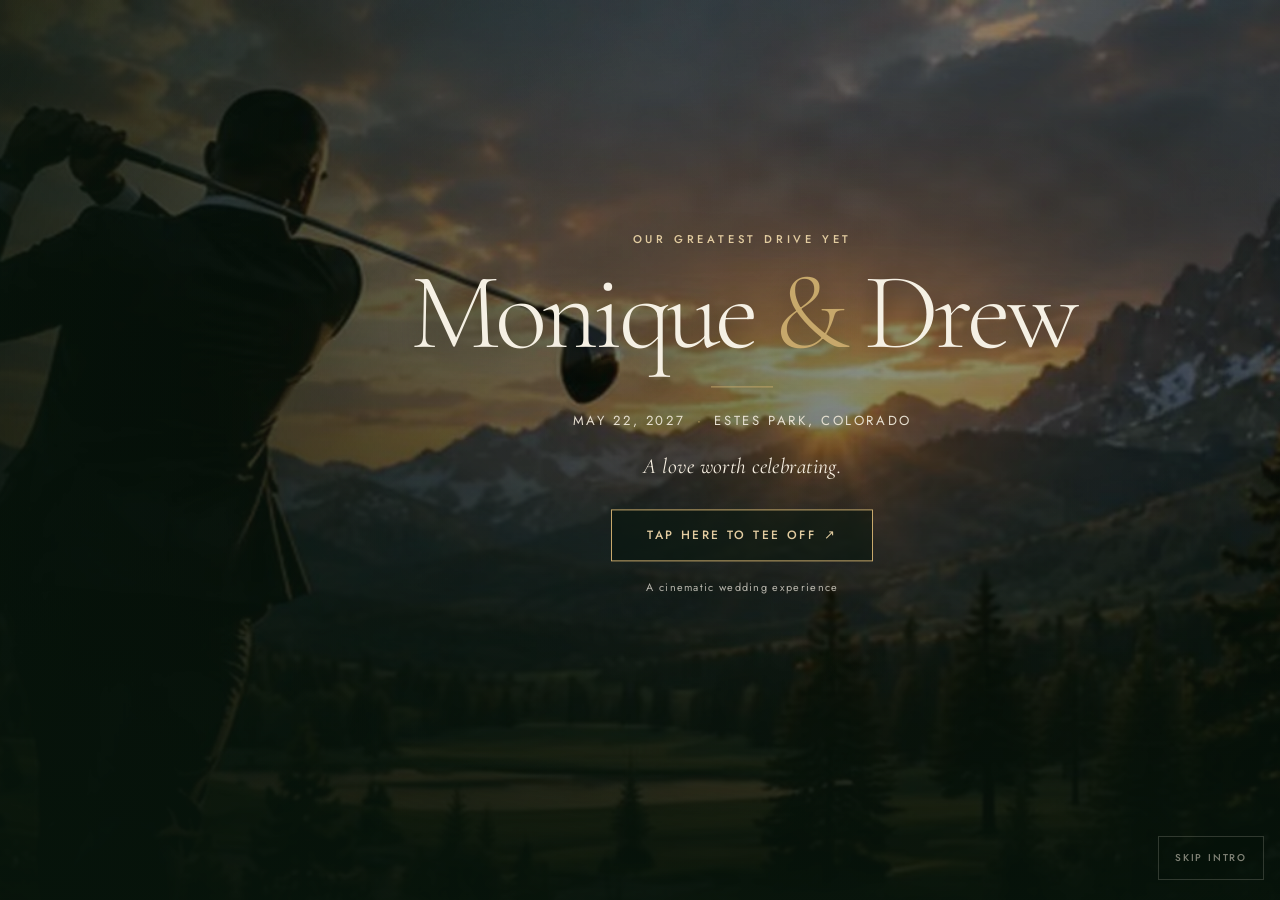
<file: index.html>
<!doctype html> <html lang=en> <head> <meta charset=utf-8> <meta name=viewport content="width=device-width,initial-scale=1,viewport-fit=cover"> <meta name=theme-color content=#07140B> <title>Drew &amp; Monique — Tee Off</title> <meta name=description content="Tee off into our greatest adventure yet. May 22, 2027 · Estes Park, Colorado."> <link rel=canonical href=https://mo-drew.com/> <meta property=og:url content=https://mo-drew.com/> <meta property=og:type content=website> <meta property=og:title content="Drew &amp; Monique — Tee Off"> <meta property=og:description content="Tee off into our greatest adventure yet. May 22, 2027 · Estes Park, Colorado."> <meta property=og:image content=https://mo-drew.com/assets/og-card-1200.jpg> <meta property=og:image:width content=1200> <meta property=og:image:height content=630> <meta property=og:image:alt content="A tuxedoed golfer on an alpine course at golden hour, framed by the Rocky Mountains."> <meta name=twitter:card content=summary_large_image> <meta name=twitter:title content="Drew &amp; Monique — Tee Off"> <meta name=twitter:description content="Tee off into our greatest adventure yet. May 22, 2027 · Estes Park, Colorado."> <meta name=twitter:image content=https://mo-drew.com/assets/og-card-1200.jpg> <link rel=icon href="data:image/svg+xml,%3Csvg xmlns='http://www.w3.org/2000/svg' viewBox='0 0 64 64'%3E%3Crect width='64' height='64' fill='%2307140B'/%3E%3Ctext x='32' y='46' text-anchor='middle' font-family='Georgia,serif' font-size='42' fill='%23C7A86B'%3E%26%3C/text%3E%3C/svg%3E"> <link rel=preload as=font type=font/woff2 href=assets/fonts/cormorant-garamond-300.woff2 crossorigin> <link rel=preload as=font type=font/woff2 href=assets/fonts/jost-500.woff2 crossorigin> <link rel=preload as=image imagesrcset="assets/hero-desktop-1280.avif 1280w, assets/hero-desktop-1920.avif 1920w, assets/hero-desktop-2560.avif 2560w, assets/hero-desktop-3840.avif 3840w" imagesizes=100vw media="(min-width: 768px)" type=image/avif fetchpriority=high> <link rel=preload as=image imagesrcset="assets/hero-mobile-1080.avif 1080w, assets/hero-mobile-1440.avif 1440w, assets/hero-mobile-2160.avif 2160w" imagesizes=100vw media="(max-width: 767px)" type=image/avif fetchpriority=high> <style>:root{--forest-950: #07140B;--forest-900: #0B1A13;--forest-800: #10271D;--forest-700: #173529;--ink: #14271F;--ivory: #F5F0E4;--ivory-warm: #F7F0E2;--ivory-dim: #E6DFD0;--gold: #C7A86B;--gold-light: #E2CCA0;--gold-deep: #A8863F;--scrim-hero: linear-gradient(180deg, rgba(7,20,11,.28) 0%, rgba(7,20,11,.5) 52%, rgba(7,20,11,.9) 100%);--scrim-side: linear-gradient(90deg, rgba(7,20,11,.72) 0%, rgba(7,20,11,.2) 46%, rgba(7,20,11,0) 70%);--scrim-invite: linear-gradient(180deg, rgba(10,26,18,.42) 0%, rgba(10,26,18,.8) 100%);--ease-out-expo: cubic-bezier(.16, 1, .3, 1);--ease-shatter: cubic-bezier(.2, .8, .2, 1);--ease-soft: cubic-bezier(.4, 0, .2, 1);--content-max: 760px;--gutter: clamp(1.25rem, 5vw, 4rem);--radius: 0;--font-display: "Cormorant Garamond", Georgia, "Times New Roman", serif;--font-ui: "Jost", "Helvetica Neue", Arial, sans-serif;--impact-x: 62%;--impact-y: 38%;--ball-ox: .3;--ball-oy: .09;--art-pos: center 42%;--shard-art: url(assets/hero-desktop-1920.webp)}@font-face{font-family:Cormorant Garamond;src:url(assets/fonts/cormorant-garamond-300.woff2) format("woff2");font-weight:300;font-style:normal;font-display:swap}@font-face{font-family:Cormorant Garamond;src:url(assets/fonts/cormorant-garamond-400-italic.woff2) format("woff2");font-weight:400;font-style:italic;font-display:swap}@font-face{font-family:Jost;src:url(assets/fonts/jost-400.woff2) format("woff2");font-weight:400;font-style:normal;font-display:swap}@font-face{font-family:Jost;src:url(assets/fonts/jost-500.woff2) format("woff2");font-weight:500;font-style:normal;font-display:swap}*,*:before,*:after{box-sizing:border-box}html,body{margin:0;width:100%;min-height:100%;overflow-x:hidden;background:var(--forest-950);color:var(--ivory);font-family:var(--font-ui);-webkit-font-smoothing:antialiased;text-rendering:optimizeLegibility;overscroll-behavior:none}body{min-height:100vh;min-height:100svh}::selection{background:var(--gold);color:var(--forest-950)}.sr-only{position:absolute!important;width:1px;height:1px;padding:0;margin:-1px;overflow:hidden;clip:rect(0 0 0 0);white-space:nowrap;border:0}.stage{position:relative;width:100%;height:100vh;height:100svh;min-height:100vh;min-height:100svh;overflow:hidden;isolation:isolate;background:var(--forest-950)}.eyebrow{margin:0;font-family:var(--font-ui);font-weight:500;font-size:.7rem;line-height:1.6;letter-spacing:.34em;text-transform:uppercase;color:var(--gold-light);text-wrap:balance}.meta{margin:0;font-family:var(--font-ui);font-weight:400;font-size:clamp(.72rem,1.4vw,.82rem);line-height:1.9;letter-spacing:.2em;text-transform:uppercase;color:var(--ivory-dim)}.dot{padding:0 .35em;color:var(--gold)}.tagline{margin:0;font-family:var(--font-display);font-weight:400;font-style:italic;font-size:clamp(1rem,2vw,1.35rem);line-height:1.5;letter-spacing:.02em;color:var(--ivory-warm)}.rule{width:62px;height:1px;margin:1.35rem auto;background:var(--gold);border:0;opacity:.85}.amp{color:var(--gold);font-style:normal}.btn{position:relative;display:inline-flex;align-items:center;justify-content:center;gap:.65em;min-height:52px;padding:1rem 2.2rem;border:1px solid var(--gold);border-radius:var(--radius);background:#07140b8c;color:var(--gold-light);font-family:var(--font-ui);font-weight:500;font-size:.75rem;line-height:1;letter-spacing:.2em;text-transform:uppercase;text-decoration:none;cursor:pointer;overflow:hidden;transition:background .25s var(--ease-soft),color .25s var(--ease-soft),transform .25s var(--ease-soft)}.btn:hover{background:var(--gold);color:var(--forest-950)}.btn:active{transform:translateY(1px)}.btn:focus-visible,.skip:focus-visible,.replay:focus-visible{outline:2px solid var(--gold-light);outline-offset:4px}.btn span[aria-hidden=true]{font-size:1.05em;line-height:0}.hero{position:absolute;inset:0;z-index:2;overflow:hidden;background:var(--forest-950);transition:opacity .4s var(--ease-soft),visibility 0s}.hero-art{position:absolute;inset:0;z-index:1;transform-origin:var(--impact-x) var(--impact-y);will-change:transform}.hero-art picture,.hero-art img{display:block;width:100%;height:100%}.hero-art img{object-fit:cover;object-position:var(--art-pos)}.scrim{position:absolute;inset:0;pointer-events:none}.scrim-side{z-index:2;background:var(--scrim-side)}.scrim-hero{z-index:3;background:var(--scrim-hero)}.vignette{position:absolute;inset:0;z-index:2;pointer-events:none;background:radial-gradient(ellipse at 55% 46%,#030a0600 30%,#030a069e);opacity:.72}.grain{position:absolute;inset:0;z-index:4;pointer-events:none;background-image:url(assets/grain-256.png);background-size:256px 256px;opacity:.06;mix-blend-mode:overlay}.hero-copy{position:absolute;left:50%;top:46%;z-index:5;width:min(92vw,var(--content-max));padding:0 1rem;text-align:center;transform:translate(-50%,-50%)}.hero-copy-inner{text-shadow:0 4px 30px rgba(0,0,0,.55)}h1{margin:.7rem 0 0;font-family:var(--font-display);font-weight:300;font-size:clamp(3rem,9vw,6.8rem);line-height:.96;letter-spacing:-.045em;color:var(--ivory);text-wrap:balance}.hero .meta{margin-top:0}.hero .tagline{margin-top:1rem}.hero .btn{margin-top:1.7rem}.small-note{margin:1.1rem 0 0;font-family:var(--font-ui);font-weight:400;font-size:.68rem;line-height:1.6;letter-spacing:.12em;color:#f5f0e4b8}.skip{position:absolute;right:max(1rem,env(safe-area-inset-right));bottom:max(1.25rem,env(safe-area-inset-bottom));z-index:10;min-width:44px;min-height:44px;padding:.7rem 1rem;border:1px solid rgba(245,240,228,.32);border-radius:var(--radius);background:#07140b6b;color:var(--ivory-dim);font-family:var(--font-ui);font-weight:500;font-size:.62rem;line-height:1;letter-spacing:.18em;text-transform:uppercase;cursor:pointer;transition:opacity .2s var(--ease-soft),border-color .2s var(--ease-soft),color .2s var(--ease-soft)}.skip:hover{border-color:var(--gold);color:var(--gold-light)}.skip[aria-disabled=true]{opacity:.55;cursor:default}.ball{position:absolute;left:var(--impact-x);top:var(--impact-y);z-index:6;width:clamp(56px,8vw,120px);aspect-ratio:1;margin:0;transform:translate(-50%,-50%);pointer-events:none}.ball-arc,.ball-spin,.ball-body{display:block;width:100%;height:100%}.ball-spin{transform-origin:50% 50%;filter:drop-shadow(0 0 14px rgba(255,230,180,.28))}.ball-body{transform-origin:50% 50%;opacity:0;filter:blur(0)}.ball picture,.ball img{display:block;width:100%;height:100%;object-fit:contain}.streak{position:absolute;top:50%;left:82%;width:150%;height:2px;background:linear-gradient(90deg,#fff0,#fff8e6bf,#fff0);border-radius:99px;filter:blur(2px);opacity:0;transform-origin:0% 50%}.streak.s1{transform:rotate(12deg) translateY(-10%)}.streak.s2{transform:rotate(18deg) translateY(40%);width:120%;--sd:70ms}.streak.s3{transform:rotate(7deg) translateY(-55%);width:95%;--sd:140ms}.dust{position:absolute;left:calc(var(--impact-x) + var(--ball-ox) * 100vw);top:47%;z-index:5;width:clamp(48px,8vw,110px);aspect-ratio:1.8;border-radius:50%;background:radial-gradient(ellipse,#e2cca057,#e2cca01f 42%,#e2cca000 72%);opacity:0;pointer-events:none;transform:translate(-50%,-50%) scale(.4);filter:blur(3px)}.cracks{position:absolute;inset:0;z-index:7;width:100%;height:100%;opacity:0;pointer-events:none;mix-blend-mode:screen;filter:drop-shadow(0 0 3px rgba(255,245,220,.45))}.cracks-mobile{display:none}.cracks path{fill:none;stroke-linecap:round;stroke-linejoin:round;stroke-dasharray:1;stroke-dashoffset:1}.cracks .w1{stroke-width:1.1}.cracks .w2{stroke-width:1.7}.cracks .w3{stroke-width:2.4}.shard-field{position:absolute;inset:0;z-index:8;display:none;visibility:hidden;pointer-events:none;overflow:hidden}.shard{position:absolute;inset:0;background-image:var(--shard-art);background-size:cover;background-position:var(--art-pos)}.flash{position:absolute;inset:0;z-index:9;pointer-events:none;opacity:0;background:radial-gradient(circle at var(--impact-x) var(--impact-y),rgba(255,252,240,.98) 0%,rgba(255,244,214,.75) 16%,rgba(255,244,214,.28) 38%,rgba(255,244,214,0) 68%)}.invite{position:absolute;inset:0;z-index:1;display:grid;place-items:center;overflow:hidden;padding:clamp(1.5rem,6vw,4rem);padding-bottom:max(clamp(1.5rem,6vw,4rem),env(safe-area-inset-bottom));background:var(--forest-950)}.invite-backdrop{position:absolute;inset:0;z-index:0}.invite-backdrop picture,.invite-backdrop img{display:block;width:100%;height:100%}.invite-backdrop img{object-fit:cover;object-position:center;transform:scale(1.04);will-change:transform}.invite-scrim{position:absolute;inset:0;z-index:1;pointer-events:none;background:var(--scrim-invite)}.invite-scrim:before{content:"";position:absolute;inset:0;background:radial-gradient(ellipse at 50% 48%,#07140b70,#07140b2e 46%,#07140b00 76%)}.invite-grain{z-index:2;opacity:.07}.invite-frame{position:absolute;inset:clamp(10px,1.6vw,18px);z-index:3;border:1px solid var(--gold);pointer-events:none;opacity:0}.invite-content{position:relative;z-index:4;width:100%;max-width:700px;margin:0 auto;text-align:center;text-shadow:0 3px 25px rgba(0,0,0,.5)}h2{margin:.8rem 0 0;font-family:var(--font-display);font-weight:300;font-size:clamp(2.8rem,8vw,6rem);line-height:.96;letter-spacing:-.03em;color:var(--ivory);text-wrap:balance}h2:focus{outline:none}.invite .meta{margin-top:0}.invite .tagline{margin-top:1rem}.invite .btn{margin-top:1.8rem}.invite .line{display:inline}.replay{display:flex;align-items:center;justify-content:center;min-height:44px;margin:.9rem auto 0;padding:.5rem .75rem;border:0;border-bottom:1px solid rgba(245,240,228,.28);border-radius:0;background:transparent;color:#f5f0e4c7;font-family:var(--font-ui);font-weight:400;font-size:.66rem;line-height:1;letter-spacing:.16em;text-transform:uppercase;cursor:pointer;transition:color .2s var(--ease-soft),border-color .2s var(--ease-soft)}.replay:hover{color:var(--gold-light);border-color:var(--gold)}.guard{max-width:30rem;margin:1rem auto 0;padding:.75rem 1rem;border:1px solid rgba(199,168,107,.45);background:#07140bb3;color:var(--gold-light);font-family:var(--font-ui);font-size:.7rem;line-height:1.6;letter-spacing:.06em;text-align:center;text-shadow:none}.guard:focus{outline:none}[hidden]{display:none!important}.invite .reveal{opacity:0;transform:translateY(10px)}.is-playing .invite .reveal{animation:inviteUp .42s var(--ease-out-expo) var(--d, 2.15s) both}.is-playing .invite-backdrop img{animation:inviteSettle .45s var(--ease-out-expo) 2.05s both}.is-playing .invite-frame{animation:frameIn .45s var(--ease-soft) 2.05s both}.is-playing .hero-copy-inner{animation:copyOut .22s var(--ease-soft) both}.is-playing .hero-art{animation:cameraPush 1.4s var(--ease-out-expo) both}.is-playing .vignette{animation:vignetteIn 1.4s var(--ease-out-expo) both}.is-playing .ball{animation:ballTravel 1.18s cubic-bezier(.35,.05,.66,.4) .12s both}.is-playing .ball-arc{animation:ballArc 1.18s cubic-bezier(.37,0,.63,1) .12s both}.is-playing .ball-spin{animation:ballSpin 1.25s linear .12s both}.is-playing .ball-body{animation:ballSurface 1.25s linear .12s both}.is-playing .streak{animation:streak 1.05s linear calc(.2s + var(--sd, 0ms)) both}.is-playing .dust{animation:dustPuff .42s var(--ease-soft) .12s both}.is-playing .cracks{animation:cracksShow .08s linear 1.3s both}.is-playing .cracks path{animation:crackDraw var(--t, .16s) linear calc(1.3s + var(--d, 0ms)) both}.is-playing .flash{animation:flash .22s linear 1.25s both}.is-playing .shard-field{display:block}.is-shatter .shard-field{visibility:visible}.is-playing .shard{animation:shatterShard var(--dur, 1.15s) var(--ease-shatter) calc(1.45s + var(--delay, 0ms)) both}.is-playing #teeOff{pointer-events:none}.is-playing #teeOff:after{animation:ripple .55s var(--ease-out-expo) both}#teeOff:after{content:"";position:absolute;inset:-60%;background:radial-gradient(circle,#e2cca08c,#e2cca026 38%,#e2cca000 66%);opacity:0;transform:scale(.2);pointer-events:none}.is-impact .hero{animation:shake .16s linear 1.25s both}.is-impact .hero-art img{animation:chroma .14s linear 1.25s both}.is-shatter .hero-art,.is-shatter .hero-copy-inner{visibility:hidden}.is-shatter .hero{background:transparent}.is-shatter .vignette,.is-shatter .scrim,.is-shatter .grain{opacity:0;transition:opacity .28s var(--ease-soft)}.is-shatter .vignette{animation:none}.is-shatter .cracks{animation:crackOut .38s linear .08s both}.is-revealed .hero{opacity:0;visibility:hidden;transition:opacity .4s var(--ease-soft),visibility 0s .4s}.is-revealed .skip{opacity:0;pointer-events:none}.is-revealed .invite .reveal{animation:none!important;opacity:1;transform:none}.is-revealed .invite-frame{opacity:1}.is-revealed .invite-backdrop img{transform:none}.is-instant .hero,.is-instant .invite-backdrop img,.is-instant .invite .reveal{transition:none!important;animation:none!important}.is-instant .invite .reveal{opacity:1;transform:none}.is-reduced-intro .hero{transition:opacity .2s linear,visibility 0s .2s!important}.is-done .cracks,.is-done .shard-field{display:none}.is-skipping .hero-art{animation:none;transform:scale(1.04) translateY(-4px)}@keyframes copyOut{to{opacity:0;transform:translateY(-8px)}}@keyframes cameraPush{0%{transform:scale(1) translateY(0)}to{transform:scale(1.06) translateY(-6px)}}@keyframes vignetteIn{0%{opacity:.72}to{opacity:.86}}@keyframes ballTravel{0%{transform:translate(-50%,-50%) translate3d(calc(var(--ball-ox) * 100vw),calc(var(--ball-oy) * 100vh),0)}to{transform:translate(-50%,-50%) translate3d(0,0,0)}}@keyframes ballArc{0%,to{transform:translate3d(0,0,0)}54%{transform:translate3d(0,-1.3vh,0)}}@keyframes ballSpin{0%{transform:rotate(7deg) scale(.035);animation-timing-function:cubic-bezier(.35,.05,.66,.4)}94.5%{transform:rotate(-7deg) scale(1);animation-timing-function:linear}96%{transform:rotate(-7deg) scale(1.06)}98.5%{transform:rotate(-7deg) scale(1.12)}to{transform:rotate(-7deg) scale(1.16)}}@keyframes ballSurface{0%{opacity:0;filter:blur(4.5px)}6%{opacity:1;filter:blur(4.2px)}18%{filter:blur(3.6px)}30%{filter:blur(2.9px)}42%{filter:blur(2.2px)}54%{filter:blur(1.5px)}66%{filter:blur(1.05px)}76%{filter:blur(.7px)}84%{filter:blur(.45px)}90%{filter:blur(.24px)}93%{filter:blur(.1px)}94.5%,98%{opacity:1;filter:blur(0)}to{opacity:0;filter:blur(0)}}@keyframes streak{0%,28%{opacity:0;scale:.4 1}44%{opacity:.25;scale:.62 1}62%{opacity:.55;scale:1 1}78%{opacity:.8;scale:1.45 1}88%{opacity:.42;scale:1.7 1}to{opacity:0;scale:2 1}}@keyframes dustPuff{0%{opacity:0;transform:translate(-50%,-50%) scale(.4)}35%{opacity:.75}to{opacity:0;transform:translate(-50%,-50%) scale(1.25)}}@keyframes cracksShow{to{opacity:1}}@keyframes crackDraw{to{stroke-dashoffset:0}}@keyframes flash{0%{opacity:0}18%{opacity:.85}62%{opacity:.25}to{opacity:0}}@keyframes crackOut{0%{opacity:1}to{opacity:0}}@keyframes shatterShard{0%{transform:translateZ(0) rotate(0) scale(1);opacity:1}18%{opacity:1}to{transform:translate3d(calc(var(--dx) * 100vw),calc(var(--dy) * 100vh),0) rotate(var(--rot)) scale(var(--scale));opacity:0}}@keyframes shake{0%,to{transform:translateZ(0)}20%{transform:translate3d(-3px,1px,0)}40%{transform:translate3d(3px,-1px,0)}60%{transform:translate3d(-2px,0,0)}80%{transform:translate3d(2px,0,0)}}@keyframes chroma{0%,to{filter:none}28%{filter:drop-shadow(2px 0 rgba(255,70,70,.42)) drop-shadow(-2px 0 rgba(70,255,255,.42))}62%{filter:drop-shadow(1px 0 rgba(255,70,70,.3)) drop-shadow(-1px 0 rgba(70,255,255,.3))}}@keyframes ripple{0%{opacity:.8;transform:scale(.2)}to{opacity:0;transform:scale(1.8)}}@keyframes inviteSettle{0%{transform:scale(1.04)}to{transform:scale(1)}}@keyframes frameIn{0%{opacity:0}to{opacity:1}}@keyframes inviteUp{0%{opacity:0;transform:translateY(10px)}to{opacity:1;transform:translateY(0)}}@media(min-width:1024px){.hero-copy{left:58%}}@media(max-width:767px){:root{--impact-x: 52%;--impact-y: 36%;--ball-ox: .24;--ball-oy: .08;--art-pos: center 42%;--shard-art: url(assets/hero-mobile-1080.webp)}.hero-copy{top:38%}.hero-copy-inner{padding-bottom:0}.cracks-desktop{display:none}.cracks-mobile,.invite .line{display:block}.invite .line+.line{margin-top:.05em}.skip{right:max(.85rem,env(safe-area-inset-right))}.ball{width:clamp(46px,12vw,86px)}.dust{left:28%;top:44%}}@media(max-width:380px){h1{font-size:2.9rem}.meta{letter-spacing:.12em}.hero .btn,.invite .btn{width:100%;padding-left:1rem;padding-right:1rem}.hero-copy{width:94vw}.invite{padding-left:1.25rem;padding-right:1.25rem}}@media(max-width:767px)and (max-height:700px){.hero-copy{top:35%}h1{font-size:clamp(2.6rem,11vw,4rem)}.hero .btn{margin-top:1.2rem}.small-note{margin-top:.7rem}}@media(min-width:768px) and (max-width:1024px) and (orientation:portrait){:root{--art-pos:18% 42%}}@media(min-width:1440px){.hero-art img,.shard{object-position:center 42%;background-position:center 42%}}@media(hover:none){.btn:hover{background:#07140b8c;color:var(--gold-light)}.skip:hover{border-color:#f5f0e452;color:var(--ivory-dim)}}@media(prefers-reduced-motion:reduce){.skip{display:none!important}.hero{transition-duration:.2s}.is-playing .invite .reveal,.is-playing .invite-backdrop img,.is-playing .invite-frame{animation:none!important;opacity:1;transform:none}}.exit-fade{position:fixed;inset:0;z-index:9999;background:var(--forest-950);opacity:0;pointer-events:none;transition:opacity .38s var(--ease-soft);will-change:opacity}html.is-leaving .exit-fade{opacity:1}@media(prefers-reduced-motion:reduce){.exit-fade{transition-duration:.01s}}
</style> </head> <body> <noscript> <style> .hero { display: none !important; }
    .invite { position: relative; min-height: 100vh; min-height: 100svh; }
    .invite .reveal { opacity: 1 !important; transform: none !important; animation: none !important; }
    .invite-frame { opacity: 1 !important; }
    .guard { display: none !important; } </style> </noscript> <main class=stage id=stage> <section class=hero id=hero aria-label="Drew and Monique wedding intro"> <div class=hero-art id=heroArt> <picture> <source media="(max-width: 767px)" type=image/avif srcset="assets/hero-mobile-1080.avif 1080w, assets/hero-mobile-1440.avif 1440w, assets/hero-mobile-2160.avif 2160w" sizes=100vw> <source media="(max-width: 767px)" type=image/webp srcset="assets/hero-mobile-1080.webp 1080w, assets/hero-mobile-1440.webp 1440w, assets/hero-mobile-2160.webp 2160w" sizes=100vw> <source media="(max-width: 767px)" srcset="assets/hero-mobile-1080.jpg 1080w, assets/hero-mobile-1440.jpg 1440w, assets/hero-mobile-2160.jpg 2160w" sizes=100vw> <source type=image/avif srcset="assets/hero-desktop-1280.avif 1280w, assets/hero-desktop-1920.avif 1920w, assets/hero-desktop-2560.avif 2560w, assets/hero-desktop-3840.avif 3840w" sizes=100vw> <source type=image/webp srcset="assets/hero-desktop-1280.webp 1280w, assets/hero-desktop-1920.webp 1920w, assets/hero-desktop-2560.webp 2560w, assets/hero-desktop-3840.webp 3840w" sizes=100vw> <img src=assets/hero-desktop-1920.jpg srcset="assets/hero-desktop-1280.jpg 1280w, assets/hero-desktop-1920.jpg 1920w, assets/hero-desktop-2560.jpg 2560w, assets/hero-desktop-3840.jpg 3840w" sizes=100vw alt="" aria-hidden=true fetchpriority=high width=3840 height=2160> </picture> </div> <div class=vignette aria-hidden=true></div> <div class="scrim scrim-side" aria-hidden=true></div> <div class="scrim scrim-hero" aria-hidden=true></div> <div class=grain aria-hidden=true></div> <div class=hero-copy> <div class=hero-copy-inner id=heroCopy> <p class=eyebrow>Our greatest drive yet</p> <h1>Monique <span class=amp>&amp;</span> Drew</h1> <div class=rule aria-hidden=true></div> <p class=meta>May 22, 2027 <span class=dot>·</span> Estes Park, Colorado</p> <p class=tagline>A love worth celebrating.</p> <button class=btn id=teeOff type=button>Tap Here to Tee Off <span aria-hidden=true>↗</span></button> <p class=small-note>A cinematic wedding experience</p> </div> </div> <div class=ball id=ball aria-hidden=true><span class=ball-arc><span class=ball-spin><span class=ball-body> <span class="streak s1"></span><span class="streak s2"></span><span class="streak s3"></span> <picture> <source type=image/webp srcset="assets/ball-800.webp 800w, assets/ball-1600.webp 1600w" sizes="(max-width: 767px) 86px, 120px"> <img src=assets/ball-800.png alt="" width=800 height=800 decoding=async fetchpriority=low> </picture> </span></span></span></div> <div class=dust aria-hidden=true></div> <svg class=cracks viewBox="0 0 1000 1000" preserveAspectRatio=none aria-hidden=true> <g class=cracks-desktop><g class=primary stroke=#fff8ea opacity=.94><path class=w3 d="M620 380 L708 414 L814 445 L917 476 L1010 517 L1085 555 L1128 580" style=--d:18ms;--t:147ms /><path class=w2 d="M620 380 L714 531 L781 632 L856 748 L942 844 L1107 977" style=--d:9ms;--t:143ms /><path class=w3 d="M620 380 L616 477 L603 542 L586 616 L573 702 L565 769 L544 847" style=--d:39ms;--t:185ms /><path class=w3 d="M620 380 L520 501 L452 591 L355 708 L297 805 L225 953 L176 1027" style=--d:52ms;--t:157ms /><path class=w3 d="M620 380 L512 382 L423 391 L312 384 L239 391 L120 396" style=--d:26ms;--t:167ms /><path class=w3 d="M620 380 L513 226 L418 31 L333 -189 L255 -372" style=--d:56ms;--t:205ms /><path class=w2 d="M620 380 L604 310 L594 229 L596 141 L583 57 L575 -35 L576 -130" style=--d:33ms;--t:196ms /><path class=w2 d="M620 380 L718 321 L825 274 L1012 186 L1155 122" style=--d:58ms;--t:157ms /></g><g class=secondary stroke=#f3e6c8 opacity=.8><path class=w1 d="M814 445 L917 383 L1003 298" style=--d:43ms;--t:112ms /><path class=w2 d="M917 476 L936 497 L954 518 L976 536" style=--d:28ms;--t:157ms /><path class=w2 d="M1010 517 L1035 622 L1047 729" style=--d:47ms;--t:156ms /><path class=w2 d="M1085 555 L1105 593 L1133 627" style=--d:52ms;--t:140ms /><path class=w2 d="M781 632 L764 728 L743 823" style=--d:44ms;--t:173ms /><path class=w1 d="M856 748 L831 805 L806 862" style=--d:23ms;--t:160ms /><path class=w1 d="M942 844 L940 927 L930 1011" style=--d:26ms;--t:146ms /><path class=w1 d="M603 542 L630 595 L667 641" style=--d:27ms;--t:144ms /><path class=w1 d="M586 616 L599 653 L617 687 L628 725" style=--d:54ms;--t:143ms /><path class=w1 d="M573 702 L551 742 L528 782 L502 820" style=--d:41ms;--t:147ms /><path class=w2 d="M565 769 L619 815 L679 854" style=--d:56ms;--t:174ms /><path class=w2 d="M452 591 L463 672 L491 750 L536 820" style=--d:61ms;--t:147ms /><path class=w2 d="M355 708 L336 785 L314 862 L292 938" style=--d:80ms;--t:184ms /><path class=w1 d="M297 805 L324 883 L332 965 L329 1047" style=--d:78ms;--t:169ms /></g><g class=chips stroke=#fffaf0 opacity=.7><path class=w1 d="M635 412 L639 422" style=--d:36ms;--t:166ms /><path class=w1 d="M667 382 L677 384" style=--d:30ms;--t:109ms /><path class=w1 d="M580 367 L574 364" style=--d:10ms;--t:96ms /><path class=w1 d="M567 411 L558 416" style=--d:27ms;--t:114ms /><path class=w2 d="M591 328 L577 315" style=--d:27ms;--t:167ms /><path class=w2 d="M673 360 L688 359" style=--d:44ms;--t:146ms /><path class=w1 d="M647 422 L654 431" style=--d:37ms;--t:127ms /><path class=w2 d="M598 356 L588 339" style=--d:49ms;--t:144ms /><path class=w2 d="M560 383 L542 384" style=--d:48ms;--t:105ms /><path class=w2 d="M662 359 L668 357" style=--d:33ms;--t:150ms /><path class=w1 d="M565 412 L560 416" style=--d:9ms;--t:111ms /><path class=w1 d="M641 325 L641 317" style=--d:35ms;--t:118ms /><path class=w1 d="M597 376 L585 373" style=--d:36ms;--t:111ms /><path class=w1 d="M593 384 L574 392" style=--d:5ms;--t:158ms /><path class=w1 d="M631 315 L638 299" style=--d:14ms;--t:120ms /><path class=w2 d="M569 387 L561 389" style=--d:15ms;--t:140ms /><path class=w2 d="M579 418 L571 425" style=--d:15ms;--t:120ms /><path class=w1 d="M642 374 L667 375" style=--d:18ms;--t:141ms /><path class=w1 d="M636 422 L641 427" style=--d:23ms;--t:166ms /><path class=w1 d="M611 422 L604 445" style=--d:48ms;--t:123ms /></g></g><g class=cracks-mobile><g class=primary stroke=#fff8ea opacity=.94><path class=w3 d="M520 360 L706 380 L899 370 L1055 365 L1159 372" style=--d:4ms;--t:132ms /><path class=w3 d="M520 360 L635 434 L746 488 L848 526 L978 599 L1185 692" style=--d:53ms;--t:209ms /><path class=w2 d="M520 360 L524 464 L520 539 L508 651 L502 722 L504 819 L494 915" style=--d:53ms;--t:220ms /><path class=w3 d="M520 360 L463 427 L412 491 L367 555 L331 616 L307 674 L270 740" style=--d:5ms;--t:207ms /><path class=w3 d="M520 360 L328 377 L125 387 L-2 381 L-171 344" style=--d:68ms;--t:176ms /><path class=w3 d="M520 360 L460 277 L402 208 L333 135 L289 89 L231 42 L133 -22" style=--d:29ms;--t:149ms /><path class=w2 d="M520 360 L479 204 L440 62 L417 -128 L408 -245 L418 -504" style=--d:22ms;--t:142ms /><path class=w2 d="M520 360 L668 238 L809 152 L914 100 L1006 44 L1173 -41" style=--d:61ms;--t:195ms /></g><g class=secondary stroke=#f3e6c8 opacity=.8><path class=w3 d="M899 370 L928 405 L962 435" style=--d:46ms;--t:141ms /><path class=w2 d="M1055 365 L1103 335 L1155 312 L1205 283" style=--d:66ms;--t:170ms /><path class=w2 d="M746 488 L793 535 L846 574 L892 622" style=--d:25ms;--t:180ms /><path class=w2 d="M848 526 L910 598 L985 656" style=--d:64ms;--t:155ms /><path class=w2 d="M978 599 L1006 696 L1052 786" style=--d:80ms;--t:131ms /><path class=w2 d="M520 539 L607 627 L689 721" style=--d:48ms;--t:111ms /><path class=w3 d="M508 651 L458 705 L406 757 L342 795" style=--d:78ms;--t:113ms /><path class=w2 d="M502 722 L399 785 L297 847" style=--d:18ms;--t:115ms /><path class=w1 d="M504 819 L527 851 L551 881 L569 915" style=--d:80ms;--t:150ms /><path class=w1 d="M412 491 L358 483 L306 466 L252 458" style=--d:80ms;--t:153ms /><path class=w1 d="M367 555 L289 548 L212 535 L134 530" style=--d:80ms;--t:112ms /><path class=w1 d="M331 616 L338 701 L360 784" style=--d:45ms;--t:127ms /><path class=w2 d="M307 674 L219 711 L128 735" style=--d:44ms;--t:138ms /><path class=w1 d="M125 387 L71 433 L29 491" style=--d:47ms;--t:125ms /></g><g class=chips stroke=#fffaf0 opacity=.7><path class=w1 d="M580 356 L592 359" style=--d:5ms;--t:137ms /><path class=w1 d="M505 353 L482 345" style=--d:19ms;--t:127ms /><path class=w3 d="M475 331 L459 311" style=--d:0ms;--t:113ms /><path class=w2 d="M537 339 L541 332" style=--d:16ms;--t:165ms /><path class=w3 d="M477 383 L456 394" style=--d:32ms;--t:119ms /><path class=w1 d="M474 402 L469 410" style=--d:4ms;--t:162ms /><path class=w2 d="M474 378 L454 391" style=--d:4ms;--t:127ms /><path class=w2 d="M553 374 L575 380" style=--d:29ms;--t:115ms /><path class=w1 d="M573 355 L593 355" style=--d:24ms;--t:168ms /><path class=w1 d="M531 330 L533 321" style=--d:38ms;--t:128ms /><path class=w2 d="M561 367 L580 369" style=--d:25ms;--t:169ms /><path class=w1 d="M503 368 L482 379" style=--d:35ms;--t:102ms /><path class=w1 d="M531 327 L533 318" style=--d:12ms;--t:128ms /><path class=w2 d="M551 355 L565 349" style=--d:4ms;--t:157ms /><path class=w2 d="M494 333 L479 319" style=--d:49ms;--t:101ms /><path class=w1 d="M539 308 L546 285" style=--d:26ms;--t:123ms /><path class=w2 d="M549 406 L552 411" style=--d:22ms;--t:150ms /><path class=w2 d="M478 356 L471 353" style=--d:45ms;--t:118ms /><path class=w1 d="M518 425 L515 434" style=--d:9ms;--t:167ms /><path class=w1 d="M541 302 L548 293" style=--d:16ms;--t:169ms /></g></g> </svg> <div class=shard-field id=shardField aria-hidden=true></div> <div class=flash aria-hidden=true></div> <button class=skip id=skip type=button aria-label="Skip the intro animation" aria-disabled=true>Skip intro</button> </section> <section class=invite id=invite aria-labelledby=inviteHeading> <div class=invite-backdrop id=inviteBackdrop> <picture> <source type=image/avif srcset="assets/invite-backdrop-1920.avif 1920w, assets/invite-backdrop-2560.avif 2560w, assets/invite-backdrop-3840.avif 3840w" sizes=100vw> <source type=image/webp srcset="assets/invite-backdrop-1920.webp 1920w, assets/invite-backdrop-2560.webp 2560w, assets/invite-backdrop-3840.webp 3840w" sizes=100vw> <img src=assets/invite-backdrop-1920.jpg srcset="assets/invite-backdrop-1920.jpg 1920w, assets/invite-backdrop-2560.jpg 2560w, assets/invite-backdrop-3840.jpg 3840w" sizes=100vw alt="" aria-hidden=true loading=eager fetchpriority=low decoding=async width=3840 height=2160> </picture> </div> <div class=invite-scrim aria-hidden=true></div> <div class="grain invite-grain" aria-hidden=true></div> <div class=invite-frame aria-hidden=true></div> <div class=invite-content> <p class="eyebrow reveal" style=--d:2150ms>Together is a beautiful place to be</p> <h2 id=inviteHeading class=reveal tabindex=-1 style=--d:2220ms><span class=line>Monique <span class=amp>&amp;</span></span> <span class=line>Drew</span></h2> <div class="rule reveal" aria-hidden=true style=--d:2290ms></div> <p class="meta reveal" style=--d:2360ms>May 22, 2027 <span class=dot>·</span> Estes Park, Colorado</p> <p class="tagline reveal" style=--d:2430ms>A love worth celebrating.</p> <a id=enter class="btn reveal" style=--d:2500ms href=https://31b1a109-5cc3.minted.us target=_self rel=noopener aria-label="Enter our wedding site on Minted" data-cta=enter-minted>Enter Our Wedding <span aria-hidden=true>↗</span></a> <p class=guard id=guard role=alert tabindex=-1 hidden>Our wedding site isn’t linked yet. Add the Minted URL to MINTED_URL.</p> <button class="replay reveal" id=replay type=button style=--d:2570ms>Replay intro</button> </div> </section> <div class=sr-only id=live role=status aria-live=polite></div> </main> <script>(()=>{"use strict";var T;const _="https://31b1a109-5cc3.minted.us",w={desktop:[[[[66.01,31.26],[64.96,42.9],[57.14,44.96],[59.33,33.3]],-.06,.02,19,.89,9,951],[[[67.7,48.25],[64.96,42.9],[66.01,31.26],[67.24,28.88],[71.53,30.87],[73.91,46.02]],.08,.06,9,.94,14,1270],[[[56.12,46.54],[57.14,44.96],[64.96,42.9],[67.7,48.25],[64.64,59.84],[55.8,49.26]],.03,.13,28,.88,12,955],[[[55.6,24.17],[59.33,33.3],[57.14,44.96],[56.12,46.54],[47.17,28.51],[49.8,22.3]],-.1,-.13,-4,.8,14,1028],[[[67.24,28.88],[66.01,31.26],[59.33,33.3],[55.6,24.17],[64.7,16.41]],-.05,-.14,-29,.99,10,1369],[[[77.75,49.94],[73.91,46.02],[71.53,30.87],[79.13,22.85],[83.86,45.22]],.21,-.07,-3,.84,13,983],[[[65.49,65.43],[64.64,59.84],[67.7,48.25],[73.91,46.02],[77.75,49.94],[75.46,65.9]],.06,.21,11,.91,19,1175],[[[49.83,59.41],[55.8,49.26],[64.64,59.84],[65.49,65.43],[59.44,80.37]],.03,.23,-58,1.03,23,1218],[[[47.17,28.51],[56.12,46.54],[55.8,49.26],[49.83,59.41],[43.94,59.22],[42.47,32.45]],-.1,.03,-2,.87,18,1014],[[[65.7,8.68],[64.7,16.41],[55.6,24.17],[49.8,22.3],[49.71,17.2],[54.12,8.21],[62.27,.08]],-.1,-.24,-59,.82,23,1182],[[[79.15,22.73],[79.13,22.85],[71.53,30.87],[67.24,28.88],[64.7,16.41],[65.7,8.68],[73.28,8.81]],.17,-.22,27,1.04,19,1276],[[[96.13,25.33],[92.94,37.24],[87.68,46.41],[83.86,45.22],[79.13,22.85],[79.15,22.73],[86.26,16.5]],.33,-.14,2,.94,33,1285],[[[80.41,79.09],[75.46,65.9],[77.75,49.94],[83.86,45.22],[87.68,46.41],[92.18,64.91],[82.29,80.25]],.11,.2,54,1.02,33,1012],[[[59.36,84.45],[59.44,80.37],[65.49,65.43],[75.46,65.9],[80.41,79.09],[71.27,87.65],[63.01,93],[60.35,87.44]],.11,.64,18,1.08,44,1147],[[[38.89,65.94],[43.94,59.22],[49.83,59.41],[59.44,80.37],[59.36,84.45],[43.45,86.69]],-.17,.32,-5,.97,42,1287],[[[42.47,32.45],[43.94,59.22],[38.89,65.94],[27.65,63.85],[31.76,27.22]],-.38,.2,-37,1.07,31,1078],[[[36.57,0],[40.16,0],[42.12,1.61],[49.71,17.2],[49.8,22.3],[47.17,28.51],[42.47,32.45],[31.76,27.22],[31.64,26.95]],-.21,-.26,-31,.87,25,1233],[[[50.89,0],[62.27,0],[62.27,.08],[54.12,8.21]],-.11,-.27,-29,.9,32,1131],[[[62.27,0],[77.21,0],[73.28,8.81],[65.7,8.68],[62.27,.08]],.09,-.43,57,1.05,36,1360],[[[77.21,0],[85.81,0],[86.26,16.5],[79.15,22.73],[73.28,8.81]],.31,-.35,32,.81,29,1018],[[[100,22.24],[100,47.93],[92.94,37.24],[96.13,25.33]],.5,.01,-24,.99,36,1365],[[[100,67.91],[100,89.64],[83.19,83.71],[82.29,80.25],[92.18,64.91]],.38,.39,-8,.87,39,1156],[[[76.59,100],[63.49,100],[63.01,93],[71.27,87.65]],.15,.82,23,1.04,48,1004],[[[63.49,100],[51.12,100],[60.35,87.44],[63.01,93]],-.07,.63,21,.8,43,1225],[[[40,100],[22.42,100],[19.84,70.68],[27.65,63.85],[38.89,65.94],[43.45,86.69]],-.38,.54,-14,.95,42,1257],[[[31.64,26.95],[31.76,27.22],[27.65,63.85],[19.84,70.68],[15.93,67.08],[10.83,31],[17.26,21.95],[20.23,22.26]],-.38,.04,-42,.96,39,1080],[[[27.41,0],[36.57,0],[31.64,26.95],[20.23,22.26]],-.37,-.3,-14,1.09,41,1355],[[[40.16,0],[44.8,0],[42.12,1.61]],-.16,-.37,19,.81,41,1079],[[[87.02,0],[100,0],[100,7.63]],.45,-.53,8,.97,48,1368],[[[0,0],[15.53,0],[17.26,21.95],[10.83,31],[0,26.93]],-.78,-.29,-18,1.09,47,1182],[[[85.81,0],[87.02,0],[100,7.63],[100,22.24],[96.13,25.33],[86.26,16.5]],.33,-.3,39,1.03,36,1353],[[[22.42,100],[0,100],[0,73.07],[15.93,67.08],[19.84,70.68]],-.51,.39,8,1.05,54,969],[[[100,89.64],[100,100],[84.47,100],[83.19,83.71]],.26,.57,1,.98,55,1062],[[[44.8,0],[50.89,0],[54.12,8.21],[49.71,17.2],[42.12,1.61]],-.18,-.32,-51,1.05,27,1284],[[[51.12,100],[40,100],[43.45,86.69],[59.36,84.45],[60.35,87.44]],-.09,.61,-36,.92,52,1015],[[[10.83,31],[15.93,67.08],[0,73.07],[0,26.93]],-.52,.17,8,.84,50,1076],[[[100,47.93],[100,67.91],[92.18,64.91],[87.68,46.41],[92.94,37.24]],.53,.18,53,.88,36,1073],[[[15.53,0],[27.41,0],[20.23,22.26],[17.26,21.95]],-.57,-.42,20,.84,42,1190],[[[84.47,100],[76.59,100],[71.27,87.65],[80.41,79.09],[82.29,80.25],[83.19,83.71]],.28,.65,12,.82,44,1204]],mobile:[[[[59.9,28.3],[56.5,41.7],[41,36.5],[58.2,28.1]],-.05,.02,14,.96,7,951],[[[58.6,44.1],[56.5,41.7],[59.9,28.3],[66.4,27.8],[81,43],[77,46.2],[73.8,47.4]],.2,-.02,46,.79,14,1323],[[[33.4,37],[41,36.5],[56.5,41.7],[58.6,44.1],[42.9,48.6],[31.3,37.9]],-.11,.02,0,.78,16,1065],[[[58.2,28.1],[41,36.5],[33.4,37],[37.4,18.5],[37.6,18.5]],-.08,-.07,-35,1.08,17,1328],[[[100,21.6],[100,25.8],[86.3,41.5],[81,43],[66.4,27.8],[79,20.6],[88.1,19.9]],.26,-.12,-2,1.05,37,1059],[[[39,55.1],[42.9,48.6],[58.6,44.1],[73.8,47.4],[65.8,64.1]],.12,.21,-5,1.03,20,1066],[[[18.4,39.1],[31.3,37.9],[42.9,48.6],[39,55.1],[20.5,57.9],[16.4,45.7]],-.19,.19,3,.97,26,955],[[[37.4,18.5],[33.4,37],[31.3,37.9],[18.4,39.1],[11.6,35.4],[18.4,18.3],[27.7,15.8]],-.39,-.07,7,.96,26,1208],[[[79,20.6],[66.4,27.8],[59.9,28.3],[58.2,28.1],[37.6,18.5],[60.7,10.6]],.04,-.17,11,.98,25,1334],[[[100,25.8],[100,43.7],[86.3,41.5]],.5,-.06,20,1,35,1090],[[[100,56.6],[100,73.8],[71.4,74.8],[65.8,64.1],[73.8,47.4],[77,46.2]],.33,.25,50,1.1,38,1047],[[[20.5,57.9],[39,55.1],[65.8,64.1],[71.4,74.8],[65,78.6],[33.8,81.7],[4.5,71]],-.15,.56,-21,1.05,27,1290],[[[0,47.2],[0,35.1],[11.6,35.4],[18.4,39.1],[16.4,45.7]],-.6,.13,-19,.97,45,1297],[[[18.4,18.3],[11.6,35.4],[0,35.1],[0,16.7]],-.68,-.19,-35,1.06,44,1322],[[[26.5,0],[31,0],[61.2,8.9],[60.7,10.6],[37.6,18.5],[37.4,18.5],[27.7,15.8]],-.16,-.43,-58,.78,30,1062],[[[68.3,0],[81.2,0],[88.1,19.9],[79,20.6],[60.7,10.6],[61.2,8.9]],.31,-.39,-12,.89,29,1022],[[[0,0],[26.5,0],[27.7,15.8],[18.4,18.3],[0,16.7]],-.29,-.2,-49,.9,46,1108],[[[81.2,0],[100,0],[100,21.6],[88.1,19.9]],.56,-.32,48,1.06,39,983],[[[26.9,100],[0,100],[0,71.2],[4.5,71],[33.8,81.7]],-.54,.77,-25,.81,53,976],[[[100,73.8],[100,100],[73.1,100],[65,78.6],[71.4,74.8]],.23,.33,5,1.03,55,1374],[[[31,0],[68.3,0],[61.2,8.9]],.07,-.38,-2,1,35,1171],[[[73.1,100],[26.9,100],[33.8,81.7],[65,78.6]],-.04,.66,-56,.82,47,1019],[[[0,71.2],[0,47.2],[16.4,45.7],[20.5,57.9],[4.5,71]],-.4,.12,11,.92,38,1081],[[[100,43.7],[100,56.6],[77,46.2],[81,43],[86.3,41.5]],.57,.08,57,1.05,35,1009]]},s=document.getElementById("stage"),v=document.getElementById("hero"),p=document.getElementById("invite"),E=document.getElementById("inviteHeading"),b=document.getElementById("teeOff"),u=document.getElementById("skip"),D=document.getElementById("replay"),I=document.getElementById("enter"),L=document.getElementById("guard"),m=document.getElementById("shardField"),h=document.getElementById("live"),d=window.matchMedia("(prefers-reduced-motion: reduce)"),R=window.matchMedia("(min-width: 768px)"),y=[];let r=!1,o=!1,k=!1,A=0;const a=(e,t)=>{const l=window.setTimeout(e,t);return y.push(l),l},S=()=>{for(;y.length;)window.clearTimeout(y.pop());window.clearTimeout(A)},C=e=>{h.textContent="",window.setTimeout(()=>{h.textContent=e},30)},B=()=>{try{return window.sessionStorage.getItem("dm_intro_seen")==="1"}catch{return!1}},q=()=>{try{window.sessionStorage.setItem("dm_intro_seen","1")}catch{}},H=()=>{try{window.sessionStorage.removeItem("dm_intro_seen")}catch{}},c=(e,t)=>{t?(e.setAttribute("aria-hidden","true"),e.inert=!0):(e.removeAttribute("aria-hidden"),e.inert=!1)},M=()=>{if(k)return;k=!0;const e=document.createElement("link");e.rel="preconnect",e.href="https://31b1a109-5cc3.minted.us";const t=document.createElement("link");t.rel="dns-prefetch",t.href="//31b1a109-5cc3.minted.us",document.head.append(e,t)};function F(){const e=R.matches?w.desktop:w.mobile,t=document.createDocumentFragment();m.textContent="",e.forEach(l=>{const[g,z,G,J,K,Q,V]=l,n=document.createElement("div");n.className="shard",n.setAttribute("aria-hidden","true");const x=[];for(let f=0;f<g.length;f++)x.push(g[f][0]+"% "+g[f][1]+"%");n.style.clipPath="polygon("+x.join(",")+")",n.style.setProperty("--dx",z),n.style.setProperty("--dy",G),n.style.setProperty("--rot",J+"deg"),n.style.setProperty("--scale",K),n.style.setProperty("--delay",Q+"ms"),n.style.setProperty("--dur",V+"ms"),t.appendChild(n)}),m.appendChild(t)}function O(){r||(r=!0,o=!1,u.setAttribute("aria-disabled","true"),s.classList.remove("is-revealed","is-done","is-instant"),s.classList.add("is-playing"),F(),C("Playing the intro"),a(()=>{o=!0,u.setAttribute("aria-disabled","false")},300),a(()=>s.classList.add("is-impact"),1250),a(()=>s.classList.add("is-shatter"),1450),a(()=>i(!1,!1),2900))}function i(e,t){S(),r=!1,o=!1,t&&(s.classList.remove("is-playing","is-impact","is-shatter"),s.classList.add("is-instant")),e&&s.classList.add("is-skipping"),s.classList.add("is-revealed"),c(v,!0),c(p,!1),q(),M(),t||C("Invitation revealed"),t||a(()=>E.focus({preventScroll:!0}),e?420:30),A=window.setTimeout(()=>{s.classList.add("is-done"),m.textContent=""},t?0:e?420:80)}function N(){!r||!o||i(!0,!1)}function j(){S(),r=!1,o=!1,s.classList.remove("is-playing","is-impact","is-shatter","is-skipping","is-revealed","is-done","is-instant"),m.textContent="",u.setAttribute("aria-disabled","true"),c(v,!1),c(p,!0),h.textContent="",window.scrollTo(0,0),b.focus({preventScroll:!0})}function U(){H(),j(),d.matches&&(i(!0,!0),E.focus({preventScroll:!0}))}b.addEventListener("click",O),u.addEventListener("click",N),D.addEventListener("click",U),I.addEventListener("click",e=>{if(_.indexOf("REPLACE-ME")!==-1){e.preventDefault(),L.hidden=!1,I.setAttribute("aria-describedby","guard"),L.focus({preventScroll:!0});return}if(e.button!==0||e.metaKey||e.ctrlKey||e.shiftKey||e.altKey||I.dataset.leaving)return;I.dataset.leaving="1",e.preventDefault(),document.documentElement.classList.add("is-leaving"),window.setTimeout(()=>window.location.assign(_),d.matches?40:440)}),window.addEventListener("pageshow",()=>{delete I.dataset.leaving,document.documentElement.classList.remove("is-leaving")}),window.addEventListener("pageshow",e=>{(e.persisted||B())&&i(!0,!0)}),c(p,!0),document.querySelectorAll(".cracks path").forEach(e=>e.setAttribute("pathLength","1"));const P=()=>{document.querySelectorAll(".ball img, .invite-backdrop img").forEach(e=>{e.decode&&e.decode().catch(()=>{})})};"requestIdleCallback"in window?requestIdleCallback(P,{timeout:1200}):setTimeout(P,300),B()?i(!0,!0):d.matches&&(s.classList.add("is-reduced-intro"),i(!0,!0)),(T=d.addEventListener)==null||T.call(d,"change",e=>{e.matches&&r&&i(!0,!0)})})();
</script> <div class=exit-fade aria-hidden=true></div> </body> </html>
</file>
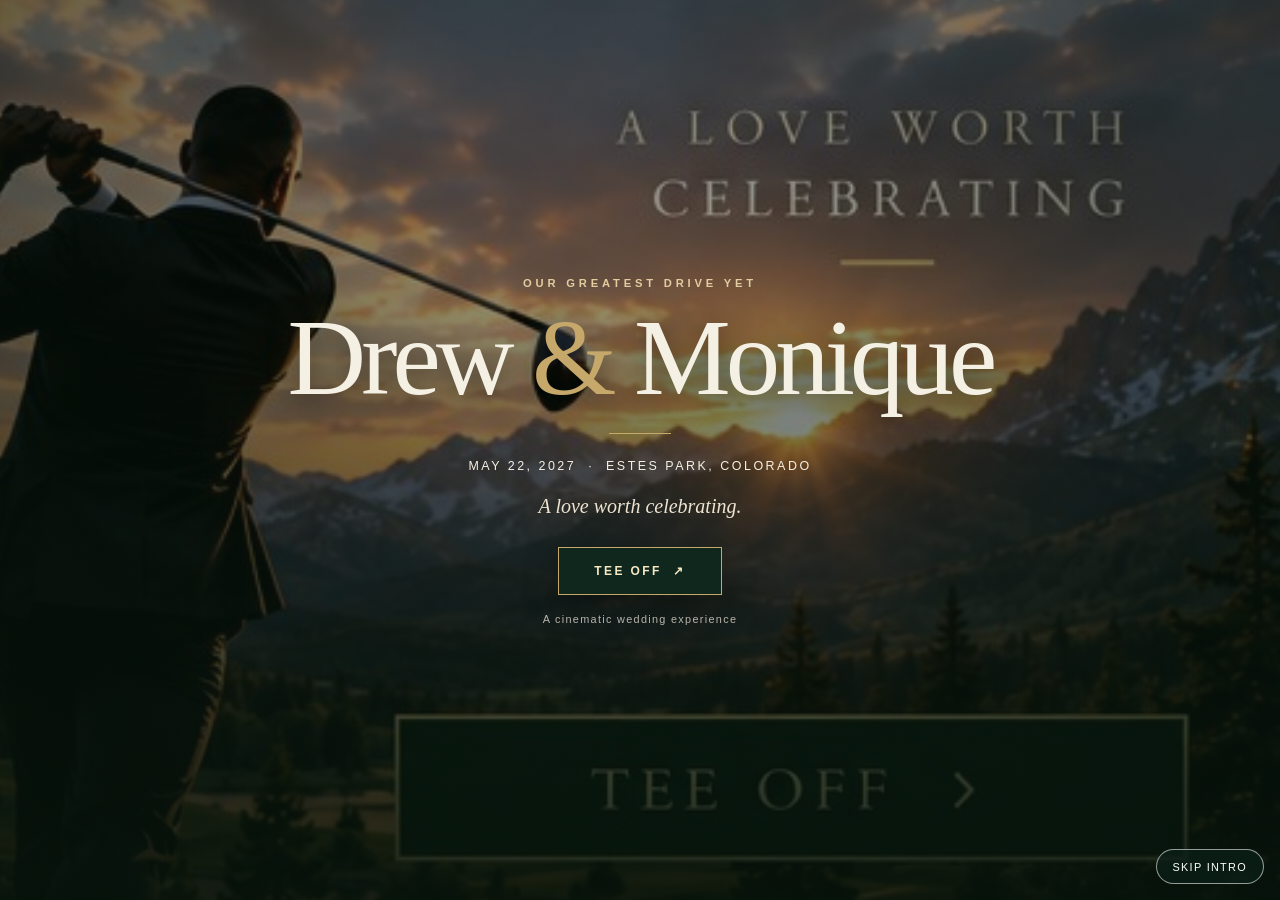
<file: inspo/index.html>
<!doctype html>
<html lang="en">
<head>
<meta charset="utf-8">
<meta name="viewport" content="width=device-width, initial-scale=1">
<meta name="theme-color" content="#10271d">
<title>Drew &amp; Monique — Tee Off</title>
<style>
:root{--forest:#10271d;--ivory:#f5f0e4;--gold:#c7a86b;--ink:#14271f}
*{box-sizing:border-box}html,body{margin:0;min-height:100%;font-family:Georgia,"Times New Roman",serif;background:var(--forest);color:var(--ivory)}
button,a{font:inherit}button{cursor:pointer}
.hero{position:relative;min-height:100svh;overflow:hidden;isolation:isolate;display:grid;place-items:center;background:#1b3026}
.hero-bg{position:absolute;inset:0;z-index:-3;background-image:linear-gradient(180deg,#07140b38,#07140bd9),url("golfer-mountain-poster.jpg");background-size:cover;background-position:center 42%;transform:scale(1.015)}
.vignette{position:absolute;inset:0;z-index:-2;background:radial-gradient(ellipse at center,transparent 25%,#06120b80 100%);pointer-events:none}
.intro-copy{width:min(92vw,760px);text-align:center;padding:2rem 1rem;transition:opacity .45s,transform .45s}
.eyebrow{font:600 .7rem/1.6 Arial,sans-serif;letter-spacing:.34em;text-transform:uppercase;color:#e2cca0}
h1{font-weight:400;font-size:clamp(3rem,9vw,6.8rem);line-height:.98;letter-spacing:-.045em;margin:.7rem 0 1rem;text-shadow:0 4px 28px #0008}
.rule{width:62px;height:1px;background:var(--gold);margin:1.35rem auto}
.meta{font: .78rem/1.9 Arial,sans-serif;letter-spacing:.2em;text-transform:uppercase}
.tagline{font-size:clamp(1rem,2vw,1.25rem);font-style:italic;color:#eee4d1;margin-top:1rem}
.btn{display:inline-block;margin-top:1.8rem;padding:1rem 2.2rem;border:1px solid var(--gold);background:var(--forest);color:#f7e8c4;text-decoration:none;text-transform:uppercase;letter-spacing:.2em;font:600 .75rem Arial,sans-serif;box-shadow:0 8px 35px #0005;transition:background .2s,color .2s,transform .2s}
.btn:hover{background:var(--gold);color:var(--forest);transform:translateY(-2px)}
.small-note{font: .68rem Arial,sans-serif;letter-spacing:.12em;color:#f5f0e4b8;margin-top:1.1rem}
.skip{position:absolute;z-index:12;right:1rem;bottom:1rem;border:1px solid #ffffff90;border-radius:99px;padding:.65rem 1rem;color:white;background:#0c2018b8;font: .68rem Arial,sans-serif;letter-spacing:.12em;text-transform:uppercase}
.ball{position:absolute;z-index:5;left:50%;top:68%;width:clamp(22px,4vw,46px);aspect-ratio:1;border-radius:50%;opacity:0;background:radial-gradient(circle at 30% 25%,#fff 0,#f5f4ed 36%,#bfc4bd 78%,#68736b 100%);box-shadow:inset -5px -5px 8px #59655a55,0 5px 25px #0008}
.ball:after{content:"";position:absolute;inset:6px;border-radius:50%;background:radial-gradient(circle,#b6bbb2 1px,transparent 1.7px);background-size:6px 6px;opacity:.5}
.cracks{position:absolute;inset:0;width:100%;height:100%;z-index:6;opacity:0;pointer-events:none}
.shards{position:absolute;inset:-10%;z-index:7;opacity:0;pointer-events:none;background:linear-gradient(125deg,transparent 35%,#ffffff4a 35.15%,transparent 35.6%),linear-gradient(55deg,transparent 48%,#ffffff40 48.2%,transparent 48.7%),linear-gradient(160deg,transparent 60%,#ffffff25 60.2%,transparent 60.6%)}
.playing .ball{animation:drive 1s cubic-bezier(.15,.7,.2,1) .45s forwards}
@keyframes drive{0%{opacity:1;transform:translate(-50%,-50%) scale(.6);top:70%}70%{opacity:1;transform:translate(-50%,-50%) scale(2.1);top:48%}100%{opacity:1;transform:translate(-50%,-50%) scale(4.2);top:48%}}
.playing .cracks{animation:crackShow .1s linear 1.42s forwards}
.playing .cracks path{stroke-dasharray:1600;stroke-dashoffset:1600;animation:draw .3s ease-out 1.43s forwards}
@keyframes crackShow{to{opacity:1}}@keyframes draw{to{stroke-dashoffset:0}}
.playing .shards{animation:shatter .75s ease-in 1.65s forwards}
@keyframes shatter{0%{opacity:.2;transform:scale(1)}30%{opacity:1;transform:scale(1.03)}100%{opacity:0;transform:scale(1.18)}}
.playing .intro-copy{animation:fadeAway .4s ease-in 2s forwards}
@keyframes fadeAway{to{opacity:0;transform:scale(1.04);visibility:hidden}}
.invite{position:absolute;z-index:9;inset:0;display:grid;place-items:center;text-align:center;padding:2rem;background:linear-gradient(180deg,#10271d45,#10271d8c),url("golfer-mountain-poster.jpg") center/cover;opacity:0;visibility:hidden;transform:scale(1.025);transition:opacity .7s,transform .7s,visibility .7s}
.invite:before{content:"";position:absolute;inset:18px;border:1px solid #c7a86b;pointer-events:none}
.invite.show{opacity:1;visibility:visible;transform:scale(1)}
.invite-inner{max-width:700px;text-shadow:0 3px 25px #0008}
.invite h2{font-size:clamp(2.8rem,8vw,6rem);font-weight:400;line-height:.95;margin:1rem 0}
.invite .tagline{letter-spacing:.04em}
.home{display:none;min-height:100svh;color:var(--ink);background:var(--ivory);text-align:center}
.home.show{display:block}
.nav{display:flex;justify-content:center;gap:clamp(1rem,4vw,3rem);flex-wrap:wrap;padding:1.2rem;background:var(--forest);color:var(--ivory);font: .65rem Arial,sans-serif;letter-spacing:.15em;text-transform:uppercase}
.home-hero{padding:clamp(4rem,10vw,8rem) 1.5rem;background:linear-gradient(#07140b45,#07140b9c),url("golfer-mountain-poster.jpg") center/cover;color:white}
.home-hero h2{font-size:clamp(3rem,8vw,6rem);font-weight:400;margin:1rem 0}
.home-hero p{font: .8rem/2 Arial,sans-serif;letter-spacing:.18em;text-transform:uppercase}
.details{max-width:850px;margin:auto;padding:4rem 1.5rem;line-height:1.8}
.details h3{font-size:2rem;font-weight:400}
@media(max-width:600px){.hero-bg{background-position:35% center}.meta{letter-spacing:.12em}.invite:before{inset:10px}.btn{padding:.95rem 1.3rem}}
@media(prefers-reduced-motion:reduce){*,*:before,*:after{animation-duration:.01ms!important;transition-duration:.01ms!important}}
</style>
</head>
<body>
<main>
<section class="hero" id="hero" aria-label="Drew and Monique wedding intro">
  <div class="hero-bg"></div><div class="vignette"></div>
  <div class="intro-copy" id="introCopy">
    <div class="eyebrow">Our greatest drive yet</div>
    <h1>Drew <span style="color:var(--gold)">&amp;</span> Monique</h1>
    <div class="rule"></div>
    <div class="meta">May 22, 2027 &nbsp;·&nbsp; Estes Park, Colorado</div>
    <div class="tagline">A love worth celebrating.</div>
    <button class="btn" id="teeOff">Tee Off&nbsp; ↗</button>
    <div class="small-note">A cinematic wedding experience</div>
  </div>
  <div class="ball" aria-hidden="true"></div>
  <svg class="cracks" viewBox="0 0 1000 700" preserveAspectRatio="none" aria-hidden="true">
   <g fill="none" stroke="#fff" stroke-width="2" stroke-linecap="round" stroke-linejoin="round" opacity=".95">
    <path d="M500 350 L454 303 L420 248 L372 215 L345 170 M420 248 L430 200 L408 157 M454 303 L386 307 L332 284 L279 236 L238 222 M386 307 L360 358 L313 384 L287 430 M500 350 L545 300 L585 260 L601 204 L650 170 M585 260 L640 273 L697 252 L743 210 M545 300 L612 333 L657 375 L718 394 L761 437 M500 350 L480 408 L448 455 L442 513 M480 408 L528 444 L555 492 L600 533 M500 350 L559 371 L603 411 L628 460 M454 303 L488 260 L500 218 L483 175 M420 248 L374 258 L344 240 M603 411 L660 421 L704 459 L742 497 M332 284 L303 322 L265 340 M545 300 L531 245 L547 204"/>
   </g>
  </svg>
  <div class="shards" aria-hidden="true"></div>
  <button class="skip" id="skip">Skip intro</button>
  <section class="invite" id="invite" aria-label="Wedding invitation reveal">
    <div class="invite-inner">
      <div class="eyebrow">Together is a beautiful place to be</div>
      <h2>Drew &amp;<br>Monique</h2>
      <div class="rule"></div>
      <div class="meta">May 22, 2027 · Estes Park, Colorado</div>
      <div class="tagline">A love worth celebrating.</div>
      <button class="btn" id="enter">Enter Our Wedding</button>
      <div><button class="skip" id="replay" style="position:relative;right:auto;bottom:auto;margin-top:1rem">Replay intro</button></div>
    </div>
  </section>
</section>
<section class="home" id="home">
  <nav class="nav"><span>Our Story</span><span>Weekend Details</span><span>Travel</span><span>RSVP</span><span>Registry</span></nav>
  <header class="home-hero"><div class="eyebrow">A love worth celebrating</div><h2>Drew &amp; Monique</h2><p>May 22, 2027 · Estes Park, Colorado</p></header>
  <section class="details">
    <h3>We're getting married!</h3>
    <p>We can't wait to celebrate with you. This is your starter wedding homepage. Replace this copy with your ceremony and reception details, schedule, lodging recommendations, travel information, RSVP link, and registry.</p>
    <p><strong>Weekend details coming soon.</strong></p>
  </section>
</section>
</main>
<script>
(() => {
 const hero=document.getElementById('hero'), invite=document.getElementById('invite'), home=document.getElementById('home');
 const tee=document.getElementById('teeOff'), skip=document.getElementById('skip'), enter=document.getElementById('enter'), replay=document.getElementById('replay');
 let timer;
 function reveal(){clearTimeout(timer);invite.classList.add('show');skip.style.display='none'}
 function play(){clearTimeout(timer);home.classList.remove('show');hero.style.display='grid';invite.classList.remove('show');skip.style.display='block';hero.classList.remove('playing');void hero.offsetWidth;hero.classList.add('playing');timer=setTimeout(reveal,2450)}
 function enterHome(){clearTimeout(timer);hero.style.display='none';home.classList.add('show');window.scrollTo({top:0,behavior:'smooth'})}
 tee.addEventListener('click',play);skip.addEventListener('click',reveal);enter.addEventListener('click',enterHome);replay.addEventListener('click',play);
})();
</script>
</body>
</html>
</file>
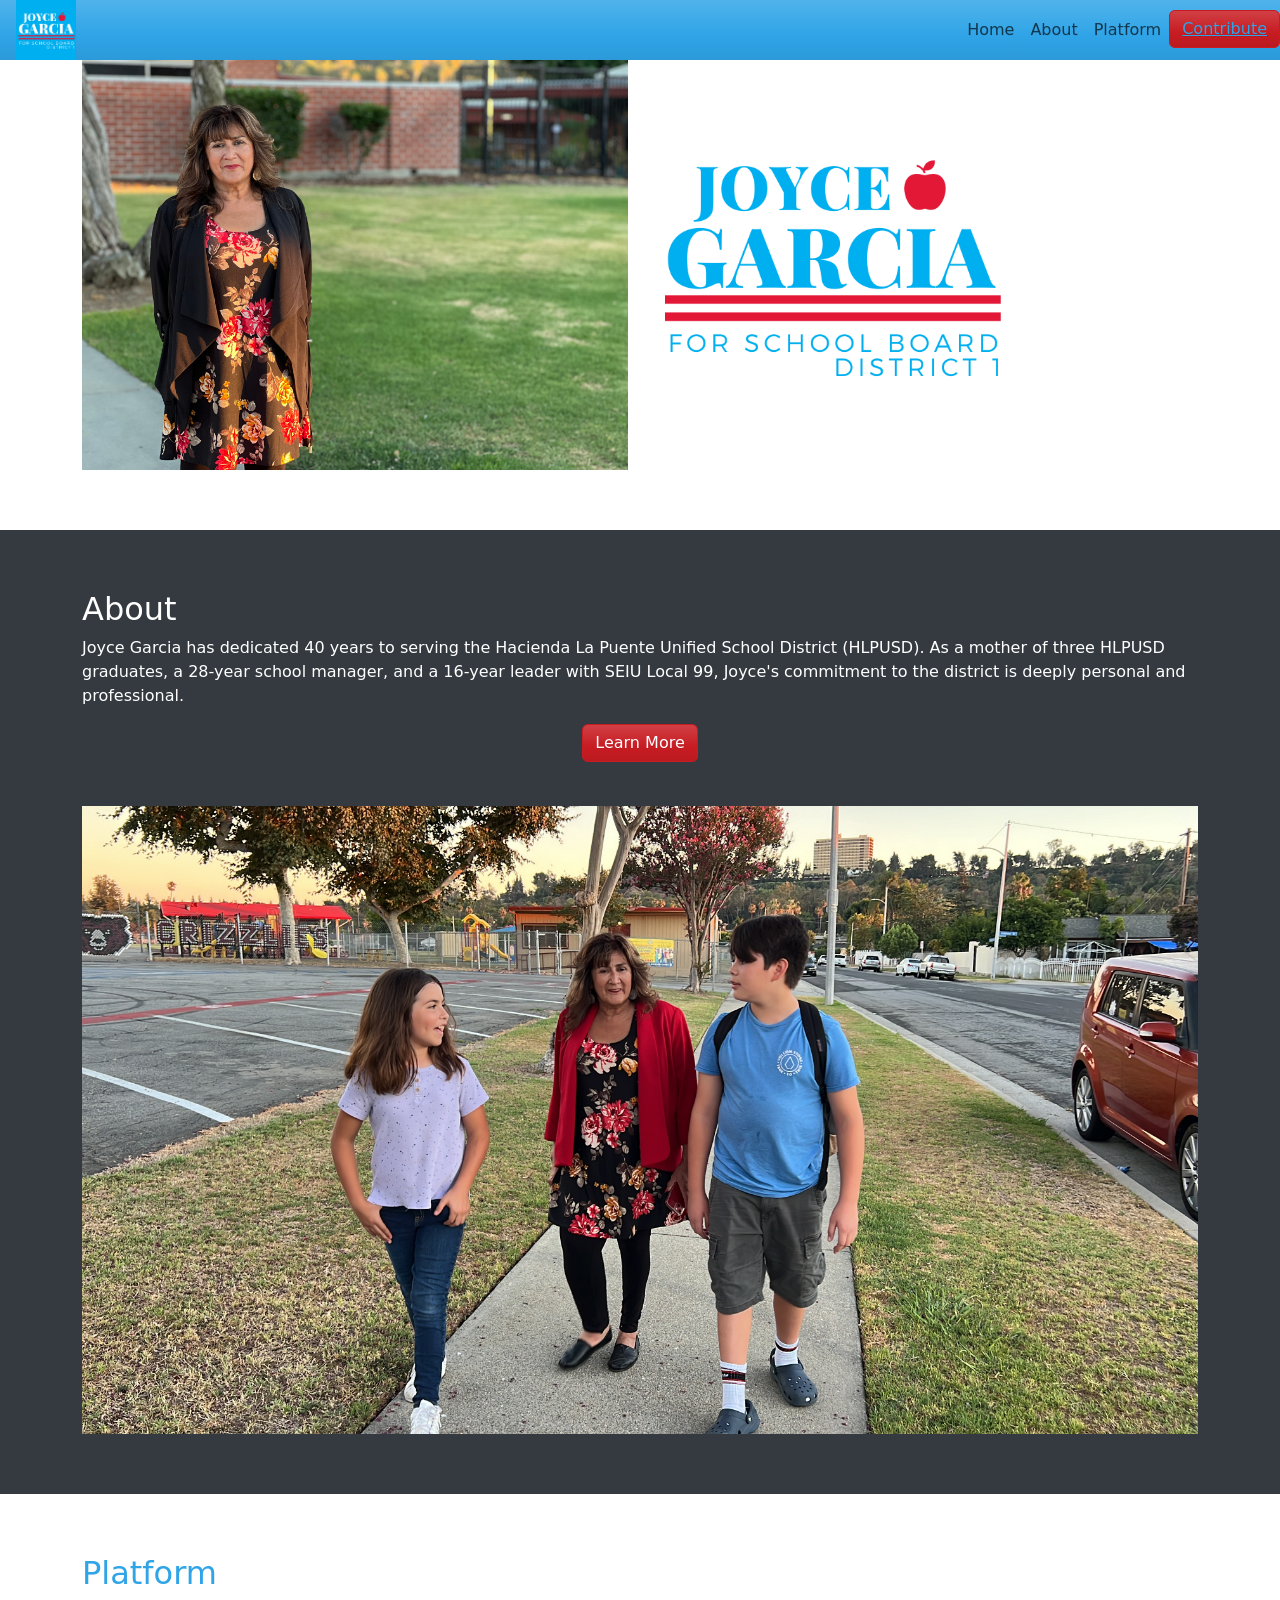
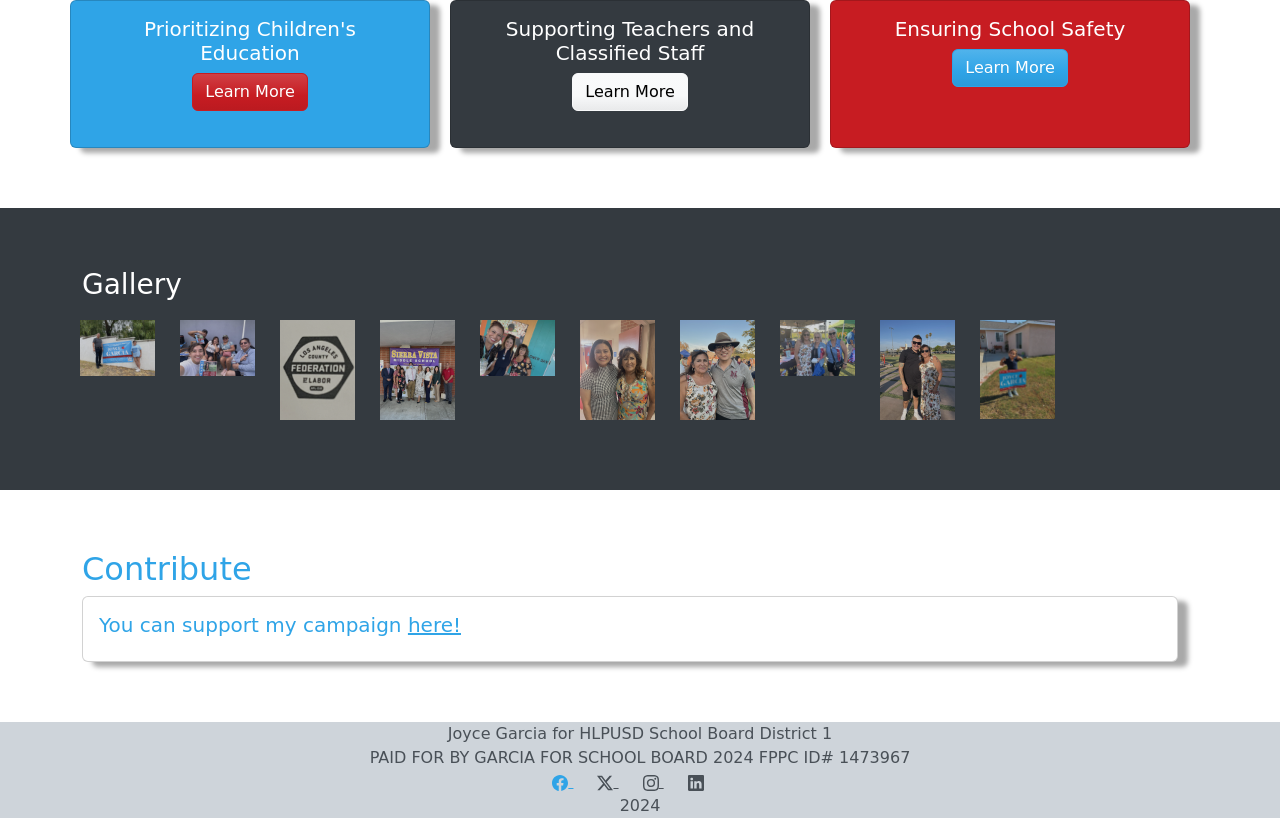
<file: old/index.html>
<!DOCTYPE html>
<html lang="en">
<head>
    <meta charset="UTF-8">
    <meta name="viewport" content="width=device-width, initial-scale=1.0">
    <title>Joyce Garcia</title>
    <link href="./css/bootstrap.min.css" rel="stylesheet">
    <link href="./css/style.css" rel="stylesheet">
    <script src="https://ajax.googleapis.com/ajax/libs/jquery/3.7.1/jquery.min.js"></script>
    <script src="https://maxcdn.bootstrapcdn.com/bootstrap/3.4.1/js/bootstrap.min.js"></script>
    <script>
	function myFunction(imgs) {
  	// Get the expanded image
	  var expandImg = document.getElementById("expandedImg");
	  // Get the image text
	  var imgText = document.getElementById("imgtext");
	  // Use the same src in the expanded image as the image being clicked on from the grid
	  expandImg.src = imgs.src;
	  // Use the value of the alt attribute of the clickable image as text inside the expanded image
	  imgText.innerHTML = imgs.alt;
	  // Show the container element (hidden with CSS)
	  expandImg.parentElement.style.display = "block";

	}
	</script>
    <style>
        section {
            padding: 60px 0;
        }
        .navbar {
            margin-bottom: 0;
        }
    </style>
</head>
<body>

    <nav class="navbar navbar-expand-lg navbar-light bg-primary fixed-top">
        <a class="navbar-brand" href="#"></a>
        <img width="60" height="60" src="./img/Joyce%20Blue%20Logo.png" class="align-left img-fluid">
        <button class="navbar-toggler" type="button" data-toggle="collapse" data-target="#navbarNav" aria-controls="navbarNav" aria-expanded="false" aria-label="Toggle navigation">
            <span class="navbar-toggler-icon"></span>
        </button>
        <div class="collapse navbar-collapse justify-content-end" id="navbarNav">
            <ul class="nav navbar-nav navbar-right">
                <li class="nav-item">
                    <a class="nav-link" href="#home">Home</a>
                </li>
                <li class="nav-item">
                    <a class="nav-link" href="#biography">About</a>
                </li>
                <li class="nav-item">
                    <a class="nav-link" href="#platform">Platform</a>
                </li>
                <li class="nav-item">
                    <a href="https://www.efundraisingconnections.com/c/joycegarcia"><button class="btn btn-danger" href="https://www.efundraisingconnections.com/c/joycegarcia">Contribute</a>
                </a>
                </li>
            </ul>
        </div>
    </nav>

    <section id="home" class="text-center">
        <div class="container">
        <div class="row align-items-center" >
            <div class="col-md-6">
                <img src="./img/IMG_0363.jpg" class="img-fluid">
            </div>
            <div class="col-md-4">
                <img src="./img/Joyce%20Transparent%20Logo.png" class="img-fluid">
            </div>
            <!--<div class="col-md-4 align-items-center">
                <div class="align-middle">
                <h1 style="font-size: 75px">Joyce Garcia</h1>
                <p>For School Board District 1</p>
                </div>
            </div>-->
        </div>
        </div>
    </section>

    <section id="biography" class="bg-dark">
        <div class="container bg-dark justify-content-center align-content-center">
            <h2>About</h2>

            <p class="text-bg-dark">Joyce Garcia has dedicated 40 years to serving the Hacienda La Puente Unified School District
                (HLPUSD). As a mother of three HLPUSD graduates, a 28-year school manager, and a 16-year
                leader with SEIU Local 99, Joyce&#39;s commitment to the district is deeply personal and
                professional. <br/></p>
                <div style="text-align: center;"><button style="margin-bottom:20px" button" class="btn btn-danger " data-toggle="collapse" data-target="#moreAbout">Learn More</button></div>
                <div id="moreAbout" class="collapse text-bg-dark"><p>
                Throughout her career, Joyce has specialized in school nutrition, ensuring students receive
                healthy meals daily. Her hands-on experience as a swimming, basketball, and volleyball coach
                and 15 years of volunteer work highlights her focus on the well-being and development of
                every child in the district. <br/><br/>
                Joyce&#39;s commitment to education is not just professional but deeply personal. Her son serves in
                the United States Army&#39;s Special Task Force, while her daughters have graduated from
                prestigious institutions, UCLA and UC Berkeley. These experiences underscore her belief in the
                power of a quality education, inspiring her to advocate for the same for all children.
                Joyce&#39;s platform centers on three key priorities: putting children&#39;s education first by expanding
                pathways to trade schools and colleges, supporting teachers and classified staff to provide
                world-class education, and ensuring school safety by maintaining a dedicated school police
                department. <br/><br/>
                Joyce Garcia is running for the Hacienda La Puente Unified School District Trustee Area 1
                because she believes every child deserves the best possible education in a safe and supportive
                environment. Serving on the school board would be the most incredible privilege of her life,
                allowing her to continue her lifelong mission of advocating for children, families, and educators
                and ensuring that this belief is upheld.</p>
            </div>
            <br/>
            <img src="./img/IMG_0445.jpg" class="img-fluid u-animate-scroll-in">
        </div>
    </section>

    <section id="platform">
        <div class="container">
            <h2>Platform</h2>
            <div class = "row gy-4 icon-boxes">
            <div class="card col-lg bg-primary u-animate-scroll-in" style="text-align: center;">
                <div class="card-body">
                    <h5 class="card-title">Prioritizing Children&#39;s Education</h5>
                    <button style="margin-bottom:20px" button" class="btn btn-danger " data-toggle="collapse" data-target="#platform1">Learn More</button>
                    <p id="platform1" class="collapse card-text text-bg-primary">Our children deserve an education that prepares them for all future pathways, whether it&#39;s
                        trade school, college, or the workforce. I am committed to expanding educational opportunities
                        that cater to diverse needs and aspirations, ensuring every student has the tools and guidance
                        to succeed.</p>
                </div>
            </div>
            <div class="card col-lg bg-dark u-animate-scroll-in" >
                <div class="card-body" style="text-align: center;">
                    <h5 class="card-title">Supporting Teachers and Classified Staff</h5>
                    <button style="margin-bottom:20px" button" class="btn btn-light " data-toggle="collapse" data-target="#platform2">Learn More</button>
                    <p id="platform2" class="collapse card-text text-bg-dark">A world-class education starts with our educators and staff. I will advocate for the resources
                        and support our teachers and classified employees need to excel in their roles. By empowering
                        them, we empower our students.</p>
                </div>
            </div>
            <div class="card col-lg bg-danger u-animate-scroll-in" style="text-align: center;">
                <div class="card-body">
                    <h5 class="card-title">Ensuring School Safety</h5>
                    <button style="margin-bottom:20px" button" class="btn btn-primary " data-toggle="collapse" data-target="#platform3">Learn More</button>
                    <p id="platform3" class="collapse card-text text-bg-danger">Safety is the foundation of a productive learning environment. I am dedicated to maintaining
                        and enhancing our school police department, ensuring our children learn in a secure and
                        protected environment.</p>
                </div>
            </div>
            </div>
        </div>
    </section>
    
        <section id="gallery" class="bg-dark">
        <div class="container bg-dark justify-content-center align-content-center">
        <h3>Gallery</h3>
	<div class="row">
	<div class="column">
	    <img class="galleryImg" src="img/joyce1.png" alt="Henry Gonzalez, former 1st Chair Personal Commissioner
" onclick="myFunction(this);"/></div>
	<div class="column">
<img class="galleryImg" src="img/joyce2.png" alt="Family and Friends on our 1st Campaign Walk" onclick="myFunction(this);"/></div>
	<div class="column">
<img class="galleryImg" src="img/joyce3.png" alt="Endorsed by Labor Union
" onclick="myFunction(this);"/></div>
	<div class="column">
<img class="galleryImg" src="img/joyce4.png" alt="Back to School Night at Sierra Vista Middle School" onclick="myFunction(this);"/></div>
	<div class="column">
<img class="galleryImg" src="img/joyce5.png" alt="Back to School Night at Fairgrove k-8" onclick="myFunction(this);"/></div>
	<div class="column">
<img class="galleryImg" src="img/joyce6.png" alt="Back to School Night at Grandview Middle School" onclick="myFunction(this);"/></div>
	<div class="column">
<img class="galleryImg" src="img/joyce7.png" alt="Endorsed by Jay Chen, Mt.Sac Trustee" onclick="myFunction(this);"/></div>
	<div class="column">
<img class="galleryImg" src="img/joyce8.png" alt="La Puente Women's Club" onclick="myFunction(this);"/></div>
	<div class="column">
<img class="galleryImg" src="img/joyce9.png" alt="Gabriel Quiñones, Mayor of La Puente" onclick="myFunction(this);"/></div>
	<div class="column">
<img class="galleryImg" src="img/joyce10.png" alt="Future Voter!" onclick="myFunction(this);"/></div>
	  </div>
	  </div>
	  <div class="piccontainer">
	  <!-- Close the image -->
	  <span onclick="this.parentElement.style.display='none'" class="closebtn">&times;</span>

	  <!-- Expanded image -->
	  <img id="expandedImg" style="max-width:100%;max-height:500px">

	  <!-- Image text -->
	  <div id="imgtext"></div>
	</div>
        <div>
        </section>

    <section id="contribute">
        <div class="container">
            <h2>Contribute</h2>
            <div class="card col-lg u-animate-scroll-in" >
                <div class="card-body">
                    <h5>You can support my campaign <a href="https://www.efundraisingconnections.com/c/joycegarcia">here!</a></h5>
                </div></div>
        </div>
    </section>

    <footer class="text-center tect ls-start bg-dark-subtle">
        Joyce Garcia for HLPUSD School Board District 1
        <br/>
        PAID FOR BY GARCIA FOR SCHOOL BOARD 2024 FPPC ID# 1473967
        <div>
            <a href="" class="me-4">
                <svg xmlns="http://www.w3.org/2000/svg" width="16" height="16" fill="currentColor" class="bi bi-facebook" viewBox="0 0 16 16">
                    <path d="M16 8.049c0-4.446-3.582-8.05-8-8.05C3.58 0-.002 3.603-.002 8.05c0 4.017 2.926 7.347 6.75 7.951v-5.625h-2.03V8.05H6.75V6.275c0-2.017 1.195-3.131 3.022-3.131.876 0 1.791.157 1.791.157v1.98h-1.009c-.993 0-1.303.621-1.303 1.258v1.51h2.218l-.354 2.326H9.25V16c3.824-.604 6.75-3.934 6.75-7.951"/>
                </svg>
            </a>
            <a href="" class="me-4 text-reset">
                <svg xmlns="http://www.w3.org/2000/svg" width="16" height="16" fill="currentColor" class="bi bi-twitter-x" viewBox="0 0 16 16">
                    <path d="M12.6.75h2.454l-5.36 6.142L16 15.25h-4.937l-3.867-5.07-4.425 5.07H.316l5.733-6.57L0 .75h5.063l3.495 4.633L12.601.75Zm-.86 13.028h1.36L4.323 2.145H2.865z"/>
                </svg>
            </a>
            <a href="" class="me-4 text-reset">
                <svg xmlns="http://www.w3.org/2000/svg" width="16" height="16" fill="currentColor" class="bi bi-instagram" viewBox="0 0 16 16">
                    <path d="M8 0C5.829 0 5.556.01 4.703.048 3.85.088 3.269.222 2.76.42a3.9 3.9 0 0 0-1.417.923A3.9 3.9 0 0 0 .42 2.76C.222 3.268.087 3.85.048 4.7.01 5.555 0 5.827 0 8.001c0 2.172.01 2.444.048 3.297.04.852.174 1.433.372 1.942.205.526.478.972.923 1.417.444.445.89.719 1.416.923.51.198 1.09.333 1.942.372C5.555 15.99 5.827 16 8 16s2.444-.01 3.298-.048c.851-.04 1.434-.174 1.943-.372a3.9 3.9 0 0 0 1.416-.923c.445-.445.718-.891.923-1.417.197-.509.332-1.09.372-1.942C15.99 10.445 16 10.173 16 8s-.01-2.445-.048-3.299c-.04-.851-.175-1.433-.372-1.941a3.9 3.9 0 0 0-.923-1.417A3.9 3.9 0 0 0 13.24.42c-.51-.198-1.092-.333-1.943-.372C10.443.01 10.172 0 7.998 0zm-.717 1.442h.718c2.136 0 2.389.007 3.232.046.78.035 1.204.166 1.486.275.373.145.64.319.92.599s.453.546.598.92c.11.281.24.705.275 1.485.039.843.047 1.096.047 3.231s-.008 2.389-.047 3.232c-.035.78-.166 1.203-.275 1.485a2.5 2.5 0 0 1-.599.919c-.28.28-.546.453-.92.598-.28.11-.704.24-1.485.276-.843.038-1.096.047-3.232.047s-2.39-.009-3.233-.047c-.78-.036-1.203-.166-1.485-.276a2.5 2.5 0 0 1-.92-.598 2.5 2.5 0 0 1-.6-.92c-.109-.281-.24-.705-.275-1.485-.038-.843-.046-1.096-.046-3.233s.008-2.388.046-3.231c.036-.78.166-1.204.276-1.486.145-.373.319-.64.599-.92s.546-.453.92-.598c.282-.11.705-.24 1.485-.276.738-.034 1.024-.044 2.515-.045zm4.988 1.328a.96.96 0 1 0 0 1.92.96.96 0 0 0 0-1.92m-4.27 1.122a4.109 4.109 0 1 0 0 8.217 4.109 4.109 0 0 0 0-8.217m0 1.441a2.667 2.667 0 1 1 0 5.334 2.667 2.667 0 0 1 0-5.334"/>
                </svg>
            </a>
            <a href="" class="me-4 text-reset">
                <svg xmlns="http://www.w3.org/2000/svg" width="16" height="16" fill="currentColor" class="bi bi-linkedin" viewBox="0 0 16 16">
                    <path d="M0 1.146C0 .513.526 0 1.175 0h13.65C15.474 0 16 .513 16 1.146v13.708c0 .633-.526 1.146-1.175 1.146H1.175C.526 16 0 15.487 0 14.854zm4.943 12.248V6.169H2.542v7.225zm-1.2-8.212c.837 0 1.358-.554 1.358-1.248-.015-.709-.52-1.248-1.342-1.248S2.4 3.226 2.4 3.934c0 .694.521 1.248 1.327 1.248zm4.908 8.212V9.359c0-.216.016-.432.08-.586.173-.431.568-.878 1.232-.878.869 0 1.216.662 1.216 1.634v3.865h2.401V9.25c0-2.22-1.184-3.252-2.764-3.252-1.274 0-1.845.7-2.165 1.193v.025h-.016l.016-.025V6.169h-2.4c.03.678 0 7.225 0 7.225z"/>
                </svg>
            </a>
        </div>
        2024
    </footer>

    <script src="https://code.jquery.com/jquery-3.5.1.slim.min.js"></script>
    <script src="https://cdn.jsdelivr.net/npm/@popperjs/core@2.9.3/dist/umd/popper.min.js"></script>
    <script src="https://stackpath.bootstrapcdn.com/bootstrap/4.5.2/js/bootstrap.min.js"></script>
</body>
</html>
</file>
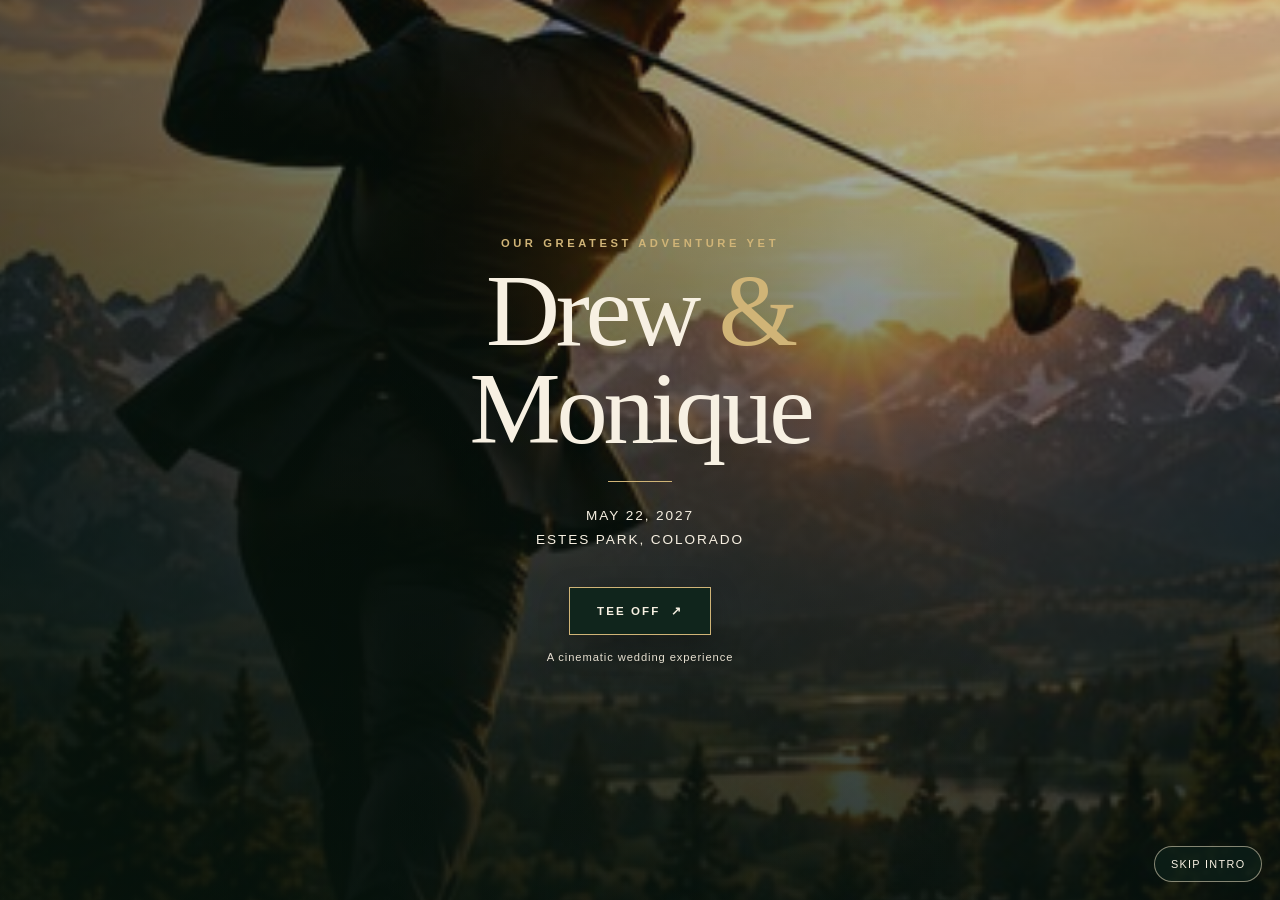
<file: inspo/drew_monique_intro/index.html>
<!doctype html>
<html lang="en">
<head>
<meta charset="utf-8"><meta name="viewport" content="width=device-width, initial-scale=1"><meta name="theme-color" content="#10251c">
<title>Drew &amp; Monique — Our Greatest Adventure Yet</title>
<style>
:root{--forest:#10251c;--ivory:#f7f0e2;--gold:#d0b477;--ink:#16271e}*{box-sizing:border-box}html,body{margin:0;min-height:100%;font-family:Georgia,'Times New Roman',serif;background:var(--forest);color:var(--ivory)}body{overflow-x:hidden}button{font:inherit;cursor:pointer}.stage{position:relative;min-height:100svh;isolation:isolate;overflow:hidden;background:#17271e}.backdrop{position:absolute;inset:0;z-index:-3;background:linear-gradient(180deg,#13221a30,#07130edb),url('drew_monique_golfer_keyframe.jpg') center 35%/cover no-repeat;transform:scale(1.02)}.backdrop:after{content:"";position:absolute;inset:0;background:linear-gradient(90deg,#06130a8c,transparent 80%)}.intro,.reveal{position:absolute;inset:0;display:grid;place-items:center;text-align:center;padding:2rem 1.2rem;transition:opacity .55s,transform .55s}.intro{z-index:2}.eyebrow{font:600 .7rem Arial,sans-serif;letter-spacing:.32em;text-transform:uppercase;color:var(--gold)}h1{font-weight:400;font-size:clamp(3rem,9vw,6.4rem);line-height:.96;letter-spacing:-.04em;margin:.8rem 0}.intro p{font: .85rem/1.7 Arial,sans-serif;letter-spacing:.14em;text-transform:uppercase}.divider{height:1px;width:64px;background:var(--gold);margin:1.4rem auto}.tagline{font-style:italic;font-size:clamp(1.1rem,3vw,1.7rem);color:#f5dfac}.cta{border:1px solid var(--gold);background:var(--forest);color:var(--ivory);padding:1rem 1.7rem;letter-spacing:.18em;text-transform:uppercase;font:600 .72rem Arial,sans-serif;margin-top:1.4rem;box-shadow:0 10px 30px #0004;transition:background .2s,color .2s}.cta:hover{background:var(--gold);color:var(--forest)}.smallnote{font: .7rem Arial,sans-serif;letter-spacing:.08em;color:#e6dfd0;margin-top:1rem}.ball{position:absolute;z-index:5;width:clamp(28px,4.6vw,52px);aspect-ratio:1;border-radius:50%;left:50%;top:76%;opacity:0;background:radial-gradient(circle at 32% 25%,#fff 0,#f2f0e8 45%,#9ca39a 100%);box-shadow:inset -5px -5px 8px #56605566,0 5px 20px #0008}.ball:after{content:"";position:absolute;inset:6px;border-radius:50%;background:radial-gradient(circle,#aeb2a9 1px,transparent 1.7px);background-size:7px 7px;opacity:.55}.stage.play .ball{animation:drive 1s cubic-bezier(.16,.7,.18,1) .25s forwards}@keyframes drive{0%{opacity:1;transform:translate(-50%,-50%) scale(.5);top:78%;left:50%}72%{opacity:1;transform:translate(-50%,-50%) scale(2.4);top:47%;left:50%}100%{opacity:1;transform:translate(-50%,-50%) scale(4.2);top:47%;left:50%}}.cracks{position:absolute;inset:0;width:100%;height:100%;z-index:6;opacity:0;pointer-events:none}.stage.play .cracks{animation:crack .12s ease-out 1.28s forwards}.cracks path{stroke-dasharray:1400;stroke-dashoffset:1400}.stage.play .cracks path{animation:draw .35s ease-out 1.3s forwards}@keyframes crack{to{opacity:1}}@keyframes draw{to{stroke-dashoffset:0}}.shards{position:absolute;inset:-10%;z-index:7;opacity:0;pointer-events:none;background:linear-gradient(125deg,transparent 35%,#fff9 35.15%,transparent 35.6%),linear-gradient(55deg,transparent 48%,#fff9 48.15%,transparent 48.6%),linear-gradient(160deg,transparent 63%,#ffffff9c 63.15%,transparent 63.5%)}.stage.play .shards{animation:shatter .7s ease-in 1.45s forwards}@keyframes shatter{0%{opacity:.2;transform:scale(1)}35%{opacity:1;transform:scale(1.03)}100%{opacity:0;transform:scale(1.16)}}.intro.fade{opacity:0;transform:scale(1.03);pointer-events:none}.reveal{z-index:8;visibility:hidden;opacity:0;transform:scale(1.025);background:linear-gradient(#fff1,#fff1),linear-gradient(180deg,#0b1b13aa,#0b1b1340 45%,#0b1b13b8),url('drew_monique_mountain_course.jpg') center/cover no-repeat;color:var(--ivory)}.reveal:before{content:"";position:absolute;inset:18px;border:1px solid #d0b477b5;pointer-events:none}.reveal.show{visibility:visible;opacity:1;transform:scale(1)}.reveal-inner{max-width:760px;position:relative;padding:2rem}.monogram{font-size:clamp(2rem,5vw,3.5rem);letter-spacing:.12em;color:var(--gold)}.reveal h2{font-size:clamp(2.7rem,8vw,5.5rem);line-height:.98;font-weight:400;margin:.8rem 0}.reveal p{font: .78rem/1.8 Arial,sans-serif;letter-spacing:.22em;text-transform:uppercase}.reveal .tagline{letter-spacing:0;text-transform:none;font:italic clamp(1.4rem,4vw,2rem) Georgia,serif}.skip{position:absolute;z-index:10;right:1.1rem;bottom:1.1rem;background:#0d2119b8;color:var(--ivory);border:1px solid #e9dfc18c;border-radius:99px;padding:.7rem 1rem;font: .68rem Arial,sans-serif;letter-spacing:.12em;text-transform:uppercase}.website{display:none;background:var(--ivory);color:var(--ink);min-height:100vh;text-align:center}.website.show{display:block}.nav{display:flex;justify-content:center;gap:clamp(.7rem,3vw,2rem);flex-wrap:wrap;padding:1.2rem;background:var(--forest);color:var(--ivory);font: .65rem Arial,sans-serif;letter-spacing:.13em;text-transform:uppercase}.webhero{min-height:75vh;display:grid;place-items:center;padding:3rem 1.2rem;background:linear-gradient(#10251c30,#10251ca8),url('drew_monique_mountain_course.jpg') center/cover;color:white}.webhero h2{font-size:clamp(2.8rem,8vw,5.5rem);font-weight:400;margin:.6rem 0}.webhero p{font: .8rem/1.8 Arial,sans-serif;letter-spacing:.18em;text-transform:uppercase}.content{padding:3rem 1.2rem;max-width:760px;margin:auto}.content h3{font-size:2rem;font-weight:400}.content p{font:1rem/1.8 Arial,sans-serif}.reduce-motion *{animation-duration:.01ms!important;transition-duration:.01ms!important}@media(prefers-reduced-motion:reduce){*{animation-duration:.01ms!important;transition-duration:.01ms!important}}@media(max-width:600px){.backdrop{background-position:42% center}.reveal-inner{padding:1rem}.reveal:before{inset:10px}.intro p{max-width:300px;margin-inline:auto}}
</style>
</head><body>
<main>
<section class="stage" id="stage" aria-label="Drew and Monique wedding intro"><div class="backdrop" aria-hidden="true"></div>
<div class="intro" id="intro"><div><div class="eyebrow">Our greatest adventure yet</div><h1>Drew <span style="color:var(--gold)">&amp;</span><br>Monique</h1><div class="divider"></div><p>May 22, 2027<br>Estes Park, Colorado</p><button class="cta" id="teeOff">Tee Off&nbsp; ↗</button><div class="smallnote">A cinematic wedding experience</div></div></div>
<div class="ball" aria-hidden="true"></div><svg class="cracks" viewBox="0 0 1000 700" preserveAspectRatio="none" aria-hidden="true"><g fill="none" stroke="#fff" stroke-width="2.2" stroke-linecap="round" stroke-linejoin="round"><path d="M500 350L454 303L420 248L372 215L345 170M420 248L430 200L408 157M454 303L386 307L332 284L279 236L238 222M386 307L360 358L313 384L287 430M500 350L545 300L585 260L601 204L650 170M585 260L640 273L697 252L743 210M545 300L612 333L657 375L718 394L761 437M500 350L480 408L448 455L442 513M480 408L528 444L555 492L600 533M500 350L559 371L603 411L628 460M454 303L488 260L500 218L483 175M420 248L374 258L344 240M603 411L660 421L704 459L742 497M332 284L303 322L265 340M545 300L531 245L547 204"/></g></svg><div class="shards" aria-hidden="true"></div>
<button class="skip" id="skip">Skip intro</button>
<section class="reveal" id="reveal" aria-label="Wedding invitation"><div class="reveal-inner"><div class="monogram">D × M</div><div class="eyebrow">The wedding of</div><h2>Drew &amp;<br>Monique</h2><div class="divider"></div><p>May 22, 2027<br>Estes Park, Colorado</p><p class="tagline">Our greatest adventure yet.</p><button class="cta" id="enter">Enter our wedding&nbsp; ↗</button></div></section>
</section>
<section class="website" id="website"><nav class="nav"><span>Our Story</span><span>Weekend Details</span><span>Travel</span><span>RSVP</span><span>Registry</span><span>FAQ</span></nav><section class="webhero"><div><div class="eyebrow">Save the date</div><h2>Drew &amp; Monique</h2><p>May 22, 2027 · Estes Park, Colorado</p><div class="tagline">Our greatest adventure yet.</div></div></section><section class="content"><h3>Welcome to our wedding</h3><p>We can't wait to celebrate with you. Wedding weekend details, travel information, and RSVP instructions will be added here.</p><p><strong>Next up:</strong> replace these sample sections with your real venue, schedule, lodging, and RSVP links.</p><button class="cta" id="replay">Replay intro</button></section></section>
</main>
<script>
(()=>{const stage=document.getElementById('stage'),intro=document.getElementById('intro'),reveal=document.getElementById('reveal'),website=document.getElementById('website'),skip=document.getElementById('skip');let timer;
function finish(){clearTimeout(timer);intro.classList.add('fade');reveal.classList.add('show');skip.style.display='none'}
function play(){website.classList.remove('show');stage.style.display='block';intro.classList.remove('fade');reveal.classList.remove('show');stage.classList.remove('play');skip.style.display='';void stage.offsetWidth;stage.classList.add('play');timer=setTimeout(finish,2350)}
document.getElementById('teeOff').addEventListener('click',play);skip.addEventListener('click',finish);document.getElementById('enter').addEventListener('click',()=>{clearTimeout(timer);stage.style.display='none';website.classList.add('show');window.scrollTo({top:0,behavior:'smooth'})});document.getElementById('replay').addEventListener('click',play);
})();
</script>
</body></html>
</file>
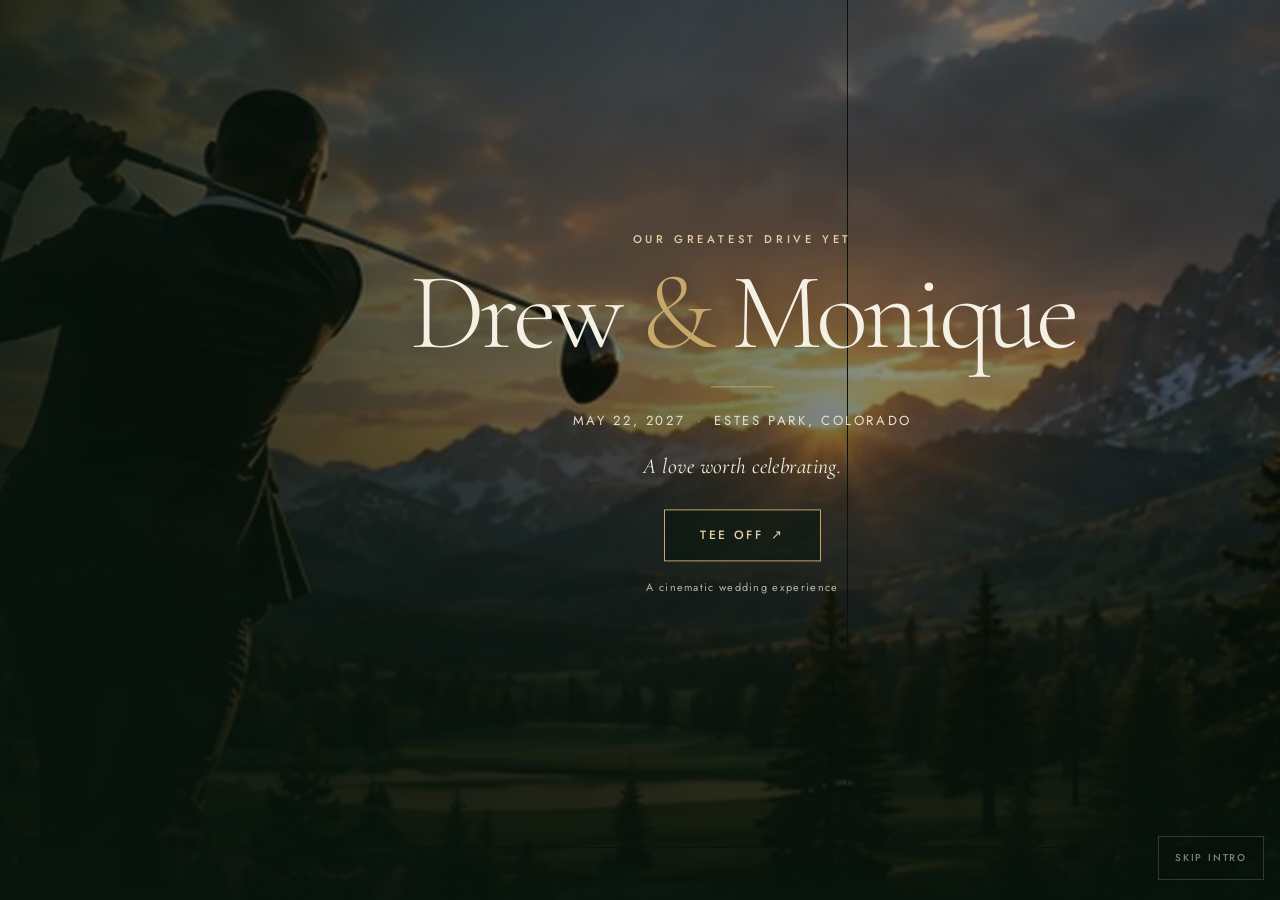
<file: hero-preview.html>
<!doctype html> <html lang=en> <head> <meta charset=utf-8> <meta name=viewport content="width=device-width,initial-scale=1,viewport-fit=cover"> <meta name=theme-color content=#07140B> <title>Drew &amp; Monique — Tee Off</title> <meta name=description content="Tee off into our greatest adventure yet. May 22, 2027 · Estes Park, Colorado."> <meta property=og:type content=website> <meta property=og:title content="Drew &amp; Monique — Tee Off"> <meta property=og:description content="Tee off into our greatest adventure yet. May 22, 2027 · Estes Park, Colorado."> <meta property=og:image content=assets/og-card-1200.jpg> <meta property=og:image:width content=1200> <meta property=og:image:height content=630> <meta property=og:image:alt content="A tuxedoed golfer on an alpine course at golden hour, framed by the Rocky Mountains."> <meta name=twitter:card content=summary_large_image> <meta name=twitter:title content="Drew &amp; Monique — Tee Off"> <meta name=twitter:description content="Tee off into our greatest adventure yet. May 22, 2027 · Estes Park, Colorado."> <meta name=twitter:image content=assets/og-card-1200.jpg> <link rel=icon href="data:image/svg+xml,%3Csvg xmlns='http://www.w3.org/2000/svg' viewBox='0 0 64 64'%3E%3Crect width='64' height='64' fill='%2307140B'/%3E%3Ctext x='32' y='46' text-anchor='middle' font-family='Georgia,serif' font-size='42' fill='%23C7A86B'%3E%26%3C/text%3E%3C/svg%3E"> <link rel=preload as=font type=font/woff2 href=assets/fonts/cormorant-garamond-300.woff2 crossorigin> <link rel=preload as=font type=font/woff2 href=assets/fonts/jost-500.woff2 crossorigin> <link rel=preload as=image imagesrcset="assets/hero-desktop-1280.avif 1280w, assets/hero-desktop-1920.avif 1920w, assets/hero-desktop-2560.avif 2560w, assets/hero-desktop-3840.avif 3840w" imagesizes=100vw media="(min-width: 768px)" type=image/avif fetchpriority=high> <link rel=preload as=image imagesrcset="assets/hero-mobile-1080.avif 1080w, assets/hero-mobile-1440.avif 1440w, assets/hero-mobile-2160.avif 2160w" imagesizes=100vw media="(max-width: 767px)" type=image/avif fetchpriority=high> <style>:root{--forest-950: #07140B;--forest-900: #0B1A13;--forest-800: #10271D;--forest-700: #173529;--ink: #14271F;--ivory: #F5F0E4;--ivory-warm: #F7F0E2;--ivory-dim: #E6DFD0;--gold: #C7A86B;--gold-light: #E2CCA0;--gold-deep: #A8863F;--scrim-hero: linear-gradient(180deg, rgba(7,20,11,.28) 0%, rgba(7,20,11,.5) 52%, rgba(7,20,11,.9) 100%);--scrim-side: linear-gradient(90deg, rgba(7,20,11,.72) 0%, rgba(7,20,11,.2) 46%, rgba(7,20,11,0) 70%);--scrim-invite: linear-gradient(180deg, rgba(10,26,18,.42) 0%, rgba(10,26,18,.8) 100%);--ease-out-expo: cubic-bezier(.16, 1, .3, 1);--ease-shatter: cubic-bezier(.2, .8, .2, 1);--ease-soft: cubic-bezier(.4, 0, .2, 1);--content-max: 760px;--gutter: clamp(1.25rem, 5vw, 4rem);--radius: 0;--font-display: "Cormorant Garamond", Georgia, "Times New Roman", serif;--font-ui: "Jost", "Helvetica Neue", Arial, sans-serif;--impact-x: 62%;--impact-y: 38%;--ball-ox: -.3;--ball-oy: .09;--art-pos: center 42%;--shard-art: url(assets/hero-desktop-1920.webp)}@font-face{font-family:Cormorant Garamond;src:url(assets/fonts/cormorant-garamond-300.woff2) format("woff2");font-weight:300;font-style:normal;font-display:swap}@font-face{font-family:Cormorant Garamond;src:url(assets/fonts/cormorant-garamond-400-italic.woff2) format("woff2");font-weight:400;font-style:italic;font-display:swap}@font-face{font-family:Jost;src:url(assets/fonts/jost-400.woff2) format("woff2");font-weight:400;font-style:normal;font-display:swap}@font-face{font-family:Jost;src:url(assets/fonts/jost-500.woff2) format("woff2");font-weight:500;font-style:normal;font-display:swap}*,*:before,*:after{box-sizing:border-box}html,body{margin:0;width:100%;min-height:100%;overflow-x:hidden;background:var(--forest-950);color:var(--ivory);font-family:var(--font-ui);-webkit-font-smoothing:antialiased;text-rendering:optimizeLegibility;overscroll-behavior:none}body{min-height:100vh;min-height:100svh}::selection{background:var(--gold);color:var(--forest-950)}.sr-only{position:absolute!important;width:1px;height:1px;padding:0;margin:-1px;overflow:hidden;clip:rect(0 0 0 0);white-space:nowrap;border:0}.stage{position:relative;width:100%;height:100vh;height:100svh;min-height:100vh;min-height:100svh;overflow:hidden;isolation:isolate;background:var(--forest-950)}.eyebrow{margin:0;font-family:var(--font-ui);font-weight:500;font-size:.7rem;line-height:1.6;letter-spacing:.34em;text-transform:uppercase;color:var(--gold-light);text-wrap:balance}.meta{margin:0;font-family:var(--font-ui);font-weight:400;font-size:clamp(.72rem,1.4vw,.82rem);line-height:1.9;letter-spacing:.2em;text-transform:uppercase;color:var(--ivory-dim)}.dot{padding:0 .35em;color:var(--gold)}.tagline{margin:0;font-family:var(--font-display);font-weight:400;font-style:italic;font-size:clamp(1rem,2vw,1.35rem);line-height:1.5;letter-spacing:.02em;color:var(--ivory-warm)}.rule{width:62px;height:1px;margin:1.35rem auto;background:var(--gold);border:0;opacity:.85}.amp{color:var(--gold);font-style:normal}.btn{position:relative;display:inline-flex;align-items:center;justify-content:center;gap:.65em;min-height:52px;padding:1rem 2.2rem;border:1px solid var(--gold);border-radius:var(--radius);background:#07140b8c;color:var(--gold-light);font-family:var(--font-ui);font-weight:500;font-size:.75rem;line-height:1;letter-spacing:.2em;text-transform:uppercase;text-decoration:none;cursor:pointer;overflow:hidden;transition:background .25s var(--ease-soft),color .25s var(--ease-soft),transform .25s var(--ease-soft)}.btn:hover{background:var(--gold);color:var(--forest-950)}.btn:active{transform:translateY(1px)}.btn:focus-visible,.skip:focus-visible,.replay:focus-visible{outline:2px solid var(--gold-light);outline-offset:4px}.btn span[aria-hidden=true]{font-size:1.05em;line-height:0}.hero{position:absolute;inset:0;z-index:2;overflow:hidden;background:var(--forest-950);transition:opacity .4s var(--ease-soft),visibility 0s}.hero-art{position:absolute;inset:0;z-index:1;transform-origin:var(--impact-x) var(--impact-y);will-change:transform}.hero-art picture,.hero-art img{display:block;width:100%;height:100%}.hero-art img{object-fit:cover;object-position:var(--art-pos)}.scrim{position:absolute;inset:0;pointer-events:none}.scrim-side{z-index:2;background:var(--scrim-side)}.scrim-hero{z-index:3;background:var(--scrim-hero)}.vignette{position:absolute;inset:0;z-index:2;pointer-events:none;background:radial-gradient(ellipse at 55% 46%,#030a0600 30%,#030a069e);opacity:.72}.grain{position:absolute;inset:0;z-index:4;pointer-events:none;background-image:url(assets/grain-256.png);background-size:256px 256px;opacity:.06;mix-blend-mode:overlay}.hero-copy{position:absolute;left:50%;top:46%;z-index:5;width:min(92vw,var(--content-max));padding:0 1rem;text-align:center;transform:translate(-50%,-50%)}.hero-copy-inner{text-shadow:0 4px 30px rgba(0,0,0,.55)}h1{margin:.7rem 0 0;font-family:var(--font-display);font-weight:300;font-size:clamp(3rem,9vw,6.8rem);line-height:.96;letter-spacing:-.045em;color:var(--ivory);text-wrap:balance}.hero .meta{margin-top:0}.hero .tagline{margin-top:1rem}.hero .btn{margin-top:1.7rem}.small-note{margin:1.1rem 0 0;font-family:var(--font-ui);font-weight:400;font-size:.68rem;line-height:1.6;letter-spacing:.12em;color:#f5f0e4b8}.skip{position:absolute;right:max(1rem,env(safe-area-inset-right));bottom:max(1.25rem,env(safe-area-inset-bottom));z-index:10;min-width:44px;min-height:44px;padding:.7rem 1rem;border:1px solid rgba(245,240,228,.32);border-radius:var(--radius);background:#07140b6b;color:var(--ivory-dim);font-family:var(--font-ui);font-weight:500;font-size:.62rem;line-height:1;letter-spacing:.18em;text-transform:uppercase;cursor:pointer;transition:opacity .2s var(--ease-soft),border-color .2s var(--ease-soft),color .2s var(--ease-soft)}.skip:hover{border-color:var(--gold);color:var(--gold-light)}.skip[aria-disabled=true]{opacity:.55;cursor:default}.ball{position:absolute;left:var(--impact-x);top:var(--impact-y);z-index:6;width:clamp(56px,8vw,120px);aspect-ratio:1;margin:0;transform:translate(-50%,-50%);pointer-events:none}.ball-arc,.ball-spin,.ball-body{display:block;width:100%;height:100%}.ball-spin{transform-origin:50% 50%;filter:drop-shadow(0 0 14px rgba(255,230,180,.28))}.ball-body{transform-origin:50% 50%;opacity:0;filter:blur(0)}.ball picture,.ball img{display:block;width:100%;height:100%;object-fit:contain}.streak{position:absolute;top:50%;right:82%;width:150%;height:2px;background:linear-gradient(90deg,#fff0,#fff8e6bf,#fff0);border-radius:99px;filter:blur(2px);opacity:0;transform-origin:100% 50%}.streak.s1{transform:rotate(-12deg) translateY(-10%)}.streak.s2{transform:rotate(-18deg) translateY(40%);width:120%;--sd:70ms}.streak.s3{transform:rotate(-7deg) translateY(-55%);width:95%;--sd:140ms}.dust{position:absolute;left:32%;top:47%;z-index:5;width:clamp(48px,8vw,110px);aspect-ratio:1.8;border-radius:50%;background:radial-gradient(ellipse,#e2cca057,#e2cca01f 42%,#e2cca000 72%);opacity:0;pointer-events:none;transform:translate(-50%,-50%) scale(.4);filter:blur(3px)}.cracks{position:absolute;inset:0;z-index:7;width:100%;height:100%;opacity:0;pointer-events:none;mix-blend-mode:screen;filter:drop-shadow(0 0 3px rgba(255,245,220,.45))}.cracks-mobile{display:none}.cracks path{fill:none;stroke-linecap:round;stroke-linejoin:round;stroke-dasharray:1;stroke-dashoffset:1}.cracks .w1{stroke-width:1.1}.cracks .w2{stroke-width:1.7}.cracks .w3{stroke-width:2.4}.shard-field{position:absolute;inset:0;z-index:8;display:none;visibility:hidden;pointer-events:none;overflow:hidden}.shard{position:absolute;inset:0;background-image:var(--shard-art);background-size:cover;background-position:var(--art-pos)}.flash{position:absolute;inset:0;z-index:9;pointer-events:none;opacity:0;background:radial-gradient(circle at var(--impact-x) var(--impact-y),rgba(255,252,240,.98) 0%,rgba(255,244,214,.75) 16%,rgba(255,244,214,.28) 38%,rgba(255,244,214,0) 68%)}.invite{position:absolute;inset:0;z-index:1;display:grid;place-items:center;overflow:hidden;padding:clamp(1.5rem,6vw,4rem);padding-bottom:max(clamp(1.5rem,6vw,4rem),env(safe-area-inset-bottom));background:var(--forest-950)}.invite-backdrop{position:absolute;inset:0;z-index:0}.invite-backdrop picture,.invite-backdrop img{display:block;width:100%;height:100%}.invite-backdrop img{object-fit:cover;object-position:center;transform:scale(1.04);will-change:transform}.invite-scrim{position:absolute;inset:0;z-index:1;pointer-events:none;background:var(--scrim-invite)}.invite-scrim:before{content:"";position:absolute;inset:0;background:radial-gradient(ellipse at 50% 48%,#07140b70,#07140b2e 46%,#07140b00 76%)}.invite-grain{z-index:2;opacity:.07}.invite-frame{position:absolute;inset:clamp(10px,1.6vw,18px);z-index:3;border:1px solid var(--gold);pointer-events:none;opacity:0}.invite-content{position:relative;z-index:4;width:100%;max-width:700px;margin:0 auto;text-align:center;text-shadow:0 3px 25px rgba(0,0,0,.5)}h2{margin:.8rem 0 0;font-family:var(--font-display);font-weight:300;font-size:clamp(2.8rem,8vw,6rem);line-height:.96;letter-spacing:-.03em;color:var(--ivory);text-wrap:balance}h2:focus{outline:none}.invite .meta{margin-top:0}.invite .tagline{margin-top:1rem}.invite .btn{margin-top:1.8rem}.invite .line{display:inline}.replay{display:flex;align-items:center;justify-content:center;min-height:44px;margin:.9rem auto 0;padding:.5rem .75rem;border:0;border-bottom:1px solid rgba(245,240,228,.28);border-radius:0;background:transparent;color:#f5f0e4c7;font-family:var(--font-ui);font-weight:400;font-size:.66rem;line-height:1;letter-spacing:.16em;text-transform:uppercase;cursor:pointer;transition:color .2s var(--ease-soft),border-color .2s var(--ease-soft)}.replay:hover{color:var(--gold-light);border-color:var(--gold)}.guard{max-width:30rem;margin:1rem auto 0;padding:.75rem 1rem;border:1px solid rgba(199,168,107,.45);background:#07140bb3;color:var(--gold-light);font-family:var(--font-ui);font-size:.7rem;line-height:1.6;letter-spacing:.06em;text-align:center;text-shadow:none}.guard:focus{outline:none}[hidden]{display:none!important}.invite .reveal{opacity:0;transform:translateY(10px)}.is-playing .invite .reveal{animation:inviteUp .42s var(--ease-out-expo) var(--d, 2.15s) both}.is-playing .invite-backdrop img{animation:inviteSettle .45s var(--ease-out-expo) 2.05s both}.is-playing .invite-frame{animation:frameIn .45s var(--ease-soft) 2.05s both}.is-playing .hero-copy-inner{animation:copyOut .22s var(--ease-soft) both}.is-playing .hero-art{animation:cameraPush 1.4s var(--ease-out-expo) both}.is-playing .vignette{animation:vignetteIn 1.4s var(--ease-out-expo) both}.is-playing .ball{animation:ballTravel 1.18s cubic-bezier(.35,.05,.66,.4) .12s both}.is-playing .ball-arc{animation:ballArc 1.18s cubic-bezier(.37,0,.63,1) .12s both}.is-playing .ball-spin{animation:ballSpin 1.25s linear .12s both}.is-playing .ball-body{animation:ballSurface 1.25s linear .12s both}.is-playing .streak{animation:streak 1.05s linear calc(.2s + var(--sd, 0ms)) both}.is-playing .dust{animation:dustPuff .42s var(--ease-soft) .12s both}.is-playing .cracks{animation:cracksShow .08s linear 1.3s both}.is-playing .cracks path{animation:crackDraw var(--t, .16s) linear calc(1.3s + var(--d, 0ms)) both}.is-playing .flash{animation:flash .22s linear 1.25s both}.is-playing .shard-field{display:block}.is-shatter .shard-field{visibility:visible}.is-playing .shard{animation:shatterShard var(--dur, 1.15s) var(--ease-shatter) calc(1.45s + var(--delay, 0ms)) both}.is-playing #teeOff{pointer-events:none}.is-playing #teeOff:after{animation:ripple .55s var(--ease-out-expo) both}#teeOff:after{content:"";position:absolute;inset:-60%;background:radial-gradient(circle,#e2cca08c,#e2cca026 38%,#e2cca000 66%);opacity:0;transform:scale(.2);pointer-events:none}.is-impact .hero{animation:shake .16s linear 1.25s both}.is-impact .hero-art img{animation:chroma .14s linear 1.25s both}.is-shatter .hero-art,.is-shatter .hero-copy-inner{visibility:hidden}.is-shatter .hero{background:transparent}.is-shatter .vignette,.is-shatter .scrim,.is-shatter .grain{opacity:0;transition:opacity .28s var(--ease-soft)}.is-shatter .vignette{animation:none}.is-shatter .cracks{animation:crackOut .38s linear .08s both}.is-revealed .hero{opacity:0;visibility:hidden;transition:opacity .4s var(--ease-soft),visibility 0s .4s}.is-revealed .skip{opacity:0;pointer-events:none}.is-revealed .invite .reveal{animation:none!important;opacity:1;transform:none}.is-revealed .invite-frame{opacity:1}.is-revealed .invite-backdrop img{transform:none}.is-instant .hero,.is-instant .invite-backdrop img,.is-instant .invite .reveal{transition:none!important;animation:none!important}.is-instant .invite .reveal{opacity:1;transform:none}.is-reduced-intro .hero{transition:opacity .2s linear,visibility 0s .2s!important}.is-done .cracks,.is-done .shard-field{display:none}.is-skipping .hero-art{animation:none;transform:scale(1.04) translateY(-4px)}@keyframes copyOut{to{opacity:0;transform:translateY(-8px)}}@keyframes cameraPush{0%{transform:scale(1) translateY(0)}to{transform:scale(1.06) translateY(-6px)}}@keyframes vignetteIn{0%{opacity:.72}to{opacity:.86}}@keyframes ballTravel{0%{transform:translate(-50%,-50%) translate3d(calc(var(--ball-ox) * 100vw),calc(var(--ball-oy) * 100vh),0)}to{transform:translate(-50%,-50%) translate3d(0,0,0)}}@keyframes ballArc{0%,to{transform:translate3d(0,0,0)}54%{transform:translate3d(0,-1.3vh,0)}}@keyframes ballSpin{0%{transform:rotate(-7deg) scale(.035);animation-timing-function:cubic-bezier(.35,.05,.66,.4)}94.5%{transform:rotate(7deg) scale(1);animation-timing-function:linear}96%{transform:rotate(7deg) scale(1.06)}98.5%{transform:rotate(7deg) scale(1.12)}to{transform:rotate(7deg) scale(1.16)}}@keyframes ballSurface{0%{opacity:0;filter:blur(4.5px)}6%{opacity:1;filter:blur(4.2px)}18%{filter:blur(3.6px)}30%{filter:blur(2.9px)}42%{filter:blur(2.2px)}54%{filter:blur(1.5px)}66%{filter:blur(1.05px)}76%{filter:blur(.7px)}84%{filter:blur(.45px)}90%{filter:blur(.24px)}93%{filter:blur(.1px)}94.5%,98%{opacity:1;filter:blur(0)}to{opacity:0;filter:blur(0)}}@keyframes streak{0%,28%{opacity:0;scale:.4 1}44%{opacity:.25;scale:.62 1}62%{opacity:.55;scale:1 1}78%{opacity:.8;scale:1.45 1}88%{opacity:.42;scale:1.7 1}to{opacity:0;scale:2 1}}@keyframes dustPuff{0%{opacity:0;transform:translate(-50%,-50%) scale(.4)}35%{opacity:.75}to{opacity:0;transform:translate(-50%,-50%) scale(1.25)}}@keyframes cracksShow{to{opacity:1}}@keyframes crackDraw{to{stroke-dashoffset:0}}@keyframes flash{0%{opacity:0}18%{opacity:.85}62%{opacity:.25}to{opacity:0}}@keyframes crackOut{0%{opacity:1}to{opacity:0}}@keyframes shatterShard{0%{transform:translateZ(0) rotate(0) scale(1);opacity:1}18%{opacity:1}to{transform:translate3d(calc(var(--dx) * 100vw),calc(var(--dy) * 100vh),0) rotate(var(--rot)) scale(var(--scale));opacity:0}}@keyframes shake{0%,to{transform:translateZ(0)}20%{transform:translate3d(-3px,1px,0)}40%{transform:translate3d(3px,-1px,0)}60%{transform:translate3d(-2px,0,0)}80%{transform:translate3d(2px,0,0)}}@keyframes chroma{0%,to{filter:none}28%{filter:drop-shadow(2px 0 rgba(255,70,70,.42)) drop-shadow(-2px 0 rgba(70,255,255,.42))}62%{filter:drop-shadow(1px 0 rgba(255,70,70,.3)) drop-shadow(-1px 0 rgba(70,255,255,.3))}}@keyframes ripple{0%{opacity:.8;transform:scale(.2)}to{opacity:0;transform:scale(1.8)}}@keyframes inviteSettle{0%{transform:scale(1.04)}to{transform:scale(1)}}@keyframes frameIn{0%{opacity:0}to{opacity:1}}@keyframes inviteUp{0%{opacity:0;transform:translateY(10px)}to{opacity:1;transform:translateY(0)}}@media(min-width:1024px){.hero-copy{left:58%}}@media(max-width:767px){:root{--impact-x: 52%;--impact-y: 36%;--ball-ox: -.24;--ball-oy: .08;--art-pos: center 42%;--shard-art: url(assets/hero-mobile-1080.webp)}.hero-copy{top:38%}.hero-copy-inner{padding-bottom:0}.cracks-desktop{display:none}.cracks-mobile,.invite .line{display:block}.invite .line+.line{margin-top:.05em}.skip{right:max(.85rem,env(safe-area-inset-right))}.ball{width:clamp(46px,12vw,86px)}.dust{left:28%;top:44%}}@media(max-width:380px){h1{font-size:2.9rem}.meta{letter-spacing:.12em}.hero .btn,.invite .btn{width:100%;padding-left:1rem;padding-right:1rem}.hero-copy{width:94vw}.invite{padding-left:1.25rem;padding-right:1.25rem}}@media(max-width:767px)and (max-height:700px){.hero-copy{top:35%}h1{font-size:clamp(2.6rem,11vw,4rem)}.hero .btn{margin-top:1.2rem}.small-note{margin-top:.7rem}}@media(min-width:1440px){.hero-art img,.shard{object-position:center 42%;background-position:center 42%}}@media(hover:none){.btn:hover{background:#07140b8c;color:var(--gold-light)}.skip:hover{border-color:#f5f0e452;color:var(--ivory-dim)}}@media(prefers-reduced-motion:reduce){.skip{display:none!important}.hero{transition-duration:.2s}.is-playing .invite .reveal,.is-playing .invite-backdrop img,.is-playing .invite-frame{animation:none!important;opacity:1;transform:none}}
</style> </head> <body> <noscript> <style> .hero { display: none !important; }
    .invite { position: relative; min-height: 100vh; min-height: 100svh; }
    .invite .reveal { opacity: 1 !important; transform: none !important; animation: none !important; }
    .invite-frame { opacity: 1 !important; }
    .guard { display: none !important; } </style> </noscript> <main class=stage id=stage> <section class=hero id=hero aria-label="Drew and Monique wedding intro"> <div class=hero-art id=heroArt> <img src=assets/hero-test-1920.jpg alt="" aria-hidden=true fetchpriority=high width=1920 height=1080> </div> <div class=vignette aria-hidden=true></div> <div class="scrim scrim-side" aria-hidden=true></div> <div class="scrim scrim-hero" aria-hidden=true></div> <div class=grain aria-hidden=true></div> <div class=hero-copy> <div class=hero-copy-inner id=heroCopy> <p class=eyebrow>Our greatest drive yet</p> <h1>Drew <span class=amp>&amp;</span> Monique</h1> <div class=rule aria-hidden=true></div> <p class=meta>May 22, 2027 <span class=dot>·</span> Estes Park, Colorado</p> <p class=tagline>A love worth celebrating.</p> <button class=btn id=teeOff type=button>Tee Off <span aria-hidden=true>↗</span></button> <p class=small-note>A cinematic wedding experience</p> </div> </div> <div class=ball id=ball aria-hidden=true><span class=ball-arc><span class=ball-spin><span class=ball-body> <span class="streak s1"></span><span class="streak s2"></span><span class="streak s3"></span> <picture> <source type=image/webp srcset="assets/ball-800.webp 800w, assets/ball-1600.webp 1600w" sizes="(max-width: 767px) 86px, 120px"> <img src=assets/ball-800.png alt="" width=800 height=800 decoding=async fetchpriority=low> </picture> </span></span></span></div> <div class=dust aria-hidden=true></div> <svg class=cracks viewBox="0 0 1000 1000" preserveAspectRatio=none aria-hidden=true> <g class=cracks-desktop><g class=primary stroke=#fff8ea opacity=.94><path class=w3 d="M620 380 L708 414 L814 445 L917 476 L1010 517 L1085 555 L1128 580" style=--d:18ms;--t:147ms /><path class=w2 d="M620 380 L714 531 L781 632 L856 748 L942 844 L1107 977" style=--d:9ms;--t:143ms /><path class=w3 d="M620 380 L616 477 L603 542 L586 616 L573 702 L565 769 L544 847" style=--d:39ms;--t:185ms /><path class=w3 d="M620 380 L520 501 L452 591 L355 708 L297 805 L225 953 L176 1027" style=--d:52ms;--t:157ms /><path class=w3 d="M620 380 L512 382 L423 391 L312 384 L239 391 L120 396" style=--d:26ms;--t:167ms /><path class=w3 d="M620 380 L513 226 L418 31 L333 -189 L255 -372" style=--d:56ms;--t:205ms /><path class=w2 d="M620 380 L604 310 L594 229 L596 141 L583 57 L575 -35 L576 -130" style=--d:33ms;--t:196ms /><path class=w2 d="M620 380 L718 321 L825 274 L1012 186 L1155 122" style=--d:58ms;--t:157ms /></g><g class=secondary stroke=#f3e6c8 opacity=.8><path class=w1 d="M814 445 L917 383 L1003 298" style=--d:43ms;--t:112ms /><path class=w2 d="M917 476 L936 497 L954 518 L976 536" style=--d:28ms;--t:157ms /><path class=w2 d="M1010 517 L1035 622 L1047 729" style=--d:47ms;--t:156ms /><path class=w2 d="M1085 555 L1105 593 L1133 627" style=--d:52ms;--t:140ms /><path class=w2 d="M781 632 L764 728 L743 823" style=--d:44ms;--t:173ms /><path class=w1 d="M856 748 L831 805 L806 862" style=--d:23ms;--t:160ms /><path class=w1 d="M942 844 L940 927 L930 1011" style=--d:26ms;--t:146ms /><path class=w1 d="M603 542 L630 595 L667 641" style=--d:27ms;--t:144ms /><path class=w1 d="M586 616 L599 653 L617 687 L628 725" style=--d:54ms;--t:143ms /><path class=w1 d="M573 702 L551 742 L528 782 L502 820" style=--d:41ms;--t:147ms /><path class=w2 d="M565 769 L619 815 L679 854" style=--d:56ms;--t:174ms /><path class=w2 d="M452 591 L463 672 L491 750 L536 820" style=--d:61ms;--t:147ms /><path class=w2 d="M355 708 L336 785 L314 862 L292 938" style=--d:80ms;--t:184ms /><path class=w1 d="M297 805 L324 883 L332 965 L329 1047" style=--d:78ms;--t:169ms /></g><g class=chips stroke=#fffaf0 opacity=.7><path class=w1 d="M635 412 L639 422" style=--d:36ms;--t:166ms /><path class=w1 d="M667 382 L677 384" style=--d:30ms;--t:109ms /><path class=w1 d="M580 367 L574 364" style=--d:10ms;--t:96ms /><path class=w1 d="M567 411 L558 416" style=--d:27ms;--t:114ms /><path class=w2 d="M591 328 L577 315" style=--d:27ms;--t:167ms /><path class=w2 d="M673 360 L688 359" style=--d:44ms;--t:146ms /><path class=w1 d="M647 422 L654 431" style=--d:37ms;--t:127ms /><path class=w2 d="M598 356 L588 339" style=--d:49ms;--t:144ms /><path class=w2 d="M560 383 L542 384" style=--d:48ms;--t:105ms /><path class=w2 d="M662 359 L668 357" style=--d:33ms;--t:150ms /><path class=w1 d="M565 412 L560 416" style=--d:9ms;--t:111ms /><path class=w1 d="M641 325 L641 317" style=--d:35ms;--t:118ms /><path class=w1 d="M597 376 L585 373" style=--d:36ms;--t:111ms /><path class=w1 d="M593 384 L574 392" style=--d:5ms;--t:158ms /><path class=w1 d="M631 315 L638 299" style=--d:14ms;--t:120ms /><path class=w2 d="M569 387 L561 389" style=--d:15ms;--t:140ms /><path class=w2 d="M579 418 L571 425" style=--d:15ms;--t:120ms /><path class=w1 d="M642 374 L667 375" style=--d:18ms;--t:141ms /><path class=w1 d="M636 422 L641 427" style=--d:23ms;--t:166ms /><path class=w1 d="M611 422 L604 445" style=--d:48ms;--t:123ms /></g></g><g class=cracks-mobile><g class=primary stroke=#fff8ea opacity=.94><path class=w3 d="M520 360 L706 380 L899 370 L1055 365 L1159 372" style=--d:4ms;--t:132ms /><path class=w3 d="M520 360 L635 434 L746 488 L848 526 L978 599 L1185 692" style=--d:53ms;--t:209ms /><path class=w2 d="M520 360 L524 464 L520 539 L508 651 L502 722 L504 819 L494 915" style=--d:53ms;--t:220ms /><path class=w3 d="M520 360 L463 427 L412 491 L367 555 L331 616 L307 674 L270 740" style=--d:5ms;--t:207ms /><path class=w3 d="M520 360 L328 377 L125 387 L-2 381 L-171 344" style=--d:68ms;--t:176ms /><path class=w3 d="M520 360 L460 277 L402 208 L333 135 L289 89 L231 42 L133 -22" style=--d:29ms;--t:149ms /><path class=w2 d="M520 360 L479 204 L440 62 L417 -128 L408 -245 L418 -504" style=--d:22ms;--t:142ms /><path class=w2 d="M520 360 L668 238 L809 152 L914 100 L1006 44 L1173 -41" style=--d:61ms;--t:195ms /></g><g class=secondary stroke=#f3e6c8 opacity=.8><path class=w3 d="M899 370 L928 405 L962 435" style=--d:46ms;--t:141ms /><path class=w2 d="M1055 365 L1103 335 L1155 312 L1205 283" style=--d:66ms;--t:170ms /><path class=w2 d="M746 488 L793 535 L846 574 L892 622" style=--d:25ms;--t:180ms /><path class=w2 d="M848 526 L910 598 L985 656" style=--d:64ms;--t:155ms /><path class=w2 d="M978 599 L1006 696 L1052 786" style=--d:80ms;--t:131ms /><path class=w2 d="M520 539 L607 627 L689 721" style=--d:48ms;--t:111ms /><path class=w3 d="M508 651 L458 705 L406 757 L342 795" style=--d:78ms;--t:113ms /><path class=w2 d="M502 722 L399 785 L297 847" style=--d:18ms;--t:115ms /><path class=w1 d="M504 819 L527 851 L551 881 L569 915" style=--d:80ms;--t:150ms /><path class=w1 d="M412 491 L358 483 L306 466 L252 458" style=--d:80ms;--t:153ms /><path class=w1 d="M367 555 L289 548 L212 535 L134 530" style=--d:80ms;--t:112ms /><path class=w1 d="M331 616 L338 701 L360 784" style=--d:45ms;--t:127ms /><path class=w2 d="M307 674 L219 711 L128 735" style=--d:44ms;--t:138ms /><path class=w1 d="M125 387 L71 433 L29 491" style=--d:47ms;--t:125ms /></g><g class=chips stroke=#fffaf0 opacity=.7><path class=w1 d="M580 356 L592 359" style=--d:5ms;--t:137ms /><path class=w1 d="M505 353 L482 345" style=--d:19ms;--t:127ms /><path class=w3 d="M475 331 L459 311" style=--d:0ms;--t:113ms /><path class=w2 d="M537 339 L541 332" style=--d:16ms;--t:165ms /><path class=w3 d="M477 383 L456 394" style=--d:32ms;--t:119ms /><path class=w1 d="M474 402 L469 410" style=--d:4ms;--t:162ms /><path class=w2 d="M474 378 L454 391" style=--d:4ms;--t:127ms /><path class=w2 d="M553 374 L575 380" style=--d:29ms;--t:115ms /><path class=w1 d="M573 355 L593 355" style=--d:24ms;--t:168ms /><path class=w1 d="M531 330 L533 321" style=--d:38ms;--t:128ms /><path class=w2 d="M561 367 L580 369" style=--d:25ms;--t:169ms /><path class=w1 d="M503 368 L482 379" style=--d:35ms;--t:102ms /><path class=w1 d="M531 327 L533 318" style=--d:12ms;--t:128ms /><path class=w2 d="M551 355 L565 349" style=--d:4ms;--t:157ms /><path class=w2 d="M494 333 L479 319" style=--d:49ms;--t:101ms /><path class=w1 d="M539 308 L546 285" style=--d:26ms;--t:123ms /><path class=w2 d="M549 406 L552 411" style=--d:22ms;--t:150ms /><path class=w2 d="M478 356 L471 353" style=--d:45ms;--t:118ms /><path class=w1 d="M518 425 L515 434" style=--d:9ms;--t:167ms /><path class=w1 d="M541 302 L548 293" style=--d:16ms;--t:169ms /></g></g> </svg> <div class=shard-field id=shardField aria-hidden=true></div> <div class=flash aria-hidden=true></div> <button class=skip id=skip type=button aria-label="Skip the intro animation" aria-disabled=true>Skip intro</button> </section> <section class=invite id=invite aria-labelledby=inviteHeading> <div class=invite-backdrop id=inviteBackdrop> <picture> <source type=image/avif srcset="assets/invite-backdrop-1920.avif 1920w, assets/invite-backdrop-2560.avif 2560w, assets/invite-backdrop-3840.avif 3840w" sizes=100vw> <source type=image/webp srcset="assets/invite-backdrop-1920.webp 1920w, assets/invite-backdrop-2560.webp 2560w, assets/invite-backdrop-3840.webp 3840w" sizes=100vw> <img src=assets/invite-backdrop-1920.jpg srcset="assets/invite-backdrop-1920.jpg 1920w, assets/invite-backdrop-2560.jpg 2560w, assets/invite-backdrop-3840.jpg 3840w" sizes=100vw alt="" aria-hidden=true loading=eager fetchpriority=low decoding=async width=3840 height=2160> </picture> </div> <div class=invite-scrim aria-hidden=true></div> <div class="grain invite-grain" aria-hidden=true></div> <div class=invite-frame aria-hidden=true></div> <div class=invite-content> <p class="eyebrow reveal" style=--d:2150ms>Together is a beautiful place to be</p> <h2 id=inviteHeading class=reveal tabindex=-1 style=--d:2220ms><span class=line>Drew <span class=amp>&amp;</span></span> <span class=line>Monique</span></h2> <div class="rule reveal" aria-hidden=true style=--d:2290ms></div> <p class="meta reveal" style=--d:2360ms>May 22, 2027 <span class=dot>·</span> Estes Park, Colorado</p> <p class="tagline reveal" style=--d:2430ms>A love worth celebrating.</p> <a id=enter class="btn reveal" style=--d:2500ms href=https://www.minted.com/wedding-websites/REPLACE-ME target=_self rel=noopener aria-label="Enter our wedding site on Minted" data-cta=enter-minted>Enter Our Wedding <span aria-hidden=true>↗</span></a> <p class=guard id=guard role=alert tabindex=-1 hidden>Our wedding site isn’t linked yet. Add the Minted URL to MINTED_URL.</p> <button class="replay reveal" id=replay type=button style=--d:2570ms>Replay intro</button> </div> </section> <div class=sr-only id=live role=status aria-live=polite></div> </main> <script>(()=>{"use strict";var T;const _="https://www.minted.com/wedding-websites/REPLACE-ME",w={desktop:[[[[66.01,31.26],[64.96,42.9],[57.14,44.96],[59.33,33.3]],-.06,.02,19,.89,9,951],[[[67.7,48.25],[64.96,42.9],[66.01,31.26],[67.24,28.88],[71.53,30.87],[73.91,46.02]],.08,.06,9,.94,14,1270],[[[56.12,46.54],[57.14,44.96],[64.96,42.9],[67.7,48.25],[64.64,59.84],[55.8,49.26]],.03,.13,28,.88,12,955],[[[55.6,24.17],[59.33,33.3],[57.14,44.96],[56.12,46.54],[47.17,28.51],[49.8,22.3]],-.1,-.13,-4,.8,14,1028],[[[67.24,28.88],[66.01,31.26],[59.33,33.3],[55.6,24.17],[64.7,16.41]],-.05,-.14,-29,.99,10,1369],[[[77.75,49.94],[73.91,46.02],[71.53,30.87],[79.13,22.85],[83.86,45.22]],.21,-.07,-3,.84,13,983],[[[65.49,65.43],[64.64,59.84],[67.7,48.25],[73.91,46.02],[77.75,49.94],[75.46,65.9]],.06,.21,11,.91,19,1175],[[[49.83,59.41],[55.8,49.26],[64.64,59.84],[65.49,65.43],[59.44,80.37]],.03,.23,-58,1.03,23,1218],[[[47.17,28.51],[56.12,46.54],[55.8,49.26],[49.83,59.41],[43.94,59.22],[42.47,32.45]],-.1,.03,-2,.87,18,1014],[[[65.7,8.68],[64.7,16.41],[55.6,24.17],[49.8,22.3],[49.71,17.2],[54.12,8.21],[62.27,.08]],-.1,-.24,-59,.82,23,1182],[[[79.15,22.73],[79.13,22.85],[71.53,30.87],[67.24,28.88],[64.7,16.41],[65.7,8.68],[73.28,8.81]],.17,-.22,27,1.04,19,1276],[[[96.13,25.33],[92.94,37.24],[87.68,46.41],[83.86,45.22],[79.13,22.85],[79.15,22.73],[86.26,16.5]],.33,-.14,2,.94,33,1285],[[[80.41,79.09],[75.46,65.9],[77.75,49.94],[83.86,45.22],[87.68,46.41],[92.18,64.91],[82.29,80.25]],.11,.2,54,1.02,33,1012],[[[59.36,84.45],[59.44,80.37],[65.49,65.43],[75.46,65.9],[80.41,79.09],[71.27,87.65],[63.01,93],[60.35,87.44]],.11,.64,18,1.08,44,1147],[[[38.89,65.94],[43.94,59.22],[49.83,59.41],[59.44,80.37],[59.36,84.45],[43.45,86.69]],-.17,.32,-5,.97,42,1287],[[[42.47,32.45],[43.94,59.22],[38.89,65.94],[27.65,63.85],[31.76,27.22]],-.38,.2,-37,1.07,31,1078],[[[36.57,0],[40.16,0],[42.12,1.61],[49.71,17.2],[49.8,22.3],[47.17,28.51],[42.47,32.45],[31.76,27.22],[31.64,26.95]],-.21,-.26,-31,.87,25,1233],[[[50.89,0],[62.27,0],[62.27,.08],[54.12,8.21]],-.11,-.27,-29,.9,32,1131],[[[62.27,0],[77.21,0],[73.28,8.81],[65.7,8.68],[62.27,.08]],.09,-.43,57,1.05,36,1360],[[[77.21,0],[85.81,0],[86.26,16.5],[79.15,22.73],[73.28,8.81]],.31,-.35,32,.81,29,1018],[[[100,22.24],[100,47.93],[92.94,37.24],[96.13,25.33]],.5,.01,-24,.99,36,1365],[[[100,67.91],[100,89.64],[83.19,83.71],[82.29,80.25],[92.18,64.91]],.38,.39,-8,.87,39,1156],[[[76.59,100],[63.49,100],[63.01,93],[71.27,87.65]],.15,.82,23,1.04,48,1004],[[[63.49,100],[51.12,100],[60.35,87.44],[63.01,93]],-.07,.63,21,.8,43,1225],[[[40,100],[22.42,100],[19.84,70.68],[27.65,63.85],[38.89,65.94],[43.45,86.69]],-.38,.54,-14,.95,42,1257],[[[31.64,26.95],[31.76,27.22],[27.65,63.85],[19.84,70.68],[15.93,67.08],[10.83,31],[17.26,21.95],[20.23,22.26]],-.38,.04,-42,.96,39,1080],[[[27.41,0],[36.57,0],[31.64,26.95],[20.23,22.26]],-.37,-.3,-14,1.09,41,1355],[[[40.16,0],[44.8,0],[42.12,1.61]],-.16,-.37,19,.81,41,1079],[[[87.02,0],[100,0],[100,7.63]],.45,-.53,8,.97,48,1368],[[[0,0],[15.53,0],[17.26,21.95],[10.83,31],[0,26.93]],-.78,-.29,-18,1.09,47,1182],[[[85.81,0],[87.02,0],[100,7.63],[100,22.24],[96.13,25.33],[86.26,16.5]],.33,-.3,39,1.03,36,1353],[[[22.42,100],[0,100],[0,73.07],[15.93,67.08],[19.84,70.68]],-.51,.39,8,1.05,54,969],[[[100,89.64],[100,100],[84.47,100],[83.19,83.71]],.26,.57,1,.98,55,1062],[[[44.8,0],[50.89,0],[54.12,8.21],[49.71,17.2],[42.12,1.61]],-.18,-.32,-51,1.05,27,1284],[[[51.12,100],[40,100],[43.45,86.69],[59.36,84.45],[60.35,87.44]],-.09,.61,-36,.92,52,1015],[[[10.83,31],[15.93,67.08],[0,73.07],[0,26.93]],-.52,.17,8,.84,50,1076],[[[100,47.93],[100,67.91],[92.18,64.91],[87.68,46.41],[92.94,37.24]],.53,.18,53,.88,36,1073],[[[15.53,0],[27.41,0],[20.23,22.26],[17.26,21.95]],-.57,-.42,20,.84,42,1190],[[[84.47,100],[76.59,100],[71.27,87.65],[80.41,79.09],[82.29,80.25],[83.19,83.71]],.28,.65,12,.82,44,1204]],mobile:[[[[59.9,28.3],[56.5,41.7],[41,36.5],[58.2,28.1]],-.05,.02,14,.96,7,951],[[[58.6,44.1],[56.5,41.7],[59.9,28.3],[66.4,27.8],[81,43],[77,46.2],[73.8,47.4]],.2,-.02,46,.79,14,1323],[[[33.4,37],[41,36.5],[56.5,41.7],[58.6,44.1],[42.9,48.6],[31.3,37.9]],-.11,.02,0,.78,16,1065],[[[58.2,28.1],[41,36.5],[33.4,37],[37.4,18.5],[37.6,18.5]],-.08,-.07,-35,1.08,17,1328],[[[100,21.6],[100,25.8],[86.3,41.5],[81,43],[66.4,27.8],[79,20.6],[88.1,19.9]],.26,-.12,-2,1.05,37,1059],[[[39,55.1],[42.9,48.6],[58.6,44.1],[73.8,47.4],[65.8,64.1]],.12,.21,-5,1.03,20,1066],[[[18.4,39.1],[31.3,37.9],[42.9,48.6],[39,55.1],[20.5,57.9],[16.4,45.7]],-.19,.19,3,.97,26,955],[[[37.4,18.5],[33.4,37],[31.3,37.9],[18.4,39.1],[11.6,35.4],[18.4,18.3],[27.7,15.8]],-.39,-.07,7,.96,26,1208],[[[79,20.6],[66.4,27.8],[59.9,28.3],[58.2,28.1],[37.6,18.5],[60.7,10.6]],.04,-.17,11,.98,25,1334],[[[100,25.8],[100,43.7],[86.3,41.5]],.5,-.06,20,1,35,1090],[[[100,56.6],[100,73.8],[71.4,74.8],[65.8,64.1],[73.8,47.4],[77,46.2]],.33,.25,50,1.1,38,1047],[[[20.5,57.9],[39,55.1],[65.8,64.1],[71.4,74.8],[65,78.6],[33.8,81.7],[4.5,71]],-.15,.56,-21,1.05,27,1290],[[[0,47.2],[0,35.1],[11.6,35.4],[18.4,39.1],[16.4,45.7]],-.6,.13,-19,.97,45,1297],[[[18.4,18.3],[11.6,35.4],[0,35.1],[0,16.7]],-.68,-.19,-35,1.06,44,1322],[[[26.5,0],[31,0],[61.2,8.9],[60.7,10.6],[37.6,18.5],[37.4,18.5],[27.7,15.8]],-.16,-.43,-58,.78,30,1062],[[[68.3,0],[81.2,0],[88.1,19.9],[79,20.6],[60.7,10.6],[61.2,8.9]],.31,-.39,-12,.89,29,1022],[[[0,0],[26.5,0],[27.7,15.8],[18.4,18.3],[0,16.7]],-.29,-.2,-49,.9,46,1108],[[[81.2,0],[100,0],[100,21.6],[88.1,19.9]],.56,-.32,48,1.06,39,983],[[[26.9,100],[0,100],[0,71.2],[4.5,71],[33.8,81.7]],-.54,.77,-25,.81,53,976],[[[100,73.8],[100,100],[73.1,100],[65,78.6],[71.4,74.8]],.23,.33,5,1.03,55,1374],[[[31,0],[68.3,0],[61.2,8.9]],.07,-.38,-2,1,35,1171],[[[73.1,100],[26.9,100],[33.8,81.7],[65,78.6]],-.04,.66,-56,.82,47,1019],[[[0,71.2],[0,47.2],[16.4,45.7],[20.5,57.9],[4.5,71]],-.4,.12,11,.92,38,1081],[[[100,43.7],[100,56.6],[77,46.2],[81,43],[86.3,41.5]],.57,.08,57,1.05,35,1009]]},s=document.getElementById("stage"),v=document.getElementById("hero"),p=document.getElementById("invite"),E=document.getElementById("inviteHeading"),b=document.getElementById("teeOff"),u=document.getElementById("skip"),D=document.getElementById("replay"),I=document.getElementById("enter"),L=document.getElementById("guard"),m=document.getElementById("shardField"),h=document.getElementById("live"),d=window.matchMedia("(prefers-reduced-motion: reduce)"),R=window.matchMedia("(min-width: 768px)"),y=[];let r=!1,o=!1,k=!1,A=0;const a=(e,t)=>{const l=window.setTimeout(e,t);return y.push(l),l},S=()=>{for(;y.length;)window.clearTimeout(y.pop());window.clearTimeout(A)},C=e=>{h.textContent="",window.setTimeout(()=>{h.textContent=e},30)},B=()=>{try{return window.sessionStorage.getItem("dm_intro_seen")==="1"}catch{return!1}},q=()=>{try{window.sessionStorage.setItem("dm_intro_seen","1")}catch{}},H=()=>{try{window.sessionStorage.removeItem("dm_intro_seen")}catch{}},c=(e,t)=>{t?(e.setAttribute("aria-hidden","true"),e.inert=!0):(e.removeAttribute("aria-hidden"),e.inert=!1)},M=()=>{if(k)return;k=!0;const e=document.createElement("link");e.rel="preconnect",e.href="https://www.minted.com";const t=document.createElement("link");t.rel="dns-prefetch",t.href="//minted.com",document.head.append(e,t)};function F(){const e=R.matches?w.desktop:w.mobile,t=document.createDocumentFragment();m.textContent="",e.forEach(l=>{const[g,z,G,J,K,Q,V]=l,n=document.createElement("div");n.className="shard",n.setAttribute("aria-hidden","true");const x=[];for(let f=0;f<g.length;f++)x.push(g[f][0]+"% "+g[f][1]+"%");n.style.clipPath="polygon("+x.join(",")+")",n.style.setProperty("--dx",z),n.style.setProperty("--dy",G),n.style.setProperty("--rot",J+"deg"),n.style.setProperty("--scale",K),n.style.setProperty("--delay",Q+"ms"),n.style.setProperty("--dur",V+"ms"),t.appendChild(n)}),m.appendChild(t)}function O(){r||(r=!0,o=!1,u.setAttribute("aria-disabled","true"),s.classList.remove("is-revealed","is-done","is-instant"),s.classList.add("is-playing"),F(),C("Playing the intro"),a(()=>{o=!0,u.setAttribute("aria-disabled","false")},300),a(()=>s.classList.add("is-impact"),1250),a(()=>s.classList.add("is-shatter"),1450),a(()=>i(!1,!1),2900))}function i(e,t){S(),r=!1,o=!1,t&&(s.classList.remove("is-playing","is-impact","is-shatter"),s.classList.add("is-instant")),e&&s.classList.add("is-skipping"),s.classList.add("is-revealed"),c(v,!0),c(p,!1),q(),M(),t||C("Invitation revealed"),t||a(()=>E.focus({preventScroll:!0}),e?420:30),A=window.setTimeout(()=>{s.classList.add("is-done"),m.textContent=""},t?0:e?420:80)}function N(){!r||!o||i(!0,!1)}function j(){S(),r=!1,o=!1,s.classList.remove("is-playing","is-impact","is-shatter","is-skipping","is-revealed","is-done","is-instant"),m.textContent="",u.setAttribute("aria-disabled","true"),c(v,!1),c(p,!0),h.textContent="",window.scrollTo(0,0),b.focus({preventScroll:!0})}function U(){H(),j(),d.matches&&(i(!0,!0),E.focus({preventScroll:!0}))}b.addEventListener("click",O),u.addEventListener("click",N),D.addEventListener("click",U),I.addEventListener("click",e=>{_.indexOf("REPLACE-ME")!==-1&&(e.preventDefault(),L.hidden=!1,I.setAttribute("aria-describedby","guard"),L.focus({preventScroll:!0}))}),window.addEventListener("pageshow",e=>{(e.persisted||B())&&i(!0,!0)}),c(p,!0),document.querySelectorAll(".cracks path").forEach(e=>e.setAttribute("pathLength","1"));const P=()=>{document.querySelectorAll(".ball img, .invite-backdrop img").forEach(e=>{e.decode&&e.decode().catch(()=>{})})};"requestIdleCallback"in window?requestIdleCallback(P,{timeout:1200}):setTimeout(P,300),B()?i(!0,!0):d.matches&&(s.classList.add("is-reduced-intro"),i(!0,!0)),(T=d.addEventListener)==null||T.call(d,"change",e=>{e.matches&&r&&i(!0,!0)})})();
</script> </body> </html>
</file>
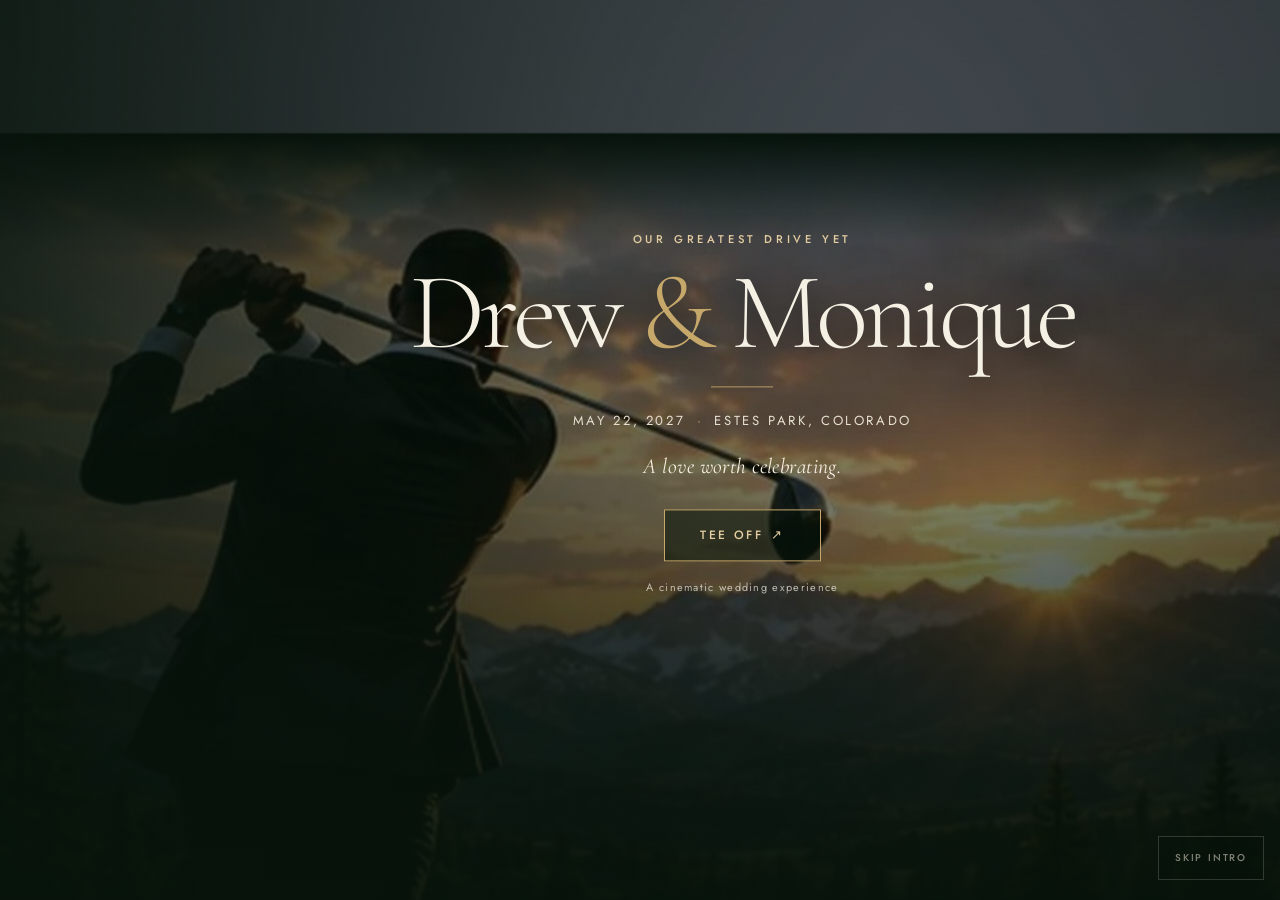
<file: mobile-preview.html>
<!doctype html> <html lang=en> <head> <meta charset=utf-8> <meta name=viewport content="width=device-width,initial-scale=1,viewport-fit=cover"> <meta name=theme-color content=#07140B> <title>Drew &amp; Monique — Tee Off</title> <meta name=description content="Tee off into our greatest adventure yet. May 22, 2027 · Estes Park, Colorado."> <meta property=og:type content=website> <meta property=og:title content="Drew &amp; Monique — Tee Off"> <meta property=og:description content="Tee off into our greatest adventure yet. May 22, 2027 · Estes Park, Colorado."> <meta property=og:image content=assets/og-card-1200.jpg> <meta property=og:image:width content=1200> <meta property=og:image:height content=630> <meta property=og:image:alt content="A tuxedoed golfer on an alpine course at golden hour, framed by the Rocky Mountains."> <meta name=twitter:card content=summary_large_image> <meta name=twitter:title content="Drew &amp; Monique — Tee Off"> <meta name=twitter:description content="Tee off into our greatest adventure yet. May 22, 2027 · Estes Park, Colorado."> <meta name=twitter:image content=assets/og-card-1200.jpg> <link rel=icon href="data:image/svg+xml,%3Csvg xmlns='http://www.w3.org/2000/svg' viewBox='0 0 64 64'%3E%3Crect width='64' height='64' fill='%2307140B'/%3E%3Ctext x='32' y='46' text-anchor='middle' font-family='Georgia,serif' font-size='42' fill='%23C7A86B'%3E%26%3C/text%3E%3C/svg%3E"> <link rel=preload as=font type=font/woff2 href=assets/fonts/cormorant-garamond-300.woff2 crossorigin> <link rel=preload as=font type=font/woff2 href=assets/fonts/jost-500.woff2 crossorigin> <link rel=preload as=image imagesrcset="assets/hero-desktop-1280.avif 1280w, assets/hero-desktop-1920.avif 1920w, assets/hero-desktop-2560.avif 2560w, assets/hero-desktop-3840.avif 3840w" imagesizes=100vw media="(min-width: 768px)" type=image/avif fetchpriority=high> <link rel=preload as=image imagesrcset="assets/hero-mobile-1080.avif 1080w, assets/hero-mobile-1440.avif 1440w, assets/hero-mobile-2160.avif 2160w" imagesizes=100vw media="(max-width: 767px)" type=image/avif fetchpriority=high> <style>:root{--forest-950: #07140B;--forest-900: #0B1A13;--forest-800: #10271D;--forest-700: #173529;--ink: #14271F;--ivory: #F5F0E4;--ivory-warm: #F7F0E2;--ivory-dim: #E6DFD0;--gold: #C7A86B;--gold-light: #E2CCA0;--gold-deep: #A8863F;--scrim-hero: linear-gradient(180deg, rgba(7,20,11,.28) 0%, rgba(7,20,11,.5) 52%, rgba(7,20,11,.9) 100%);--scrim-side: linear-gradient(90deg, rgba(7,20,11,.72) 0%, rgba(7,20,11,.2) 46%, rgba(7,20,11,0) 70%);--scrim-invite: linear-gradient(180deg, rgba(10,26,18,.42) 0%, rgba(10,26,18,.8) 100%);--ease-out-expo: cubic-bezier(.16, 1, .3, 1);--ease-shatter: cubic-bezier(.2, .8, .2, 1);--ease-soft: cubic-bezier(.4, 0, .2, 1);--content-max: 760px;--gutter: clamp(1.25rem, 5vw, 4rem);--radius: 0;--font-display: "Cormorant Garamond", Georgia, "Times New Roman", serif;--font-ui: "Jost", "Helvetica Neue", Arial, sans-serif;--impact-x: 62%;--impact-y: 38%;--ball-ox: -.3;--ball-oy: .09;--art-pos: center 42%;--shard-art: url(assets/hero-desktop-1920.webp)}@font-face{font-family:Cormorant Garamond;src:url(assets/fonts/cormorant-garamond-300.woff2) format("woff2");font-weight:300;font-style:normal;font-display:swap}@font-face{font-family:Cormorant Garamond;src:url(assets/fonts/cormorant-garamond-400-italic.woff2) format("woff2");font-weight:400;font-style:italic;font-display:swap}@font-face{font-family:Jost;src:url(assets/fonts/jost-400.woff2) format("woff2");font-weight:400;font-style:normal;font-display:swap}@font-face{font-family:Jost;src:url(assets/fonts/jost-500.woff2) format("woff2");font-weight:500;font-style:normal;font-display:swap}*,*:before,*:after{box-sizing:border-box}html,body{margin:0;width:100%;min-height:100%;overflow-x:hidden;background:var(--forest-950);color:var(--ivory);font-family:var(--font-ui);-webkit-font-smoothing:antialiased;text-rendering:optimizeLegibility;overscroll-behavior:none}body{min-height:100vh;min-height:100svh}::selection{background:var(--gold);color:var(--forest-950)}.sr-only{position:absolute!important;width:1px;height:1px;padding:0;margin:-1px;overflow:hidden;clip:rect(0 0 0 0);white-space:nowrap;border:0}.stage{position:relative;width:100%;height:100vh;height:100svh;min-height:100vh;min-height:100svh;overflow:hidden;isolation:isolate;background:var(--forest-950)}.eyebrow{margin:0;font-family:var(--font-ui);font-weight:500;font-size:.7rem;line-height:1.6;letter-spacing:.34em;text-transform:uppercase;color:var(--gold-light);text-wrap:balance}.meta{margin:0;font-family:var(--font-ui);font-weight:400;font-size:clamp(.72rem,1.4vw,.82rem);line-height:1.9;letter-spacing:.2em;text-transform:uppercase;color:var(--ivory-dim)}.dot{padding:0 .35em;color:var(--gold)}.tagline{margin:0;font-family:var(--font-display);font-weight:400;font-style:italic;font-size:clamp(1rem,2vw,1.35rem);line-height:1.5;letter-spacing:.02em;color:var(--ivory-warm)}.rule{width:62px;height:1px;margin:1.35rem auto;background:var(--gold);border:0;opacity:.85}.amp{color:var(--gold);font-style:normal}.btn{position:relative;display:inline-flex;align-items:center;justify-content:center;gap:.65em;min-height:52px;padding:1rem 2.2rem;border:1px solid var(--gold);border-radius:var(--radius);background:#07140b8c;color:var(--gold-light);font-family:var(--font-ui);font-weight:500;font-size:.75rem;line-height:1;letter-spacing:.2em;text-transform:uppercase;text-decoration:none;cursor:pointer;overflow:hidden;transition:background .25s var(--ease-soft),color .25s var(--ease-soft),transform .25s var(--ease-soft)}.btn:hover{background:var(--gold);color:var(--forest-950)}.btn:active{transform:translateY(1px)}.btn:focus-visible,.skip:focus-visible,.replay:focus-visible{outline:2px solid var(--gold-light);outline-offset:4px}.btn span[aria-hidden=true]{font-size:1.05em;line-height:0}.hero{position:absolute;inset:0;z-index:2;overflow:hidden;background:var(--forest-950);transition:opacity .4s var(--ease-soft),visibility 0s}.hero-art{position:absolute;inset:0;z-index:1;transform-origin:var(--impact-x) var(--impact-y);will-change:transform}.hero-art picture,.hero-art img{display:block;width:100%;height:100%}.hero-art img{object-fit:cover;object-position:var(--art-pos)}.scrim{position:absolute;inset:0;pointer-events:none}.scrim-side{z-index:2;background:var(--scrim-side)}.scrim-hero{z-index:3;background:var(--scrim-hero)}.vignette{position:absolute;inset:0;z-index:2;pointer-events:none;background:radial-gradient(ellipse at 55% 46%,#030a0600 30%,#030a069e);opacity:.72}.grain{position:absolute;inset:0;z-index:4;pointer-events:none;background-image:url(assets/grain-256.png);background-size:256px 256px;opacity:.06;mix-blend-mode:overlay}.hero-copy{position:absolute;left:50%;top:46%;z-index:5;width:min(92vw,var(--content-max));padding:0 1rem;text-align:center;transform:translate(-50%,-50%)}.hero-copy-inner{text-shadow:0 4px 30px rgba(0,0,0,.55)}h1{margin:.7rem 0 0;font-family:var(--font-display);font-weight:300;font-size:clamp(3rem,9vw,6.8rem);line-height:.96;letter-spacing:-.045em;color:var(--ivory);text-wrap:balance}.hero .meta{margin-top:0}.hero .tagline{margin-top:1rem}.hero .btn{margin-top:1.7rem}.small-note{margin:1.1rem 0 0;font-family:var(--font-ui);font-weight:400;font-size:.68rem;line-height:1.6;letter-spacing:.12em;color:#f5f0e4b8}.skip{position:absolute;right:max(1rem,env(safe-area-inset-right));bottom:max(1.25rem,env(safe-area-inset-bottom));z-index:10;min-width:44px;min-height:44px;padding:.7rem 1rem;border:1px solid rgba(245,240,228,.32);border-radius:var(--radius);background:#07140b6b;color:var(--ivory-dim);font-family:var(--font-ui);font-weight:500;font-size:.62rem;line-height:1;letter-spacing:.18em;text-transform:uppercase;cursor:pointer;transition:opacity .2s var(--ease-soft),border-color .2s var(--ease-soft),color .2s var(--ease-soft)}.skip:hover{border-color:var(--gold);color:var(--gold-light)}.skip[aria-disabled=true]{opacity:.55;cursor:default}.ball{position:absolute;left:var(--impact-x);top:var(--impact-y);z-index:6;width:clamp(56px,8vw,120px);aspect-ratio:1;margin:0;transform:translate(-50%,-50%);pointer-events:none}.ball-arc,.ball-spin,.ball-body{display:block;width:100%;height:100%}.ball-spin{transform-origin:50% 50%;filter:drop-shadow(0 0 14px rgba(255,230,180,.28))}.ball-body{transform-origin:50% 50%;opacity:0;filter:blur(0)}.ball picture,.ball img{display:block;width:100%;height:100%;object-fit:contain}.streak{position:absolute;top:50%;right:82%;width:150%;height:2px;background:linear-gradient(90deg,#fff0,#fff8e6bf,#fff0);border-radius:99px;filter:blur(2px);opacity:0;transform-origin:100% 50%}.streak.s1{transform:rotate(-12deg) translateY(-10%)}.streak.s2{transform:rotate(-18deg) translateY(40%);width:120%;--sd:70ms}.streak.s3{transform:rotate(-7deg) translateY(-55%);width:95%;--sd:140ms}.dust{position:absolute;left:32%;top:47%;z-index:5;width:clamp(48px,8vw,110px);aspect-ratio:1.8;border-radius:50%;background:radial-gradient(ellipse,#e2cca057,#e2cca01f 42%,#e2cca000 72%);opacity:0;pointer-events:none;transform:translate(-50%,-50%) scale(.4);filter:blur(3px)}.cracks{position:absolute;inset:0;z-index:7;width:100%;height:100%;opacity:0;pointer-events:none;mix-blend-mode:screen;filter:drop-shadow(0 0 3px rgba(255,245,220,.45))}.cracks-mobile{display:none}.cracks path{fill:none;stroke-linecap:round;stroke-linejoin:round;stroke-dasharray:1;stroke-dashoffset:1}.cracks .w1{stroke-width:1.1}.cracks .w2{stroke-width:1.7}.cracks .w3{stroke-width:2.4}.shard-field{position:absolute;inset:0;z-index:8;display:none;visibility:hidden;pointer-events:none;overflow:hidden}.shard{position:absolute;inset:0;background-image:var(--shard-art);background-size:cover;background-position:var(--art-pos)}.flash{position:absolute;inset:0;z-index:9;pointer-events:none;opacity:0;background:radial-gradient(circle at var(--impact-x) var(--impact-y),rgba(255,252,240,.98) 0%,rgba(255,244,214,.75) 16%,rgba(255,244,214,.28) 38%,rgba(255,244,214,0) 68%)}.invite{position:absolute;inset:0;z-index:1;display:grid;place-items:center;overflow:hidden;padding:clamp(1.5rem,6vw,4rem);padding-bottom:max(clamp(1.5rem,6vw,4rem),env(safe-area-inset-bottom));background:var(--forest-950)}.invite-backdrop{position:absolute;inset:0;z-index:0}.invite-backdrop picture,.invite-backdrop img{display:block;width:100%;height:100%}.invite-backdrop img{object-fit:cover;object-position:center;transform:scale(1.04);will-change:transform}.invite-scrim{position:absolute;inset:0;z-index:1;pointer-events:none;background:var(--scrim-invite)}.invite-scrim:before{content:"";position:absolute;inset:0;background:radial-gradient(ellipse at 50% 48%,#07140b70,#07140b2e 46%,#07140b00 76%)}.invite-grain{z-index:2;opacity:.07}.invite-frame{position:absolute;inset:clamp(10px,1.6vw,18px);z-index:3;border:1px solid var(--gold);pointer-events:none;opacity:0}.invite-content{position:relative;z-index:4;width:100%;max-width:700px;margin:0 auto;text-align:center;text-shadow:0 3px 25px rgba(0,0,0,.5)}h2{margin:.8rem 0 0;font-family:var(--font-display);font-weight:300;font-size:clamp(2.8rem,8vw,6rem);line-height:.96;letter-spacing:-.03em;color:var(--ivory);text-wrap:balance}h2:focus{outline:none}.invite .meta{margin-top:0}.invite .tagline{margin-top:1rem}.invite .btn{margin-top:1.8rem}.invite .line{display:inline}.replay{display:flex;align-items:center;justify-content:center;min-height:44px;margin:.9rem auto 0;padding:.5rem .75rem;border:0;border-bottom:1px solid rgba(245,240,228,.28);border-radius:0;background:transparent;color:#f5f0e4c7;font-family:var(--font-ui);font-weight:400;font-size:.66rem;line-height:1;letter-spacing:.16em;text-transform:uppercase;cursor:pointer;transition:color .2s var(--ease-soft),border-color .2s var(--ease-soft)}.replay:hover{color:var(--gold-light);border-color:var(--gold)}.guard{max-width:30rem;margin:1rem auto 0;padding:.75rem 1rem;border:1px solid rgba(199,168,107,.45);background:#07140bb3;color:var(--gold-light);font-family:var(--font-ui);font-size:.7rem;line-height:1.6;letter-spacing:.06em;text-align:center;text-shadow:none}.guard:focus{outline:none}[hidden]{display:none!important}.invite .reveal{opacity:0;transform:translateY(10px)}.is-playing .invite .reveal{animation:inviteUp .42s var(--ease-out-expo) var(--d, 2.15s) both}.is-playing .invite-backdrop img{animation:inviteSettle .45s var(--ease-out-expo) 2.05s both}.is-playing .invite-frame{animation:frameIn .45s var(--ease-soft) 2.05s both}.is-playing .hero-copy-inner{animation:copyOut .22s var(--ease-soft) both}.is-playing .hero-art{animation:cameraPush 1.4s var(--ease-out-expo) both}.is-playing .vignette{animation:vignetteIn 1.4s var(--ease-out-expo) both}.is-playing .ball{animation:ballTravel 1.18s cubic-bezier(.35,.05,.66,.4) .12s both}.is-playing .ball-arc{animation:ballArc 1.18s cubic-bezier(.37,0,.63,1) .12s both}.is-playing .ball-spin{animation:ballSpin 1.25s linear .12s both}.is-playing .ball-body{animation:ballSurface 1.25s linear .12s both}.is-playing .streak{animation:streak 1.05s linear calc(.2s + var(--sd, 0ms)) both}.is-playing .dust{animation:dustPuff .42s var(--ease-soft) .12s both}.is-playing .cracks{animation:cracksShow .08s linear 1.3s both}.is-playing .cracks path{animation:crackDraw var(--t, .16s) linear calc(1.3s + var(--d, 0ms)) both}.is-playing .flash{animation:flash .22s linear 1.25s both}.is-playing .shard-field{display:block}.is-shatter .shard-field{visibility:visible}.is-playing .shard{animation:shatterShard var(--dur, 1.15s) var(--ease-shatter) calc(1.45s + var(--delay, 0ms)) both}.is-playing #teeOff{pointer-events:none}.is-playing #teeOff:after{animation:ripple .55s var(--ease-out-expo) both}#teeOff:after{content:"";position:absolute;inset:-60%;background:radial-gradient(circle,#e2cca08c,#e2cca026 38%,#e2cca000 66%);opacity:0;transform:scale(.2);pointer-events:none}.is-impact .hero{animation:shake .16s linear 1.25s both}.is-impact .hero-art img{animation:chroma .14s linear 1.25s both}.is-shatter .hero-art,.is-shatter .hero-copy-inner{visibility:hidden}.is-shatter .hero{background:transparent}.is-shatter .vignette,.is-shatter .scrim,.is-shatter .grain{opacity:0;transition:opacity .28s var(--ease-soft)}.is-shatter .vignette{animation:none}.is-shatter .cracks{animation:crackOut .38s linear .08s both}.is-revealed .hero{opacity:0;visibility:hidden;transition:opacity .4s var(--ease-soft),visibility 0s .4s}.is-revealed .skip{opacity:0;pointer-events:none}.is-revealed .invite .reveal{animation:none!important;opacity:1;transform:none}.is-revealed .invite-frame{opacity:1}.is-revealed .invite-backdrop img{transform:none}.is-instant .hero,.is-instant .invite-backdrop img,.is-instant .invite .reveal{transition:none!important;animation:none!important}.is-instant .invite .reveal{opacity:1;transform:none}.is-reduced-intro .hero{transition:opacity .2s linear,visibility 0s .2s!important}.is-done .cracks,.is-done .shard-field{display:none}.is-skipping .hero-art{animation:none;transform:scale(1.04) translateY(-4px)}@keyframes copyOut{to{opacity:0;transform:translateY(-8px)}}@keyframes cameraPush{0%{transform:scale(1) translateY(0)}to{transform:scale(1.06) translateY(-6px)}}@keyframes vignetteIn{0%{opacity:.72}to{opacity:.86}}@keyframes ballTravel{0%{transform:translate(-50%,-50%) translate3d(calc(var(--ball-ox) * 100vw),calc(var(--ball-oy) * 100vh),0)}to{transform:translate(-50%,-50%) translate3d(0,0,0)}}@keyframes ballArc{0%,to{transform:translate3d(0,0,0)}54%{transform:translate3d(0,-1.3vh,0)}}@keyframes ballSpin{0%{transform:rotate(-7deg) scale(.035);animation-timing-function:cubic-bezier(.35,.05,.66,.4)}94.5%{transform:rotate(7deg) scale(1);animation-timing-function:linear}96%{transform:rotate(7deg) scale(1.06)}98.5%{transform:rotate(7deg) scale(1.12)}to{transform:rotate(7deg) scale(1.16)}}@keyframes ballSurface{0%{opacity:0;filter:blur(4.5px)}6%{opacity:1;filter:blur(4.2px)}18%{filter:blur(3.6px)}30%{filter:blur(2.9px)}42%{filter:blur(2.2px)}54%{filter:blur(1.5px)}66%{filter:blur(1.05px)}76%{filter:blur(.7px)}84%{filter:blur(.45px)}90%{filter:blur(.24px)}93%{filter:blur(.1px)}94.5%,98%{opacity:1;filter:blur(0)}to{opacity:0;filter:blur(0)}}@keyframes streak{0%,28%{opacity:0;scale:.4 1}44%{opacity:.25;scale:.62 1}62%{opacity:.55;scale:1 1}78%{opacity:.8;scale:1.45 1}88%{opacity:.42;scale:1.7 1}to{opacity:0;scale:2 1}}@keyframes dustPuff{0%{opacity:0;transform:translate(-50%,-50%) scale(.4)}35%{opacity:.75}to{opacity:0;transform:translate(-50%,-50%) scale(1.25)}}@keyframes cracksShow{to{opacity:1}}@keyframes crackDraw{to{stroke-dashoffset:0}}@keyframes flash{0%{opacity:0}18%{opacity:.85}62%{opacity:.25}to{opacity:0}}@keyframes crackOut{0%{opacity:1}to{opacity:0}}@keyframes shatterShard{0%{transform:translateZ(0) rotate(0) scale(1);opacity:1}18%{opacity:1}to{transform:translate3d(calc(var(--dx) * 100vw),calc(var(--dy) * 100vh),0) rotate(var(--rot)) scale(var(--scale));opacity:0}}@keyframes shake{0%,to{transform:translateZ(0)}20%{transform:translate3d(-3px,1px,0)}40%{transform:translate3d(3px,-1px,0)}60%{transform:translate3d(-2px,0,0)}80%{transform:translate3d(2px,0,0)}}@keyframes chroma{0%,to{filter:none}28%{filter:drop-shadow(2px 0 rgba(255,70,70,.42)) drop-shadow(-2px 0 rgba(70,255,255,.42))}62%{filter:drop-shadow(1px 0 rgba(255,70,70,.3)) drop-shadow(-1px 0 rgba(70,255,255,.3))}}@keyframes ripple{0%{opacity:.8;transform:scale(.2)}to{opacity:0;transform:scale(1.8)}}@keyframes inviteSettle{0%{transform:scale(1.04)}to{transform:scale(1)}}@keyframes frameIn{0%{opacity:0}to{opacity:1}}@keyframes inviteUp{0%{opacity:0;transform:translateY(10px)}to{opacity:1;transform:translateY(0)}}@media(min-width:1024px){.hero-copy{left:58%}}@media(max-width:767px){:root{--impact-x: 52%;--impact-y: 36%;--ball-ox: -.24;--ball-oy: .08;--art-pos: center 42%;--shard-art: url(assets/hero-mobile-1080.webp)}.hero-copy{top:38%}.hero-copy-inner{padding-bottom:0}.cracks-desktop{display:none}.cracks-mobile,.invite .line{display:block}.invite .line+.line{margin-top:.05em}.skip{right:max(.85rem,env(safe-area-inset-right))}.ball{width:clamp(46px,12vw,86px)}.dust{left:28%;top:44%}}@media(max-width:380px){h1{font-size:2.9rem}.meta{letter-spacing:.12em}.hero .btn,.invite .btn{width:100%;padding-left:1rem;padding-right:1rem}.hero-copy{width:94vw}.invite{padding-left:1.25rem;padding-right:1.25rem}}@media(max-width:767px)and (max-height:700px){.hero-copy{top:35%}h1{font-size:clamp(2.6rem,11vw,4rem)}.hero .btn{margin-top:1.2rem}.small-note{margin-top:.7rem}}@media(min-width:1440px){.hero-art img,.shard{object-position:center 42%;background-position:center 42%}}@media(hover:none){.btn:hover{background:#07140b8c;color:var(--gold-light)}.skip:hover{border-color:#f5f0e452;color:var(--ivory-dim)}}@media(prefers-reduced-motion:reduce){.skip{display:none!important}.hero{transition-duration:.2s}.is-playing .invite .reveal,.is-playing .invite-backdrop img,.is-playing .invite-frame{animation:none!important;opacity:1;transform:none}}
</style> </head> <body> <noscript> <style> .hero { display: none !important; }
    .invite { position: relative; min-height: 100vh; min-height: 100svh; }
    .invite .reveal { opacity: 1 !important; transform: none !important; animation: none !important; }
    .invite-frame { opacity: 1 !important; }
    .guard { display: none !important; } </style> </noscript> <main class=stage id=stage> <section class=hero id=hero aria-label="Drew and Monique wedding intro"> <div class=hero-art id=heroArt> <img src="assets/hero-mobile-test.jpg" alt="" aria-hidden=true fetchpriority=high width=1080 height=1920> </div> <div class=vignette aria-hidden=true></div> <div class="scrim scrim-side" aria-hidden=true></div> <div class="scrim scrim-hero" aria-hidden=true></div> <div class=grain aria-hidden=true></div> <div class=hero-copy> <div class=hero-copy-inner id=heroCopy> <p class=eyebrow>Our greatest drive yet</p> <h1>Drew <span class=amp>&amp;</span> Monique</h1> <div class=rule aria-hidden=true></div> <p class=meta>May 22, 2027 <span class=dot>·</span> Estes Park, Colorado</p> <p class=tagline>A love worth celebrating.</p> <button class=btn id=teeOff type=button>Tee Off <span aria-hidden=true>↗</span></button> <p class=small-note>A cinematic wedding experience</p> </div> </div> <div class=ball id=ball aria-hidden=true><span class=ball-arc><span class=ball-spin><span class=ball-body> <span class="streak s1"></span><span class="streak s2"></span><span class="streak s3"></span> <picture> <source type=image/webp srcset="assets/ball-800.webp 800w, assets/ball-1600.webp 1600w" sizes="(max-width: 767px) 86px, 120px"> <img src=assets/ball-800.png alt="" width=800 height=800 decoding=async fetchpriority=low> </picture> </span></span></span></div> <div class=dust aria-hidden=true></div> <svg class=cracks viewBox="0 0 1000 1000" preserveAspectRatio=none aria-hidden=true> <g class=cracks-desktop><g class=primary stroke=#fff8ea opacity=.94><path class=w3 d="M620 380 L708 414 L814 445 L917 476 L1010 517 L1085 555 L1128 580" style=--d:18ms;--t:147ms /><path class=w2 d="M620 380 L714 531 L781 632 L856 748 L942 844 L1107 977" style=--d:9ms;--t:143ms /><path class=w3 d="M620 380 L616 477 L603 542 L586 616 L573 702 L565 769 L544 847" style=--d:39ms;--t:185ms /><path class=w3 d="M620 380 L520 501 L452 591 L355 708 L297 805 L225 953 L176 1027" style=--d:52ms;--t:157ms /><path class=w3 d="M620 380 L512 382 L423 391 L312 384 L239 391 L120 396" style=--d:26ms;--t:167ms /><path class=w3 d="M620 380 L513 226 L418 31 L333 -189 L255 -372" style=--d:56ms;--t:205ms /><path class=w2 d="M620 380 L604 310 L594 229 L596 141 L583 57 L575 -35 L576 -130" style=--d:33ms;--t:196ms /><path class=w2 d="M620 380 L718 321 L825 274 L1012 186 L1155 122" style=--d:58ms;--t:157ms /></g><g class=secondary stroke=#f3e6c8 opacity=.8><path class=w1 d="M814 445 L917 383 L1003 298" style=--d:43ms;--t:112ms /><path class=w2 d="M917 476 L936 497 L954 518 L976 536" style=--d:28ms;--t:157ms /><path class=w2 d="M1010 517 L1035 622 L1047 729" style=--d:47ms;--t:156ms /><path class=w2 d="M1085 555 L1105 593 L1133 627" style=--d:52ms;--t:140ms /><path class=w2 d="M781 632 L764 728 L743 823" style=--d:44ms;--t:173ms /><path class=w1 d="M856 748 L831 805 L806 862" style=--d:23ms;--t:160ms /><path class=w1 d="M942 844 L940 927 L930 1011" style=--d:26ms;--t:146ms /><path class=w1 d="M603 542 L630 595 L667 641" style=--d:27ms;--t:144ms /><path class=w1 d="M586 616 L599 653 L617 687 L628 725" style=--d:54ms;--t:143ms /><path class=w1 d="M573 702 L551 742 L528 782 L502 820" style=--d:41ms;--t:147ms /><path class=w2 d="M565 769 L619 815 L679 854" style=--d:56ms;--t:174ms /><path class=w2 d="M452 591 L463 672 L491 750 L536 820" style=--d:61ms;--t:147ms /><path class=w2 d="M355 708 L336 785 L314 862 L292 938" style=--d:80ms;--t:184ms /><path class=w1 d="M297 805 L324 883 L332 965 L329 1047" style=--d:78ms;--t:169ms /></g><g class=chips stroke=#fffaf0 opacity=.7><path class=w1 d="M635 412 L639 422" style=--d:36ms;--t:166ms /><path class=w1 d="M667 382 L677 384" style=--d:30ms;--t:109ms /><path class=w1 d="M580 367 L574 364" style=--d:10ms;--t:96ms /><path class=w1 d="M567 411 L558 416" style=--d:27ms;--t:114ms /><path class=w2 d="M591 328 L577 315" style=--d:27ms;--t:167ms /><path class=w2 d="M673 360 L688 359" style=--d:44ms;--t:146ms /><path class=w1 d="M647 422 L654 431" style=--d:37ms;--t:127ms /><path class=w2 d="M598 356 L588 339" style=--d:49ms;--t:144ms /><path class=w2 d="M560 383 L542 384" style=--d:48ms;--t:105ms /><path class=w2 d="M662 359 L668 357" style=--d:33ms;--t:150ms /><path class=w1 d="M565 412 L560 416" style=--d:9ms;--t:111ms /><path class=w1 d="M641 325 L641 317" style=--d:35ms;--t:118ms /><path class=w1 d="M597 376 L585 373" style=--d:36ms;--t:111ms /><path class=w1 d="M593 384 L574 392" style=--d:5ms;--t:158ms /><path class=w1 d="M631 315 L638 299" style=--d:14ms;--t:120ms /><path class=w2 d="M569 387 L561 389" style=--d:15ms;--t:140ms /><path class=w2 d="M579 418 L571 425" style=--d:15ms;--t:120ms /><path class=w1 d="M642 374 L667 375" style=--d:18ms;--t:141ms /><path class=w1 d="M636 422 L641 427" style=--d:23ms;--t:166ms /><path class=w1 d="M611 422 L604 445" style=--d:48ms;--t:123ms /></g></g><g class=cracks-mobile><g class=primary stroke=#fff8ea opacity=.94><path class=w3 d="M520 360 L706 380 L899 370 L1055 365 L1159 372" style=--d:4ms;--t:132ms /><path class=w3 d="M520 360 L635 434 L746 488 L848 526 L978 599 L1185 692" style=--d:53ms;--t:209ms /><path class=w2 d="M520 360 L524 464 L520 539 L508 651 L502 722 L504 819 L494 915" style=--d:53ms;--t:220ms /><path class=w3 d="M520 360 L463 427 L412 491 L367 555 L331 616 L307 674 L270 740" style=--d:5ms;--t:207ms /><path class=w3 d="M520 360 L328 377 L125 387 L-2 381 L-171 344" style=--d:68ms;--t:176ms /><path class=w3 d="M520 360 L460 277 L402 208 L333 135 L289 89 L231 42 L133 -22" style=--d:29ms;--t:149ms /><path class=w2 d="M520 360 L479 204 L440 62 L417 -128 L408 -245 L418 -504" style=--d:22ms;--t:142ms /><path class=w2 d="M520 360 L668 238 L809 152 L914 100 L1006 44 L1173 -41" style=--d:61ms;--t:195ms /></g><g class=secondary stroke=#f3e6c8 opacity=.8><path class=w3 d="M899 370 L928 405 L962 435" style=--d:46ms;--t:141ms /><path class=w2 d="M1055 365 L1103 335 L1155 312 L1205 283" style=--d:66ms;--t:170ms /><path class=w2 d="M746 488 L793 535 L846 574 L892 622" style=--d:25ms;--t:180ms /><path class=w2 d="M848 526 L910 598 L985 656" style=--d:64ms;--t:155ms /><path class=w2 d="M978 599 L1006 696 L1052 786" style=--d:80ms;--t:131ms /><path class=w2 d="M520 539 L607 627 L689 721" style=--d:48ms;--t:111ms /><path class=w3 d="M508 651 L458 705 L406 757 L342 795" style=--d:78ms;--t:113ms /><path class=w2 d="M502 722 L399 785 L297 847" style=--d:18ms;--t:115ms /><path class=w1 d="M504 819 L527 851 L551 881 L569 915" style=--d:80ms;--t:150ms /><path class=w1 d="M412 491 L358 483 L306 466 L252 458" style=--d:80ms;--t:153ms /><path class=w1 d="M367 555 L289 548 L212 535 L134 530" style=--d:80ms;--t:112ms /><path class=w1 d="M331 616 L338 701 L360 784" style=--d:45ms;--t:127ms /><path class=w2 d="M307 674 L219 711 L128 735" style=--d:44ms;--t:138ms /><path class=w1 d="M125 387 L71 433 L29 491" style=--d:47ms;--t:125ms /></g><g class=chips stroke=#fffaf0 opacity=.7><path class=w1 d="M580 356 L592 359" style=--d:5ms;--t:137ms /><path class=w1 d="M505 353 L482 345" style=--d:19ms;--t:127ms /><path class=w3 d="M475 331 L459 311" style=--d:0ms;--t:113ms /><path class=w2 d="M537 339 L541 332" style=--d:16ms;--t:165ms /><path class=w3 d="M477 383 L456 394" style=--d:32ms;--t:119ms /><path class=w1 d="M474 402 L469 410" style=--d:4ms;--t:162ms /><path class=w2 d="M474 378 L454 391" style=--d:4ms;--t:127ms /><path class=w2 d="M553 374 L575 380" style=--d:29ms;--t:115ms /><path class=w1 d="M573 355 L593 355" style=--d:24ms;--t:168ms /><path class=w1 d="M531 330 L533 321" style=--d:38ms;--t:128ms /><path class=w2 d="M561 367 L580 369" style=--d:25ms;--t:169ms /><path class=w1 d="M503 368 L482 379" style=--d:35ms;--t:102ms /><path class=w1 d="M531 327 L533 318" style=--d:12ms;--t:128ms /><path class=w2 d="M551 355 L565 349" style=--d:4ms;--t:157ms /><path class=w2 d="M494 333 L479 319" style=--d:49ms;--t:101ms /><path class=w1 d="M539 308 L546 285" style=--d:26ms;--t:123ms /><path class=w2 d="M549 406 L552 411" style=--d:22ms;--t:150ms /><path class=w2 d="M478 356 L471 353" style=--d:45ms;--t:118ms /><path class=w1 d="M518 425 L515 434" style=--d:9ms;--t:167ms /><path class=w1 d="M541 302 L548 293" style=--d:16ms;--t:169ms /></g></g> </svg> <div class=shard-field id=shardField aria-hidden=true></div> <div class=flash aria-hidden=true></div> <button class=skip id=skip type=button aria-label="Skip the intro animation" aria-disabled=true>Skip intro</button> </section> <section class=invite id=invite aria-labelledby=inviteHeading> <div class=invite-backdrop id=inviteBackdrop> <picture> <source type=image/avif srcset="assets/invite-backdrop-1920.avif 1920w, assets/invite-backdrop-2560.avif 2560w, assets/invite-backdrop-3840.avif 3840w" sizes=100vw> <source type=image/webp srcset="assets/invite-backdrop-1920.webp 1920w, assets/invite-backdrop-2560.webp 2560w, assets/invite-backdrop-3840.webp 3840w" sizes=100vw> <img src=assets/invite-backdrop-1920.jpg srcset="assets/invite-backdrop-1920.jpg 1920w, assets/invite-backdrop-2560.jpg 2560w, assets/invite-backdrop-3840.jpg 3840w" sizes=100vw alt="" aria-hidden=true loading=eager fetchpriority=low decoding=async width=3840 height=2160> </picture> </div> <div class=invite-scrim aria-hidden=true></div> <div class="grain invite-grain" aria-hidden=true></div> <div class=invite-frame aria-hidden=true></div> <div class=invite-content> <p class="eyebrow reveal" style=--d:2150ms>Together is a beautiful place to be</p> <h2 id=inviteHeading class=reveal tabindex=-1 style=--d:2220ms><span class=line>Drew <span class=amp>&amp;</span></span> <span class=line>Monique</span></h2> <div class="rule reveal" aria-hidden=true style=--d:2290ms></div> <p class="meta reveal" style=--d:2360ms>May 22, 2027 <span class=dot>·</span> Estes Park, Colorado</p> <p class="tagline reveal" style=--d:2430ms>A love worth celebrating.</p> <a id=enter class="btn reveal" style=--d:2500ms href=https://www.minted.com/wedding-websites/REPLACE-ME target=_self rel=noopener aria-label="Enter our wedding site on Minted" data-cta=enter-minted>Enter Our Wedding <span aria-hidden=true>↗</span></a> <p class=guard id=guard role=alert tabindex=-1 hidden>Our wedding site isn’t linked yet. Add the Minted URL to MINTED_URL.</p> <button class="replay reveal" id=replay type=button style=--d:2570ms>Replay intro</button> </div> </section> <div class=sr-only id=live role=status aria-live=polite></div> </main> <script>(()=>{"use strict";var T;const _="https://www.minted.com/wedding-websites/REPLACE-ME",w={desktop:[[[[66.01,31.26],[64.96,42.9],[57.14,44.96],[59.33,33.3]],-.06,.02,19,.89,9,951],[[[67.7,48.25],[64.96,42.9],[66.01,31.26],[67.24,28.88],[71.53,30.87],[73.91,46.02]],.08,.06,9,.94,14,1270],[[[56.12,46.54],[57.14,44.96],[64.96,42.9],[67.7,48.25],[64.64,59.84],[55.8,49.26]],.03,.13,28,.88,12,955],[[[55.6,24.17],[59.33,33.3],[57.14,44.96],[56.12,46.54],[47.17,28.51],[49.8,22.3]],-.1,-.13,-4,.8,14,1028],[[[67.24,28.88],[66.01,31.26],[59.33,33.3],[55.6,24.17],[64.7,16.41]],-.05,-.14,-29,.99,10,1369],[[[77.75,49.94],[73.91,46.02],[71.53,30.87],[79.13,22.85],[83.86,45.22]],.21,-.07,-3,.84,13,983],[[[65.49,65.43],[64.64,59.84],[67.7,48.25],[73.91,46.02],[77.75,49.94],[75.46,65.9]],.06,.21,11,.91,19,1175],[[[49.83,59.41],[55.8,49.26],[64.64,59.84],[65.49,65.43],[59.44,80.37]],.03,.23,-58,1.03,23,1218],[[[47.17,28.51],[56.12,46.54],[55.8,49.26],[49.83,59.41],[43.94,59.22],[42.47,32.45]],-.1,.03,-2,.87,18,1014],[[[65.7,8.68],[64.7,16.41],[55.6,24.17],[49.8,22.3],[49.71,17.2],[54.12,8.21],[62.27,.08]],-.1,-.24,-59,.82,23,1182],[[[79.15,22.73],[79.13,22.85],[71.53,30.87],[67.24,28.88],[64.7,16.41],[65.7,8.68],[73.28,8.81]],.17,-.22,27,1.04,19,1276],[[[96.13,25.33],[92.94,37.24],[87.68,46.41],[83.86,45.22],[79.13,22.85],[79.15,22.73],[86.26,16.5]],.33,-.14,2,.94,33,1285],[[[80.41,79.09],[75.46,65.9],[77.75,49.94],[83.86,45.22],[87.68,46.41],[92.18,64.91],[82.29,80.25]],.11,.2,54,1.02,33,1012],[[[59.36,84.45],[59.44,80.37],[65.49,65.43],[75.46,65.9],[80.41,79.09],[71.27,87.65],[63.01,93],[60.35,87.44]],.11,.64,18,1.08,44,1147],[[[38.89,65.94],[43.94,59.22],[49.83,59.41],[59.44,80.37],[59.36,84.45],[43.45,86.69]],-.17,.32,-5,.97,42,1287],[[[42.47,32.45],[43.94,59.22],[38.89,65.94],[27.65,63.85],[31.76,27.22]],-.38,.2,-37,1.07,31,1078],[[[36.57,0],[40.16,0],[42.12,1.61],[49.71,17.2],[49.8,22.3],[47.17,28.51],[42.47,32.45],[31.76,27.22],[31.64,26.95]],-.21,-.26,-31,.87,25,1233],[[[50.89,0],[62.27,0],[62.27,.08],[54.12,8.21]],-.11,-.27,-29,.9,32,1131],[[[62.27,0],[77.21,0],[73.28,8.81],[65.7,8.68],[62.27,.08]],.09,-.43,57,1.05,36,1360],[[[77.21,0],[85.81,0],[86.26,16.5],[79.15,22.73],[73.28,8.81]],.31,-.35,32,.81,29,1018],[[[100,22.24],[100,47.93],[92.94,37.24],[96.13,25.33]],.5,.01,-24,.99,36,1365],[[[100,67.91],[100,89.64],[83.19,83.71],[82.29,80.25],[92.18,64.91]],.38,.39,-8,.87,39,1156],[[[76.59,100],[63.49,100],[63.01,93],[71.27,87.65]],.15,.82,23,1.04,48,1004],[[[63.49,100],[51.12,100],[60.35,87.44],[63.01,93]],-.07,.63,21,.8,43,1225],[[[40,100],[22.42,100],[19.84,70.68],[27.65,63.85],[38.89,65.94],[43.45,86.69]],-.38,.54,-14,.95,42,1257],[[[31.64,26.95],[31.76,27.22],[27.65,63.85],[19.84,70.68],[15.93,67.08],[10.83,31],[17.26,21.95],[20.23,22.26]],-.38,.04,-42,.96,39,1080],[[[27.41,0],[36.57,0],[31.64,26.95],[20.23,22.26]],-.37,-.3,-14,1.09,41,1355],[[[40.16,0],[44.8,0],[42.12,1.61]],-.16,-.37,19,.81,41,1079],[[[87.02,0],[100,0],[100,7.63]],.45,-.53,8,.97,48,1368],[[[0,0],[15.53,0],[17.26,21.95],[10.83,31],[0,26.93]],-.78,-.29,-18,1.09,47,1182],[[[85.81,0],[87.02,0],[100,7.63],[100,22.24],[96.13,25.33],[86.26,16.5]],.33,-.3,39,1.03,36,1353],[[[22.42,100],[0,100],[0,73.07],[15.93,67.08],[19.84,70.68]],-.51,.39,8,1.05,54,969],[[[100,89.64],[100,100],[84.47,100],[83.19,83.71]],.26,.57,1,.98,55,1062],[[[44.8,0],[50.89,0],[54.12,8.21],[49.71,17.2],[42.12,1.61]],-.18,-.32,-51,1.05,27,1284],[[[51.12,100],[40,100],[43.45,86.69],[59.36,84.45],[60.35,87.44]],-.09,.61,-36,.92,52,1015],[[[10.83,31],[15.93,67.08],[0,73.07],[0,26.93]],-.52,.17,8,.84,50,1076],[[[100,47.93],[100,67.91],[92.18,64.91],[87.68,46.41],[92.94,37.24]],.53,.18,53,.88,36,1073],[[[15.53,0],[27.41,0],[20.23,22.26],[17.26,21.95]],-.57,-.42,20,.84,42,1190],[[[84.47,100],[76.59,100],[71.27,87.65],[80.41,79.09],[82.29,80.25],[83.19,83.71]],.28,.65,12,.82,44,1204]],mobile:[[[[59.9,28.3],[56.5,41.7],[41,36.5],[58.2,28.1]],-.05,.02,14,.96,7,951],[[[58.6,44.1],[56.5,41.7],[59.9,28.3],[66.4,27.8],[81,43],[77,46.2],[73.8,47.4]],.2,-.02,46,.79,14,1323],[[[33.4,37],[41,36.5],[56.5,41.7],[58.6,44.1],[42.9,48.6],[31.3,37.9]],-.11,.02,0,.78,16,1065],[[[58.2,28.1],[41,36.5],[33.4,37],[37.4,18.5],[37.6,18.5]],-.08,-.07,-35,1.08,17,1328],[[[100,21.6],[100,25.8],[86.3,41.5],[81,43],[66.4,27.8],[79,20.6],[88.1,19.9]],.26,-.12,-2,1.05,37,1059],[[[39,55.1],[42.9,48.6],[58.6,44.1],[73.8,47.4],[65.8,64.1]],.12,.21,-5,1.03,20,1066],[[[18.4,39.1],[31.3,37.9],[42.9,48.6],[39,55.1],[20.5,57.9],[16.4,45.7]],-.19,.19,3,.97,26,955],[[[37.4,18.5],[33.4,37],[31.3,37.9],[18.4,39.1],[11.6,35.4],[18.4,18.3],[27.7,15.8]],-.39,-.07,7,.96,26,1208],[[[79,20.6],[66.4,27.8],[59.9,28.3],[58.2,28.1],[37.6,18.5],[60.7,10.6]],.04,-.17,11,.98,25,1334],[[[100,25.8],[100,43.7],[86.3,41.5]],.5,-.06,20,1,35,1090],[[[100,56.6],[100,73.8],[71.4,74.8],[65.8,64.1],[73.8,47.4],[77,46.2]],.33,.25,50,1.1,38,1047],[[[20.5,57.9],[39,55.1],[65.8,64.1],[71.4,74.8],[65,78.6],[33.8,81.7],[4.5,71]],-.15,.56,-21,1.05,27,1290],[[[0,47.2],[0,35.1],[11.6,35.4],[18.4,39.1],[16.4,45.7]],-.6,.13,-19,.97,45,1297],[[[18.4,18.3],[11.6,35.4],[0,35.1],[0,16.7]],-.68,-.19,-35,1.06,44,1322],[[[26.5,0],[31,0],[61.2,8.9],[60.7,10.6],[37.6,18.5],[37.4,18.5],[27.7,15.8]],-.16,-.43,-58,.78,30,1062],[[[68.3,0],[81.2,0],[88.1,19.9],[79,20.6],[60.7,10.6],[61.2,8.9]],.31,-.39,-12,.89,29,1022],[[[0,0],[26.5,0],[27.7,15.8],[18.4,18.3],[0,16.7]],-.29,-.2,-49,.9,46,1108],[[[81.2,0],[100,0],[100,21.6],[88.1,19.9]],.56,-.32,48,1.06,39,983],[[[26.9,100],[0,100],[0,71.2],[4.5,71],[33.8,81.7]],-.54,.77,-25,.81,53,976],[[[100,73.8],[100,100],[73.1,100],[65,78.6],[71.4,74.8]],.23,.33,5,1.03,55,1374],[[[31,0],[68.3,0],[61.2,8.9]],.07,-.38,-2,1,35,1171],[[[73.1,100],[26.9,100],[33.8,81.7],[65,78.6]],-.04,.66,-56,.82,47,1019],[[[0,71.2],[0,47.2],[16.4,45.7],[20.5,57.9],[4.5,71]],-.4,.12,11,.92,38,1081],[[[100,43.7],[100,56.6],[77,46.2],[81,43],[86.3,41.5]],.57,.08,57,1.05,35,1009]]},s=document.getElementById("stage"),v=document.getElementById("hero"),p=document.getElementById("invite"),E=document.getElementById("inviteHeading"),b=document.getElementById("teeOff"),u=document.getElementById("skip"),D=document.getElementById("replay"),I=document.getElementById("enter"),L=document.getElementById("guard"),m=document.getElementById("shardField"),h=document.getElementById("live"),d=window.matchMedia("(prefers-reduced-motion: reduce)"),R=window.matchMedia("(min-width: 768px)"),y=[];let r=!1,o=!1,k=!1,A=0;const a=(e,t)=>{const l=window.setTimeout(e,t);return y.push(l),l},S=()=>{for(;y.length;)window.clearTimeout(y.pop());window.clearTimeout(A)},C=e=>{h.textContent="",window.setTimeout(()=>{h.textContent=e},30)},B=()=>{try{return window.sessionStorage.getItem("dm_intro_seen")==="1"}catch{return!1}},q=()=>{try{window.sessionStorage.setItem("dm_intro_seen","1")}catch{}},H=()=>{try{window.sessionStorage.removeItem("dm_intro_seen")}catch{}},c=(e,t)=>{t?(e.setAttribute("aria-hidden","true"),e.inert=!0):(e.removeAttribute("aria-hidden"),e.inert=!1)},M=()=>{if(k)return;k=!0;const e=document.createElement("link");e.rel="preconnect",e.href="https://www.minted.com";const t=document.createElement("link");t.rel="dns-prefetch",t.href="//minted.com",document.head.append(e,t)};function F(){const e=R.matches?w.desktop:w.mobile,t=document.createDocumentFragment();m.textContent="",e.forEach(l=>{const[g,z,G,J,K,Q,V]=l,n=document.createElement("div");n.className="shard",n.setAttribute("aria-hidden","true");const x=[];for(let f=0;f<g.length;f++)x.push(g[f][0]+"% "+g[f][1]+"%");n.style.clipPath="polygon("+x.join(",")+")",n.style.setProperty("--dx",z),n.style.setProperty("--dy",G),n.style.setProperty("--rot",J+"deg"),n.style.setProperty("--scale",K),n.style.setProperty("--delay",Q+"ms"),n.style.setProperty("--dur",V+"ms"),t.appendChild(n)}),m.appendChild(t)}function O(){r||(r=!0,o=!1,u.setAttribute("aria-disabled","true"),s.classList.remove("is-revealed","is-done","is-instant"),s.classList.add("is-playing"),F(),C("Playing the intro"),a(()=>{o=!0,u.setAttribute("aria-disabled","false")},300),a(()=>s.classList.add("is-impact"),1250),a(()=>s.classList.add("is-shatter"),1450),a(()=>i(!1,!1),2900))}function i(e,t){S(),r=!1,o=!1,t&&(s.classList.remove("is-playing","is-impact","is-shatter"),s.classList.add("is-instant")),e&&s.classList.add("is-skipping"),s.classList.add("is-revealed"),c(v,!0),c(p,!1),q(),M(),t||C("Invitation revealed"),t||a(()=>E.focus({preventScroll:!0}),e?420:30),A=window.setTimeout(()=>{s.classList.add("is-done"),m.textContent=""},t?0:e?420:80)}function N(){!r||!o||i(!0,!1)}function j(){S(),r=!1,o=!1,s.classList.remove("is-playing","is-impact","is-shatter","is-skipping","is-revealed","is-done","is-instant"),m.textContent="",u.setAttribute("aria-disabled","true"),c(v,!1),c(p,!0),h.textContent="",window.scrollTo(0,0),b.focus({preventScroll:!0})}function U(){H(),j(),d.matches&&(i(!0,!0),E.focus({preventScroll:!0}))}b.addEventListener("click",O),u.addEventListener("click",N),D.addEventListener("click",U),I.addEventListener("click",e=>{_.indexOf("REPLACE-ME")!==-1&&(e.preventDefault(),L.hidden=!1,I.setAttribute("aria-describedby","guard"),L.focus({preventScroll:!0}))}),window.addEventListener("pageshow",e=>{(e.persisted||B())&&i(!0,!0)}),c(p,!0),document.querySelectorAll(".cracks path").forEach(e=>e.setAttribute("pathLength","1"));const P=()=>{document.querySelectorAll(".ball img, .invite-backdrop img").forEach(e=>{e.decode&&e.decode().catch(()=>{})})};"requestIdleCallback"in window?requestIdleCallback(P,{timeout:1200}):setTimeout(P,300),B()?i(!0,!0):d.matches&&(s.classList.add("is-reduced-intro"),i(!0,!0)),(T=d.addEventListener)==null||T.call(d,"change",e=>{e.matches&&r&&i(!0,!0)})})();
</script> </body> </html>
</file>
<file: old/css/style.css>
.card{
    margin-right:20px!important;
    box-shadow:10px 5px 5px darkgray;
}

.navbar{
    --bs-navbar-padding-y: 0;
}

@keyframes scroll-in {
    from {
        opacity: 0;
        scale: 0.75;
    }
    to {
        opacity: 1;
        scale: 1;
    }
}
.u-animate-scroll-in {
    @starting-style {
        opacity: 0;
        scale: 0.75;
    }

    animation-name: scroll-in;
    animation-timing-function: linear;
    animation-timeline: view();
    animation-range: entry 10% cover 20%;
    animation-fill-mode: forwards;
}
/* The grid: Four equal columns that floats next to each other */
.column {
  float: left;
  width: 100px;
  padding: 10px;
}

/* Style the images inside the grid */
.column img {
  opacity: 0.8;
  cursor: pointer;
}

.column img:hover {
  opacity: 1;
}

/* Clear floats after the columns */
.row:after {
  content: "";
  display: table;
  clear: both;
}

/* The expanding image container (positioning is needed to position the close button and the text) */
.piccontainer {
  position: relative;
  display: none;
  text-align:center;
}

/* Expanding image text */
#imgtext {
  position: absolute;
  /*bottom: 15px;*/
  left: 15px;
  color: white;
  font-size: 20px;
}

/* Closable button inside the image */
.closebtn {
  position: absolute;
  top: 10px;
  right: 15px;
  color: white;
  font-size: 35px;
  cursor: pointer;
}
.galleryImg{
width:75px;
}
</file>
